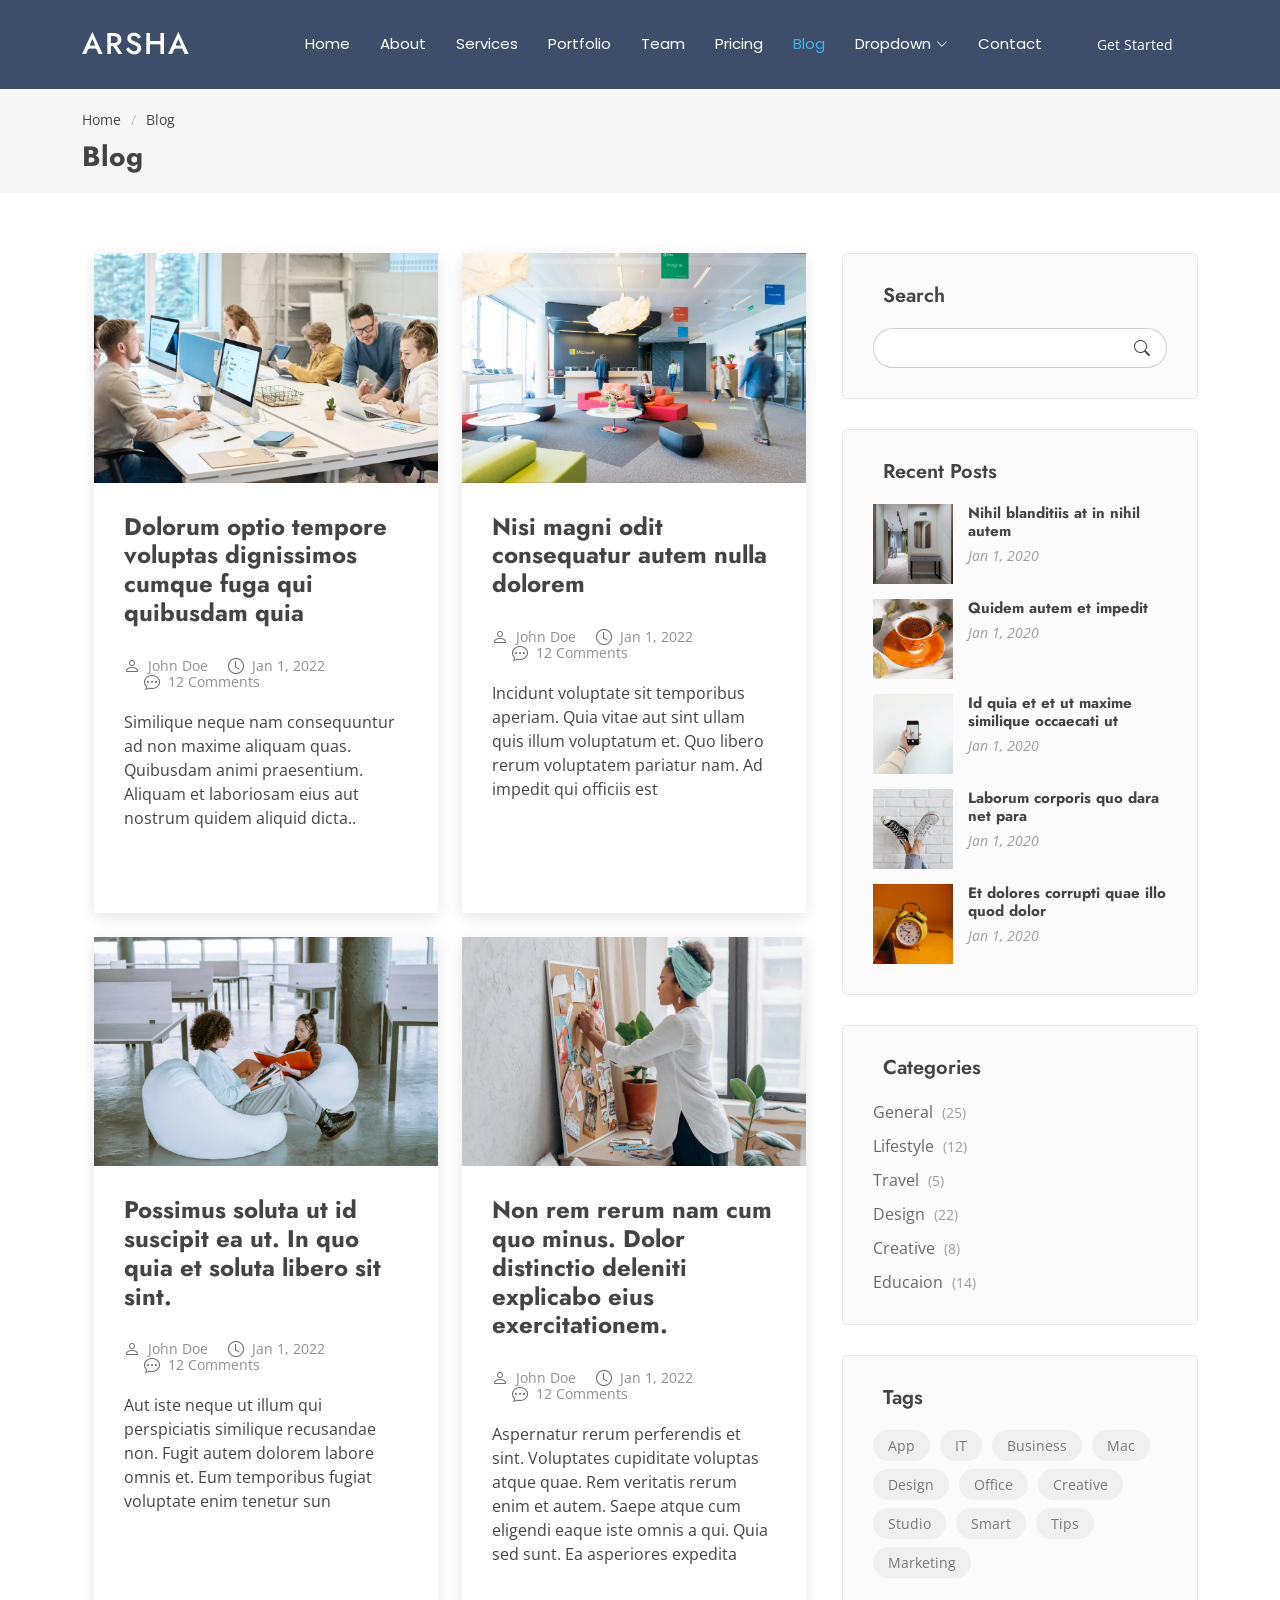
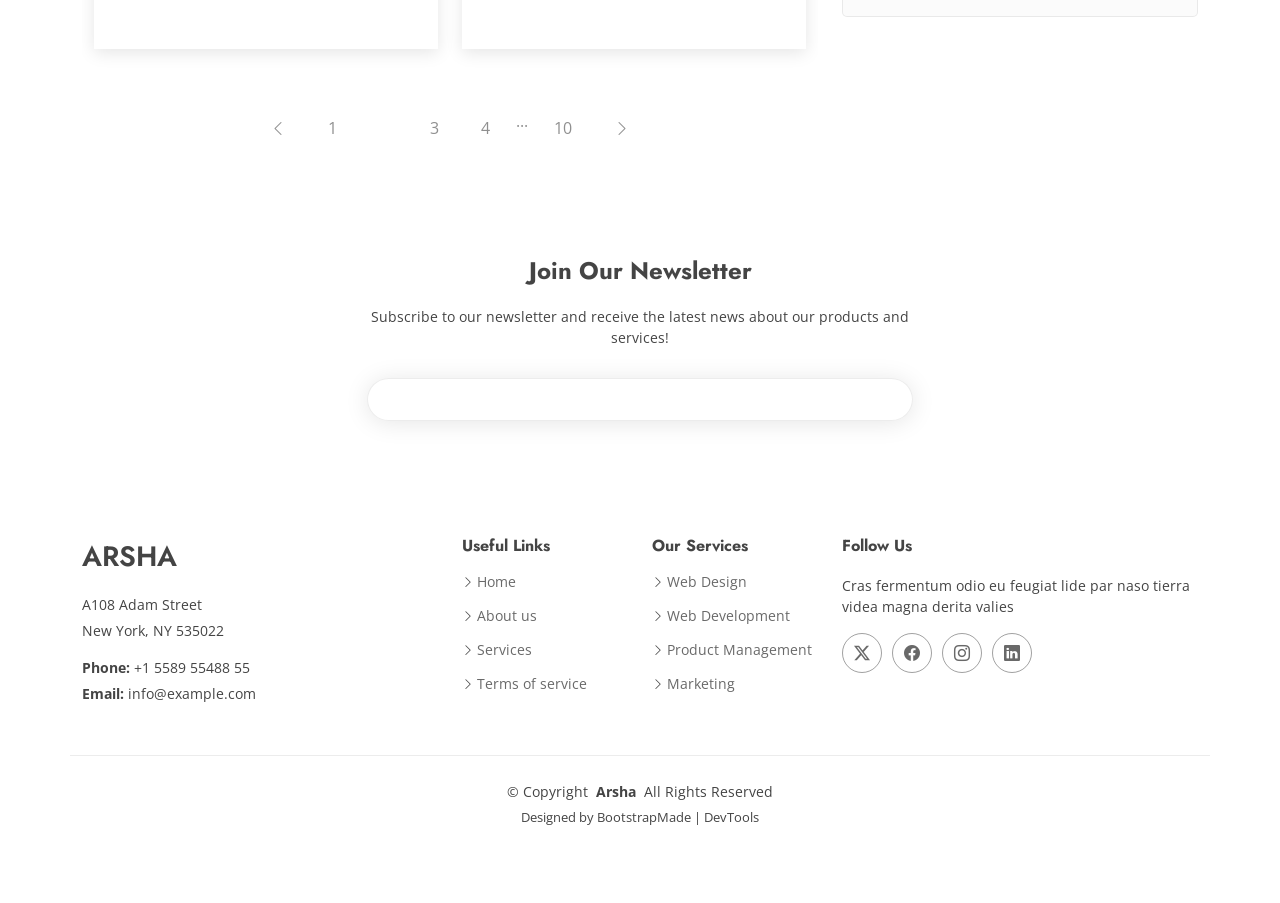
<file: blog.html>
<!DOCTYPE html>
<html lang="en">

<head>
  <meta charset="utf-8">
  <meta content="width=device-width, initial-scale=1.0" name="viewport">
  <title>Blog - Arsha Bootstrap Template</title>
  <meta name="description" content="">
  <meta name="keywords" content="">

  <!-- Favicons -->
  <link href="assets/img/favicon.png" rel="icon">
  <link href="assets/img/apple-touch-icon.png" rel="apple-touch-icon">

  <!-- Fonts -->
  <link href="https://fonts.googleapis.com" rel="preconnect">
  <link href="https://fonts.gstatic.com" rel="preconnect" crossorigin>
  <link href="https://fonts.googleapis.com/css2?family=Open+Sans:ital,wght@0,300;0,400;0,500;0,600;0,700;0,800;1,300;1,400;1,500;1,600;1,700;1,800&family=Poppins:ital,wght@0,100;0,200;0,300;0,400;0,500;0,600;0,700;0,800;0,900;1,100;1,200;1,300;1,400;1,500;1,600;1,700;1,800;1,900&family=Jost:ital,wght@0,100;0,200;0,300;0,400;0,500;0,600;0,700;0,800;0,900;1,100;1,200;1,300;1,400;1,500;1,600;1,700;1,800;1,900&display=swap" rel="stylesheet">

  <!-- Vendor CSS Files -->
  <link href="assets/vendor/bootstrap/css/bootstrap.min.css" rel="stylesheet">
  <link href="assets/vendor/bootstrap-icons/bootstrap-icons.css" rel="stylesheet">
  <link href="assets/vendor/aos/aos.css" rel="stylesheet">
  <link href="assets/vendor/glightbox/css/glightbox.min.css" rel="stylesheet">
  <link href="assets/vendor/swiper/swiper-bundle.min.css" rel="stylesheet">

  <!-- Main CSS File -->
  <link href="assets/css/main.css" rel="stylesheet">

  <!-- =======================================================
  * Template Name: Arsha
  * Template URL: https://bootstrapmade.com/arsha-free-bootstrap-html-template-corporate/
  * Updated: Feb 22 2025 with Bootstrap v5.3.3
  * Author: BootstrapMade.com
  * License: https://bootstrapmade.com/license/
  ======================================================== -->
</head>

<body class="blog-page">

  <header id="header" class="header d-flex align-items-center sticky-top">
    <div class="container-fluid container-xl position-relative d-flex align-items-center">

      <a href="index.html" class="logo d-flex align-items-center me-auto">
        <!-- Uncomment the line below if you also wish to use an image logo -->
        <!-- <img src="assets/img/logo.webp" alt=""> -->
        <h1 class="sitename">Arsha</h1>
      </a>

      <nav id="navmenu" class="navmenu">
        <ul>
          <li><a href="#hero">Home</a></li>
          <li><a href="#about">About</a></li>
          <li><a href="#services">Services</a></li>
          <li><a href="#portfolio">Portfolio</a></li>
          <li><a href="#team">Team</a></li>
          <li><a href="#pricing">Pricing</a></li>
          <li><a href="blog.html" class="active">Blog</a></li>
          <li class="dropdown"><a href="#"><span>Dropdown</span> <i class="bi bi-chevron-down toggle-dropdown"></i></a>
            <ul>
              <li><a href="#">Dropdown 1</a></li>
              <li class="dropdown"><a href="#"><span>Deep Dropdown</span> <i class="bi bi-chevron-down toggle-dropdown"></i></a>
                <ul>
                  <li><a href="#">Deep Dropdown 1</a></li>
                  <li><a href="#">Deep Dropdown 2</a></li>
                  <li><a href="#">Deep Dropdown 3</a></li>
                  <li><a href="#">Deep Dropdown 4</a></li>
                  <li><a href="#">Deep Dropdown 5</a></li>
                </ul>
              </li>
              <li><a href="#">Dropdown 2</a></li>
              <li><a href="#">Dropdown 3</a></li>
              <li><a href="#">Dropdown 4</a></li>
            </ul>
          </li>
          <li><a href="#contact">Contact</a></li>
        </ul>
        <i class="mobile-nav-toggle d-xl-none bi bi-list"></i>
      </nav>

      <a class="btn-getstarted" href="#about">Get Started</a>

    </div>
  </header>

  <main class="main">

    <!-- Page Title -->
    <div class="page-title" data-aos="fade">
      <div class="container">
        <nav class="breadcrumbs">
          <ol>
            <li><a href="index.html">Home</a></li>
            <li class="current">Blog</li>
          </ol>
        </nav>
        <h1>Blog</h1>
      </div>
    </div><!-- End Page Title -->

    <div class="container">
      <div class="row">

        <div class="col-lg-8">

          <!-- Blog Posts Section -->
          <section id="blog-posts" class="blog-posts section">

            <div class="container" data-aos="fade-up" data-aos-delay="100">

              <div class="row gy-4">

                <div class="col-lg-6">
                  <article>

                    <div class="post-img">
                      <img src="assets/img/blog/blog-post-1.webp" alt="" class="img-fluid">
                    </div>

                    <h2 class="title">
                      <a href="blog-details.html">Dolorum optio tempore voluptas dignissimos cumque fuga qui quibusdam quia</a>
                    </h2>

                    <div class="meta-top">
                      <ul>
                        <li class="d-flex align-items-center"><i class="bi bi-person"></i> <a href="blog-details.html">John Doe</a></li>
                        <li class="d-flex align-items-center"><i class="bi bi-clock"></i> <a href="blog-details.html"><time datetime="2022-01-01">Jan 1, 2022</time></a></li>
                        <li class="d-flex align-items-center"><i class="bi bi-chat-dots"></i> <a href="blog-details.html">12 Comments</a></li>
                      </ul>
                    </div>

                    <div class="content">
                      <p>
                        Similique neque nam consequuntur ad non maxime aliquam quas. Quibusdam animi praesentium. Aliquam et laboriosam eius aut nostrum quidem aliquid dicta..
                      </p>

                      <div class="read-more">
                        <a href="blog-details.html">Read More</a>
                      </div>
                    </div>

                  </article>
                </div><!-- End post list item -->

                <div class="col-lg-6">

                  <article>

                    <div class="post-img">
                      <img src="assets/img/blog/blog-post-2.webp" alt="" class="img-fluid">
                    </div>

                    <h2 class="title">
                      <a href="blog-details.html">Nisi magni odit consequatur autem nulla dolorem</a>
                    </h2>

                    <div class="meta-top">
                      <ul>
                        <li class="d-flex align-items-center"><i class="bi bi-person"></i> <a href="blog-details.html">John Doe</a></li>
                        <li class="d-flex align-items-center"><i class="bi bi-clock"></i> <a href="blog-details.html"><time datetime="2022-01-01">Jan 1, 2022</time></a></li>
                        <li class="d-flex align-items-center"><i class="bi bi-chat-dots"></i> <a href="blog-details.html">12 Comments</a></li>
                      </ul>
                    </div>

                    <div class="content">
                      <p>
                        Incidunt voluptate sit temporibus aperiam. Quia vitae aut sint ullam quis illum voluptatum et. Quo libero rerum voluptatem pariatur nam.
                        Ad impedit qui officiis est</p>
                      <div class="read-more">
                        <a href="blog-details.html">Read More</a>
                      </div>
                    </div>

                  </article>

                </div><!-- End post list item -->

                <div class="col-lg-6">

                  <article>

                    <div class="post-img">
                      <img src="assets/img/blog/blog-post-3.webp" alt="" class="img-fluid">
                    </div>

                    <h2 class="title">
                      <a href="blog-details.html">Possimus soluta ut id suscipit ea ut. In quo quia et soluta libero sit sint.</a>
                    </h2>

                    <div class="meta-top">
                      <ul>
                        <li class="d-flex align-items-center"><i class="bi bi-person"></i> <a href="blog-details.html">John Doe</a></li>
                        <li class="d-flex align-items-center"><i class="bi bi-clock"></i> <a href="blog-details.html"><time datetime="2022-01-01">Jan 1, 2022</time></a></li>
                        <li class="d-flex align-items-center"><i class="bi bi-chat-dots"></i> <a href="blog-details.html">12 Comments</a></li>
                      </ul>
                    </div>

                    <div class="content">
                      <p>
                        Aut iste neque ut illum qui perspiciatis similique recusandae non. Fugit autem dolorem labore omnis et. Eum temporibus fugiat voluptate enim tenetur sun</p>
                      <div class="read-more">
                        <a href="blog-details.html">Read More</a>
                      </div>
                    </div>

                  </article>

                </div><!-- End post list item -->

                <div class="col-lg-6">

                  <article>

                    <div class="post-img">
                      <img src="assets/img/blog/blog-post-4.webp" alt="" class="img-fluid">
                    </div>

                    <h2 class="title">
                      <a href="blog-details.html">Non rem rerum nam cum quo minus. Dolor distinctio deleniti explicabo eius exercitationem.</a>
                    </h2>

                    <div class="meta-top">
                      <ul>
                        <li class="d-flex align-items-center"><i class="bi bi-person"></i> <a href="blog-details.html">John Doe</a></li>
                        <li class="d-flex align-items-center"><i class="bi bi-clock"></i> <a href="blog-details.html"><time datetime="2022-01-01">Jan 1, 2022</time></a></li>
                        <li class="d-flex align-items-center"><i class="bi bi-chat-dots"></i> <a href="blog-details.html">12 Comments</a></li>
                      </ul>
                    </div>

                    <div class="content">
                      <p>
                        Aspernatur rerum perferendis et sint. Voluptates cupiditate voluptas atque quae. Rem veritatis rerum enim et autem. Saepe atque cum eligendi eaque iste omnis a qui.
                        Quia sed sunt. Ea asperiores expedita <br></p>
                      <div class="read-more">
                        <a href="blog-details.html">Read More</a>
                      </div>
                    </div>

                  </article>

                </div><!-- End post list item -->

              </div><!-- End blog posts list -->

            </div>

          </section><!-- /Blog Posts Section -->

          <!-- Pagination 2 Section -->
          <section id="pagination-2" class="pagination-2 section">

            <div class="container">
              <div class="d-flex justify-content-center">
                <ul>
                  <li><a href="#"><i class="bi bi-chevron-left"></i></a></li>
                  <li><a href="#">1</a></li>
                  <li><a href="#" class="active">2</a></li>
                  <li><a href="#">3</a></li>
                  <li><a href="#">4</a></li>
                  <li>...</li>
                  <li><a href="#">10</a></li>
                  <li><a href="#"><i class="bi bi-chevron-right"></i></a></li>
                </ul>
              </div>
            </div>

          </section><!-- /Pagination 2 Section -->

        </div>

        <div class="col-lg-4 sidebar">

          <div class="widgets-container" data-aos="fade-up" data-aos-delay="200">

            <!-- Search Widget -->
            <div class="search-widget widget-item">

              <h3 class="widget-title">Search</h3>
              <form action="">
                <input type="text">
                <button type="submit" title="Search"><i class="bi bi-search"></i></button>
              </form>

            </div><!--/Search Widget -->

            <!-- Recent Posts Widget -->
            <div class="recent-posts-widget widget-item">

              <h3 class="widget-title">Recent Posts</h3>

              <div class="post-item">
                <img src="assets/img/blog/blog-post-square-1.webp" alt="" class="flex-shrink-0">
                <div>
                  <h4><a href="blog-details.html">Nihil blanditiis at in nihil autem</a></h4>
                  <time datetime="2020-01-01">Jan 1, 2020</time>
                </div>
              </div><!-- End recent post item-->

              <div class="post-item">
                <img src="assets/img/blog/blog-post-square-2.webp" alt="" class="flex-shrink-0">
                <div>
                  <h4><a href="blog-details.html">Quidem autem et impedit</a></h4>
                  <time datetime="2020-01-01">Jan 1, 2020</time>
                </div>
              </div><!-- End recent post item-->

              <div class="post-item">
                <img src="assets/img/blog/blog-post-square-3.webp" alt="" class="flex-shrink-0">
                <div>
                  <h4><a href="blog-details.html">Id quia et et ut maxime similique occaecati ut</a></h4>
                  <time datetime="2020-01-01">Jan 1, 2020</time>
                </div>
              </div><!-- End recent post item-->

              <div class="post-item">
                <img src="assets/img/blog/blog-post-square-4.webp" alt="" class="flex-shrink-0">
                <div>
                  <h4><a href="blog-details.html">Laborum corporis quo dara net para</a></h4>
                  <time datetime="2020-01-01">Jan 1, 2020</time>
                </div>
              </div><!-- End recent post item-->

              <div class="post-item">
                <img src="assets/img/blog/blog-post-square-5.webp" alt="" class="flex-shrink-0">
                <div>
                  <h4><a href="blog-details.html">Et dolores corrupti quae illo quod dolor</a></h4>
                  <time datetime="2020-01-01">Jan 1, 2020</time>
                </div>
              </div><!-- End recent post item-->

            </div><!--/Recent Posts Widget -->

            <!-- Categories Widget -->
            <div class="categories-widget widget-item">

              <h3 class="widget-title">Categories</h3>
              <ul class="mt-3">
                <li><a href="#">General <span>(25)</span></a></li>
                <li><a href="#">Lifestyle <span>(12)</span></a></li>
                <li><a href="#">Travel <span>(5)</span></a></li>
                <li><a href="#">Design <span>(22)</span></a></li>
                <li><a href="#">Creative <span>(8)</span></a></li>
                <li><a href="#">Educaion <span>(14)</span></a></li>
              </ul>

            </div><!--/Categories Widget -->

            <!-- Tags Widget -->
            <div class="tags-widget widget-item">

              <h3 class="widget-title">Tags</h3>
              <ul>
                <li><a href="#">App</a></li>
                <li><a href="#">IT</a></li>
                <li><a href="#">Business</a></li>
                <li><a href="#">Mac</a></li>
                <li><a href="#">Design</a></li>
                <li><a href="#">Office</a></li>
                <li><a href="#">Creative</a></li>
                <li><a href="#">Studio</a></li>
                <li><a href="#">Smart</a></li>
                <li><a href="#">Tips</a></li>
                <li><a href="#">Marketing</a></li>
              </ul>

            </div><!--/Tags Widget -->

          </div>

        </div>

      </div>
    </div>

  </main>

  <footer id="footer" class="footer">

    <div class="footer-newsletter">
      <div class="container">
        <div class="row justify-content-center text-center">
          <div class="col-lg-6">
            <h4>Join Our Newsletter</h4>
            <p>Subscribe to our newsletter and receive the latest news about our products and services!</p>
            <form action="forms/newsletter.php" method="post" class="php-email-form">
              <div class="newsletter-form"><input type="email" name="email"><input type="submit" value="Subscribe"></div>
              <div class="loading">Loading</div>
              <div class="error-message"></div>
              <div class="sent-message">Your subscription request has been sent. Thank you!</div>
            </form>
          </div>
        </div>
      </div>
    </div>

    <div class="container footer-top">
      <div class="row gy-4">
        <div class="col-lg-4 col-md-6 footer-about">
          <a href="index.html" class="d-flex align-items-center">
            <span class="sitename">Arsha</span>
          </a>
          <div class="footer-contact pt-3">
            <p>A108 Adam Street</p>
            <p>New York, NY 535022</p>
            <p class="mt-3"><strong>Phone:</strong> <span>+1 5589 55488 55</span></p>
            <p><strong>Email:</strong> <span>info@example.com</span></p>
          </div>
        </div>

        <div class="col-lg-2 col-md-3 footer-links">
          <h4>Useful Links</h4>
          <ul>
            <li><i class="bi bi-chevron-right"></i> <a href="#">Home</a></li>
            <li><i class="bi bi-chevron-right"></i> <a href="#">About us</a></li>
            <li><i class="bi bi-chevron-right"></i> <a href="#">Services</a></li>
            <li><i class="bi bi-chevron-right"></i> <a href="#">Terms of service</a></li>
          </ul>
        </div>

        <div class="col-lg-2 col-md-3 footer-links">
          <h4>Our Services</h4>
          <ul>
            <li><i class="bi bi-chevron-right"></i> <a href="#">Web Design</a></li>
            <li><i class="bi bi-chevron-right"></i> <a href="#">Web Development</a></li>
            <li><i class="bi bi-chevron-right"></i> <a href="#">Product Management</a></li>
            <li><i class="bi bi-chevron-right"></i> <a href="#">Marketing</a></li>
          </ul>
        </div>

        <div class="col-lg-4 col-md-12">
          <h4>Follow Us</h4>
          <p>Cras fermentum odio eu feugiat lide par naso tierra videa magna derita valies</p>
          <div class="social-links d-flex">
            <a href=""><i class="bi bi-twitter-x"></i></a>
            <a href=""><i class="bi bi-facebook"></i></a>
            <a href=""><i class="bi bi-instagram"></i></a>
            <a href=""><i class="bi bi-linkedin"></i></a>
          </div>
        </div>

      </div>
    </div>

    <div class="container copyright text-center mt-4">
      <p>© <span>Copyright</span> <strong class="px-1 sitename">Arsha</strong> <span>All Rights Reserved</span></p>
      <div class="credits">
        <!-- All the links in the footer should remain intact. -->
        <!-- You can delete the links only if you've purchased the pro version. -->
        <!-- Licensing information: https://bootstrapmade.com/license/ -->
        <!-- Purchase the pro version with working PHP/AJAX contact form: [buy-url] -->
        Designed by <a href="https://bootstrapmade.com/">BootstrapMade</a> | <a href="https://bootstrapmade.com/tools/">DevTools</a>
      </div>
    </div>

  </footer>

  <!-- Scroll Top -->
  <a href="#" id="scroll-top" class="scroll-top d-flex align-items-center justify-content-center"><i class="bi bi-arrow-up-short"></i></a>

  <!-- Preloader -->
  <div id="preloader"></div>

  <!-- Vendor JS Files -->
  <script src="assets/vendor/bootstrap/js/bootstrap.bundle.min.js"></script>
  <script src="assets/vendor/php-email-form/validate.js"></script>
  <script src="assets/vendor/aos/aos.js"></script>
  <script src="assets/vendor/glightbox/js/glightbox.min.js"></script>
  <script src="assets/vendor/swiper/swiper-bundle.min.js"></script>
  <script src="assets/vendor/waypoints/noframework.waypoints.js"></script>
  <script src="assets/vendor/imagesloaded/imagesloaded.pkgd.min.js"></script>
  <script src="assets/vendor/isotope-layout/isotope.pkgd.min.js"></script>

  <!-- Main JS File -->
  <script src="assets/js/main.js"></script>

</body>

</html>
</file>
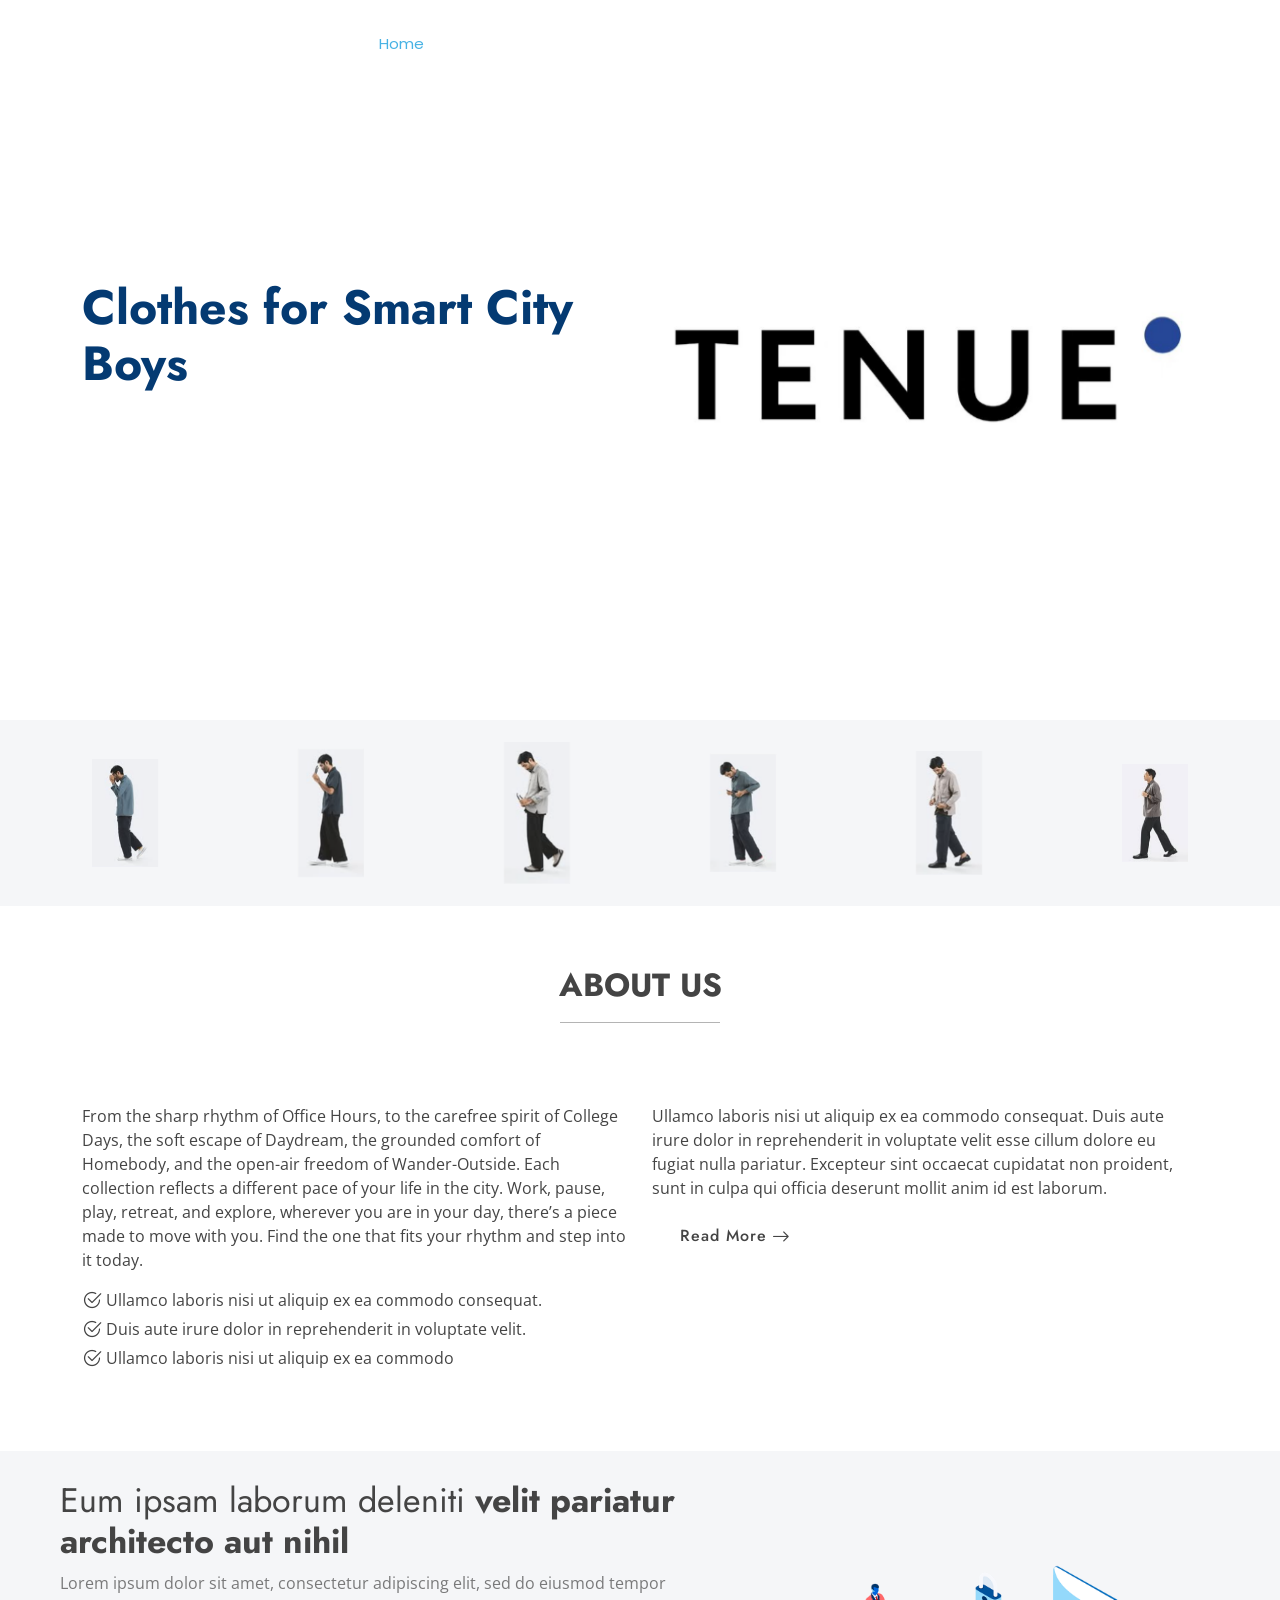
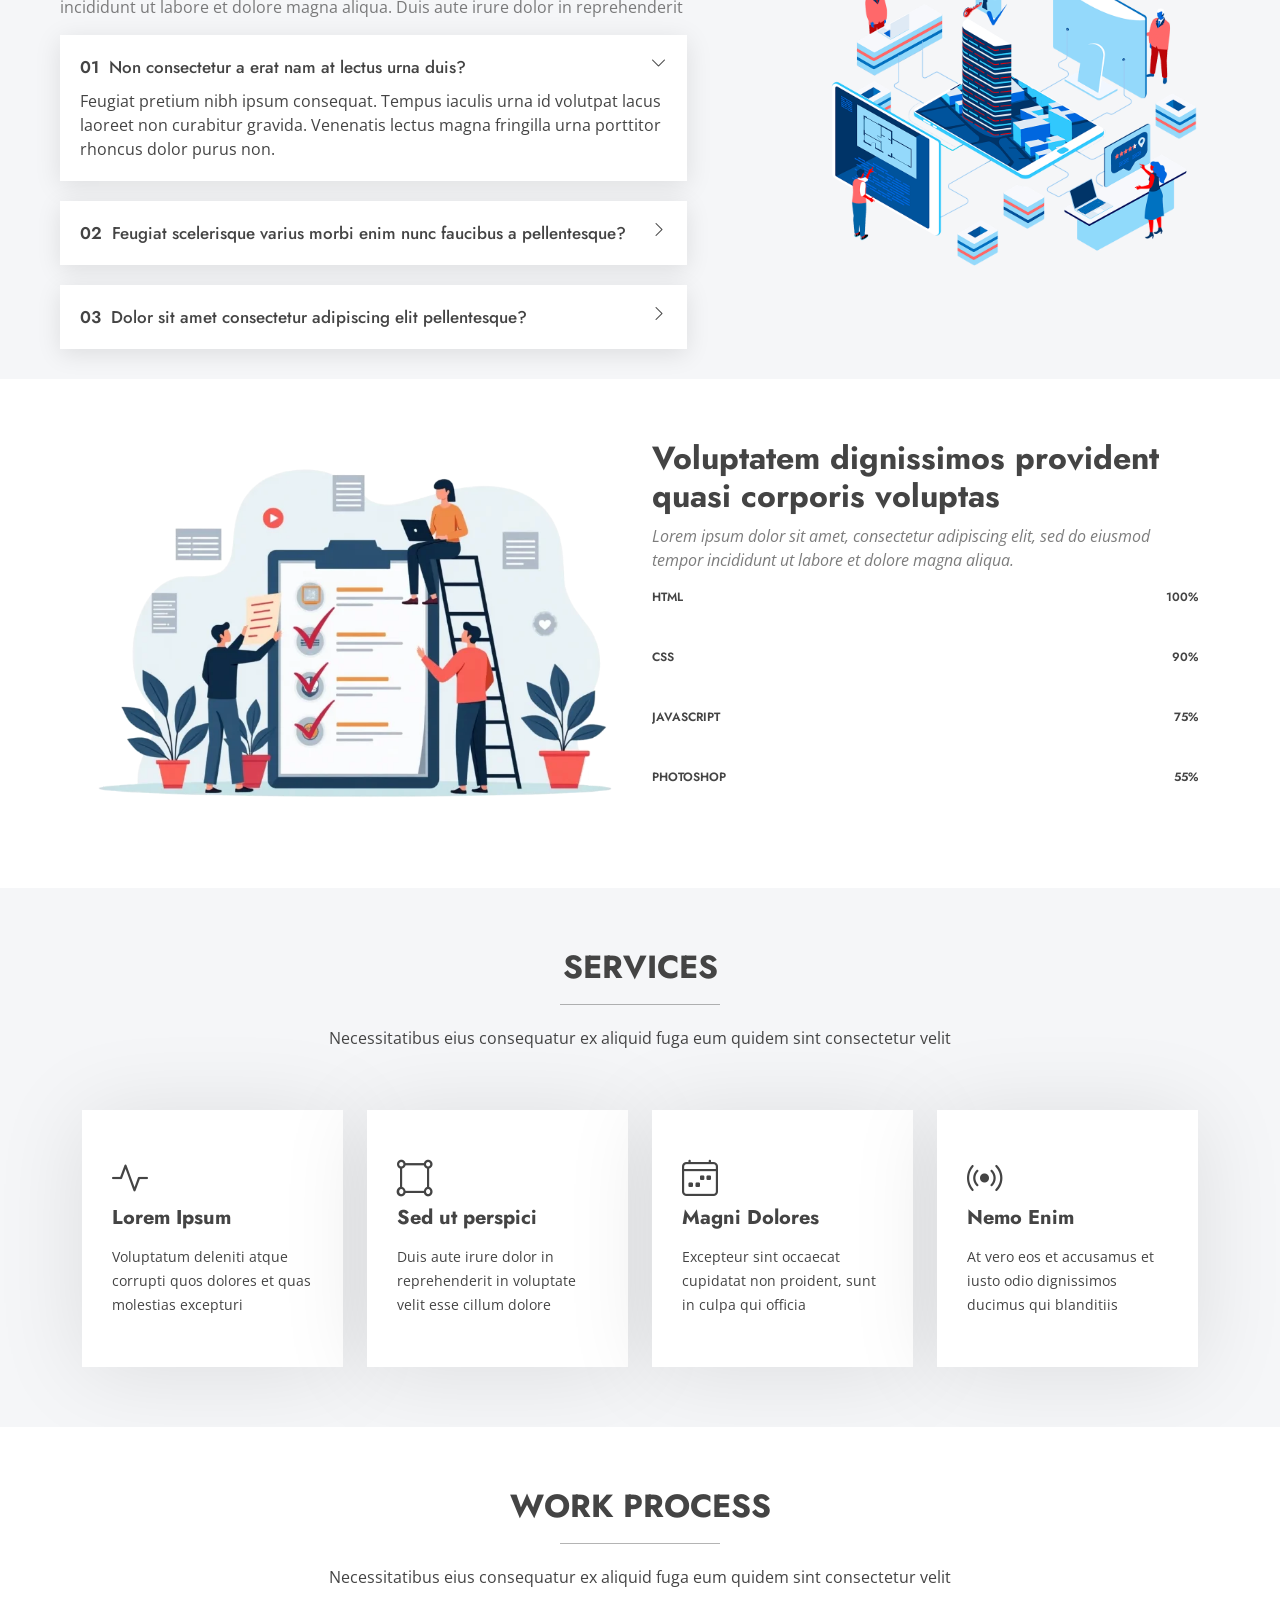
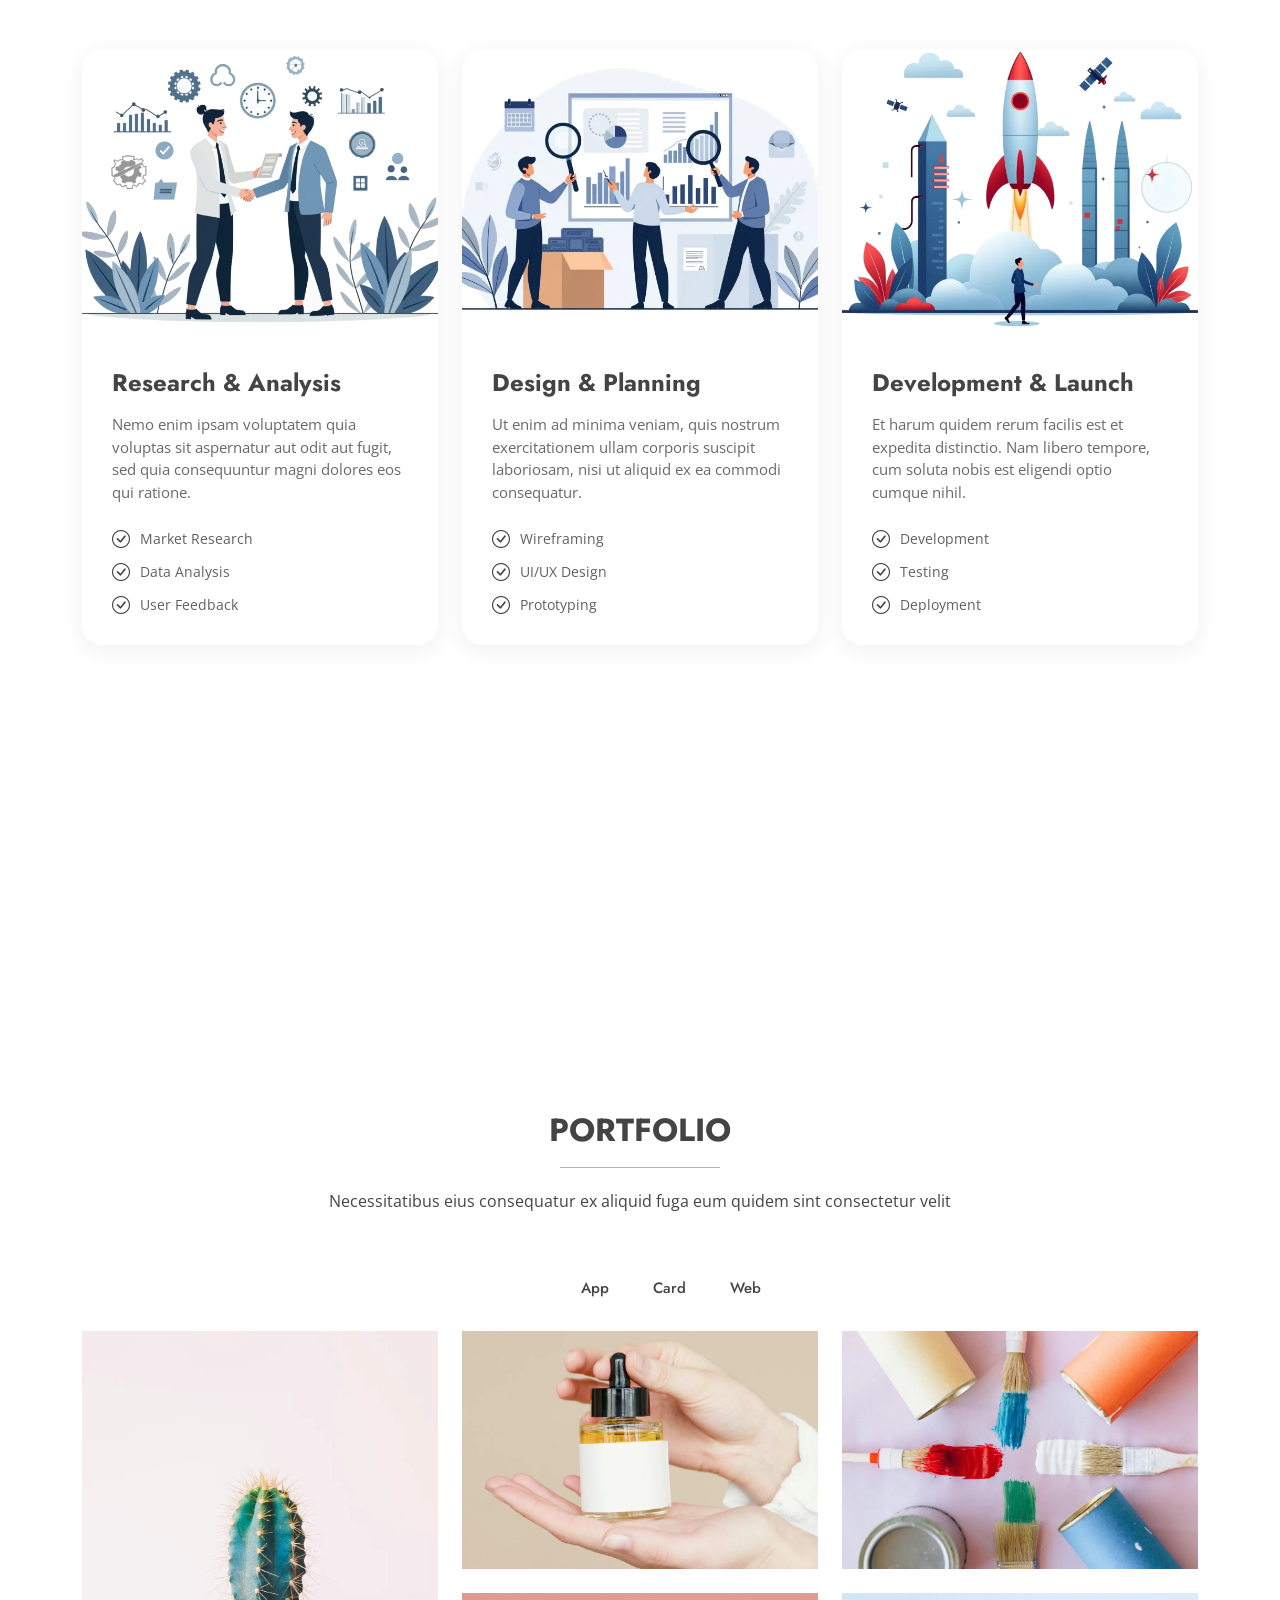
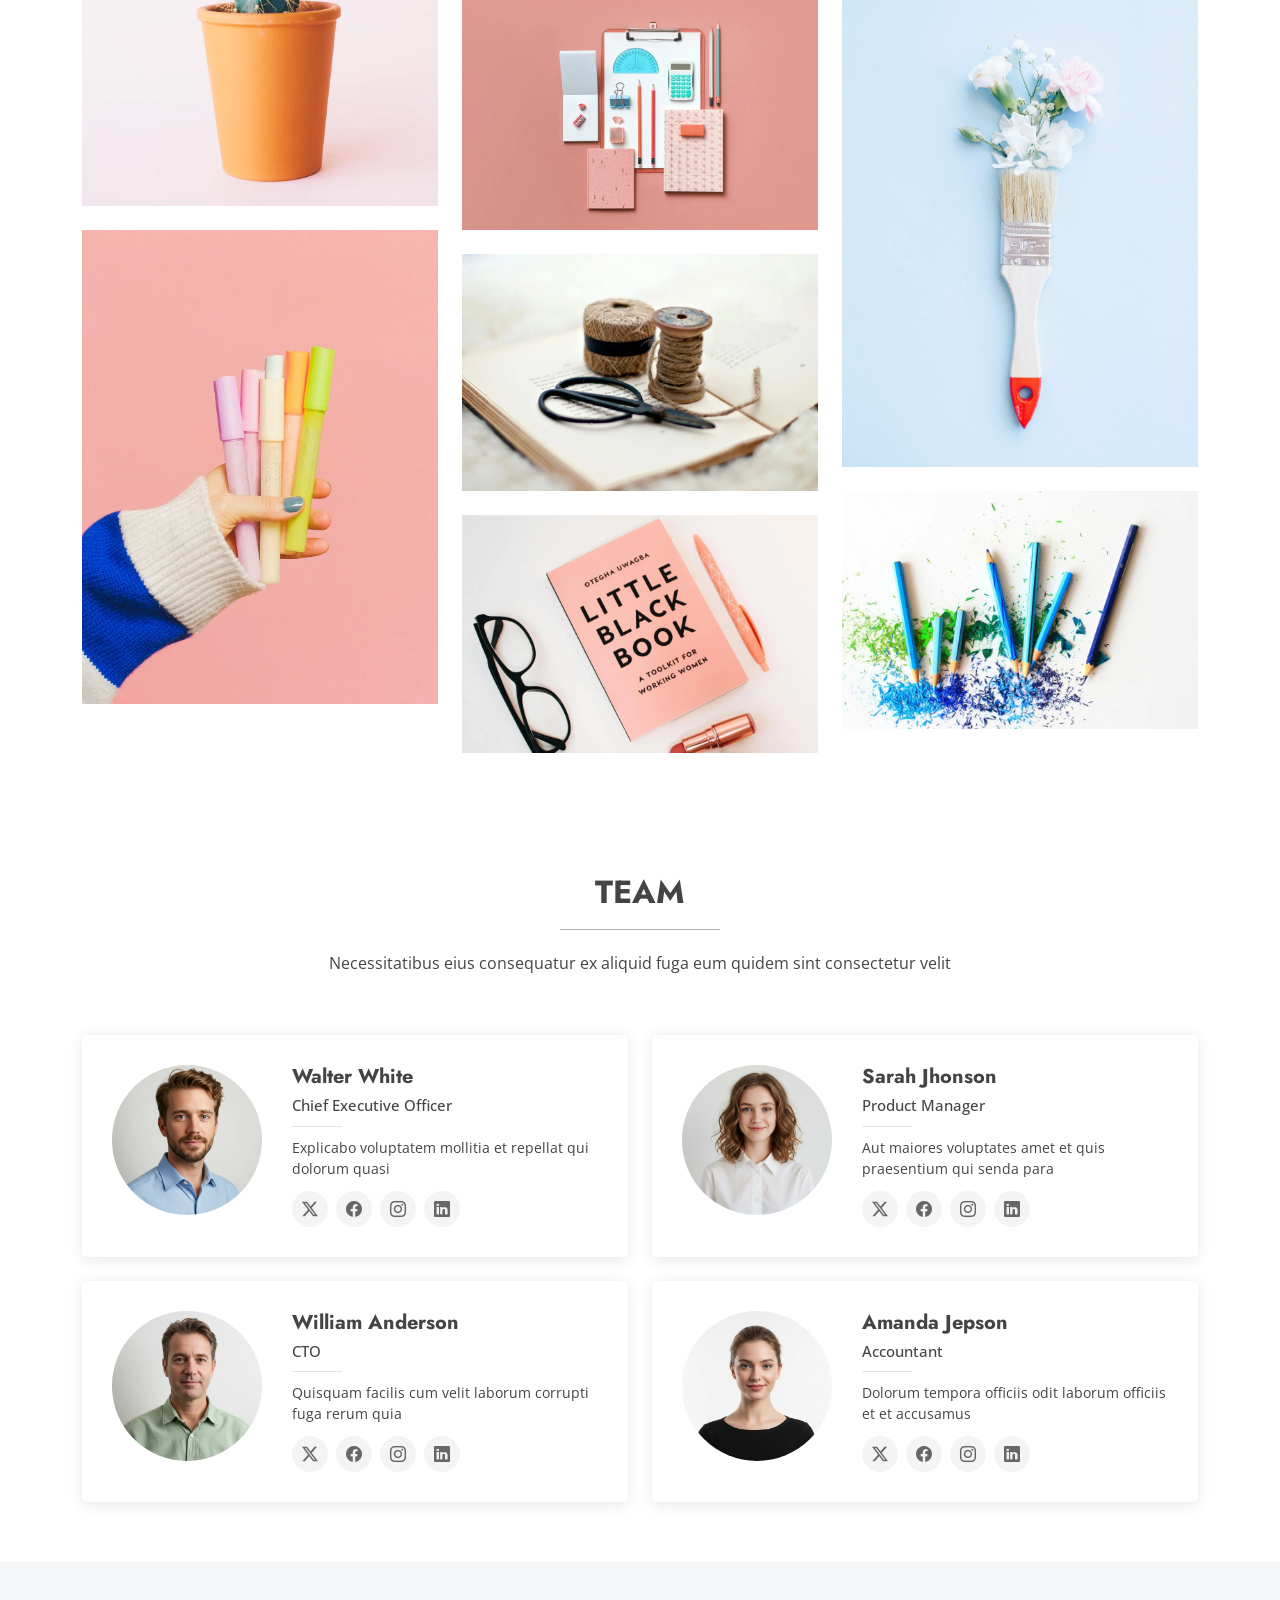
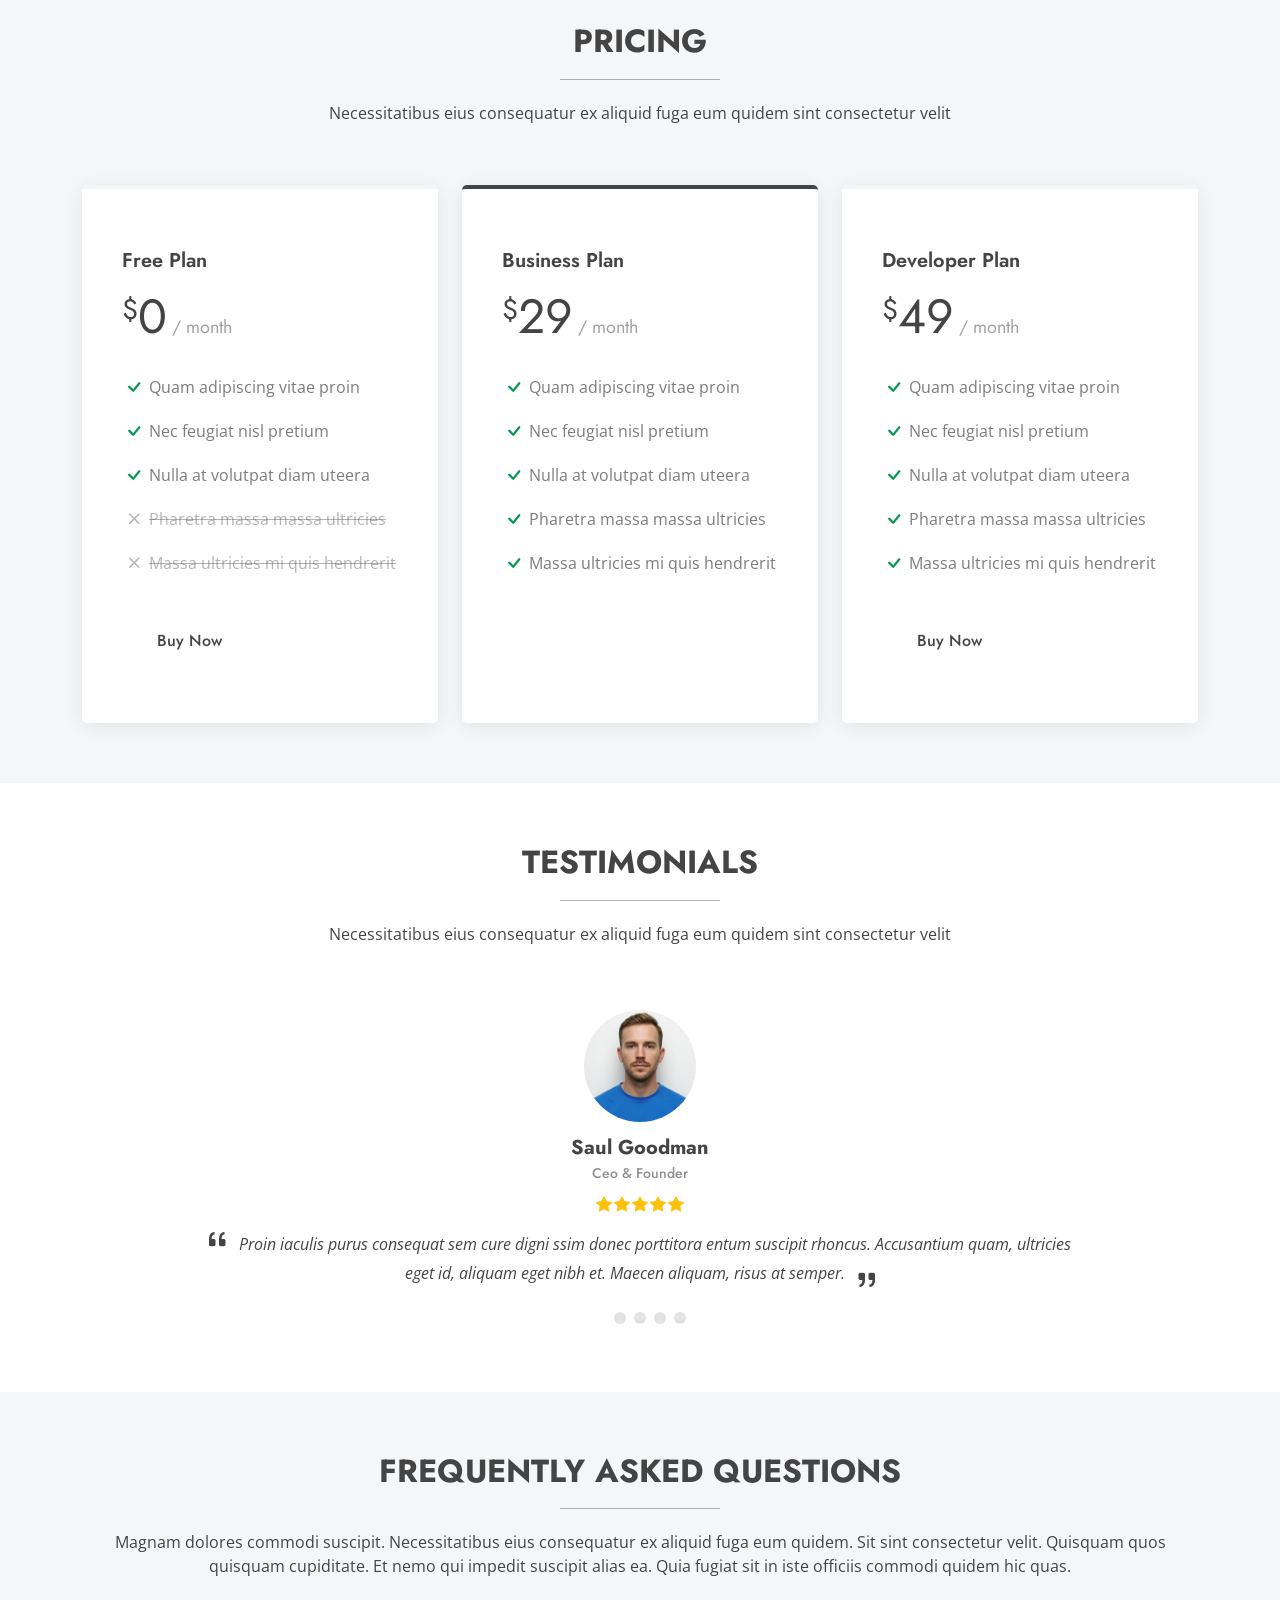
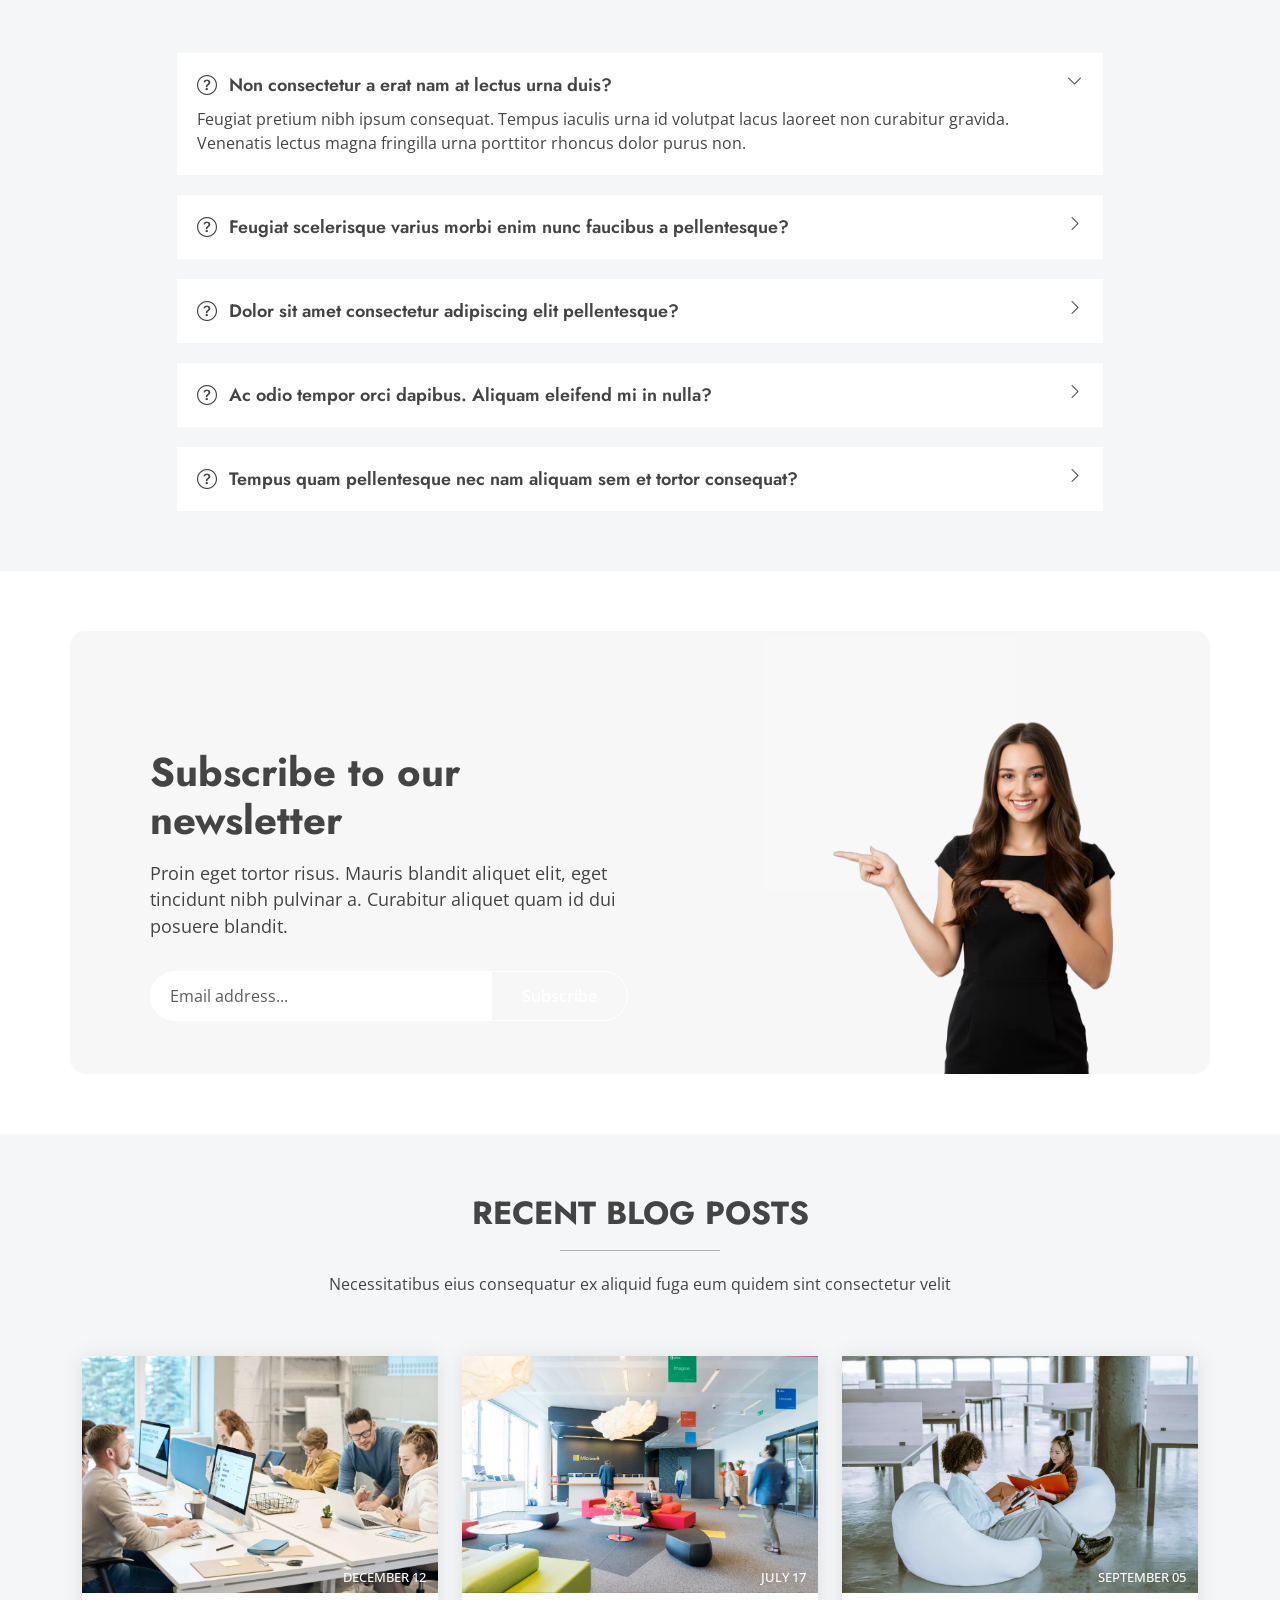
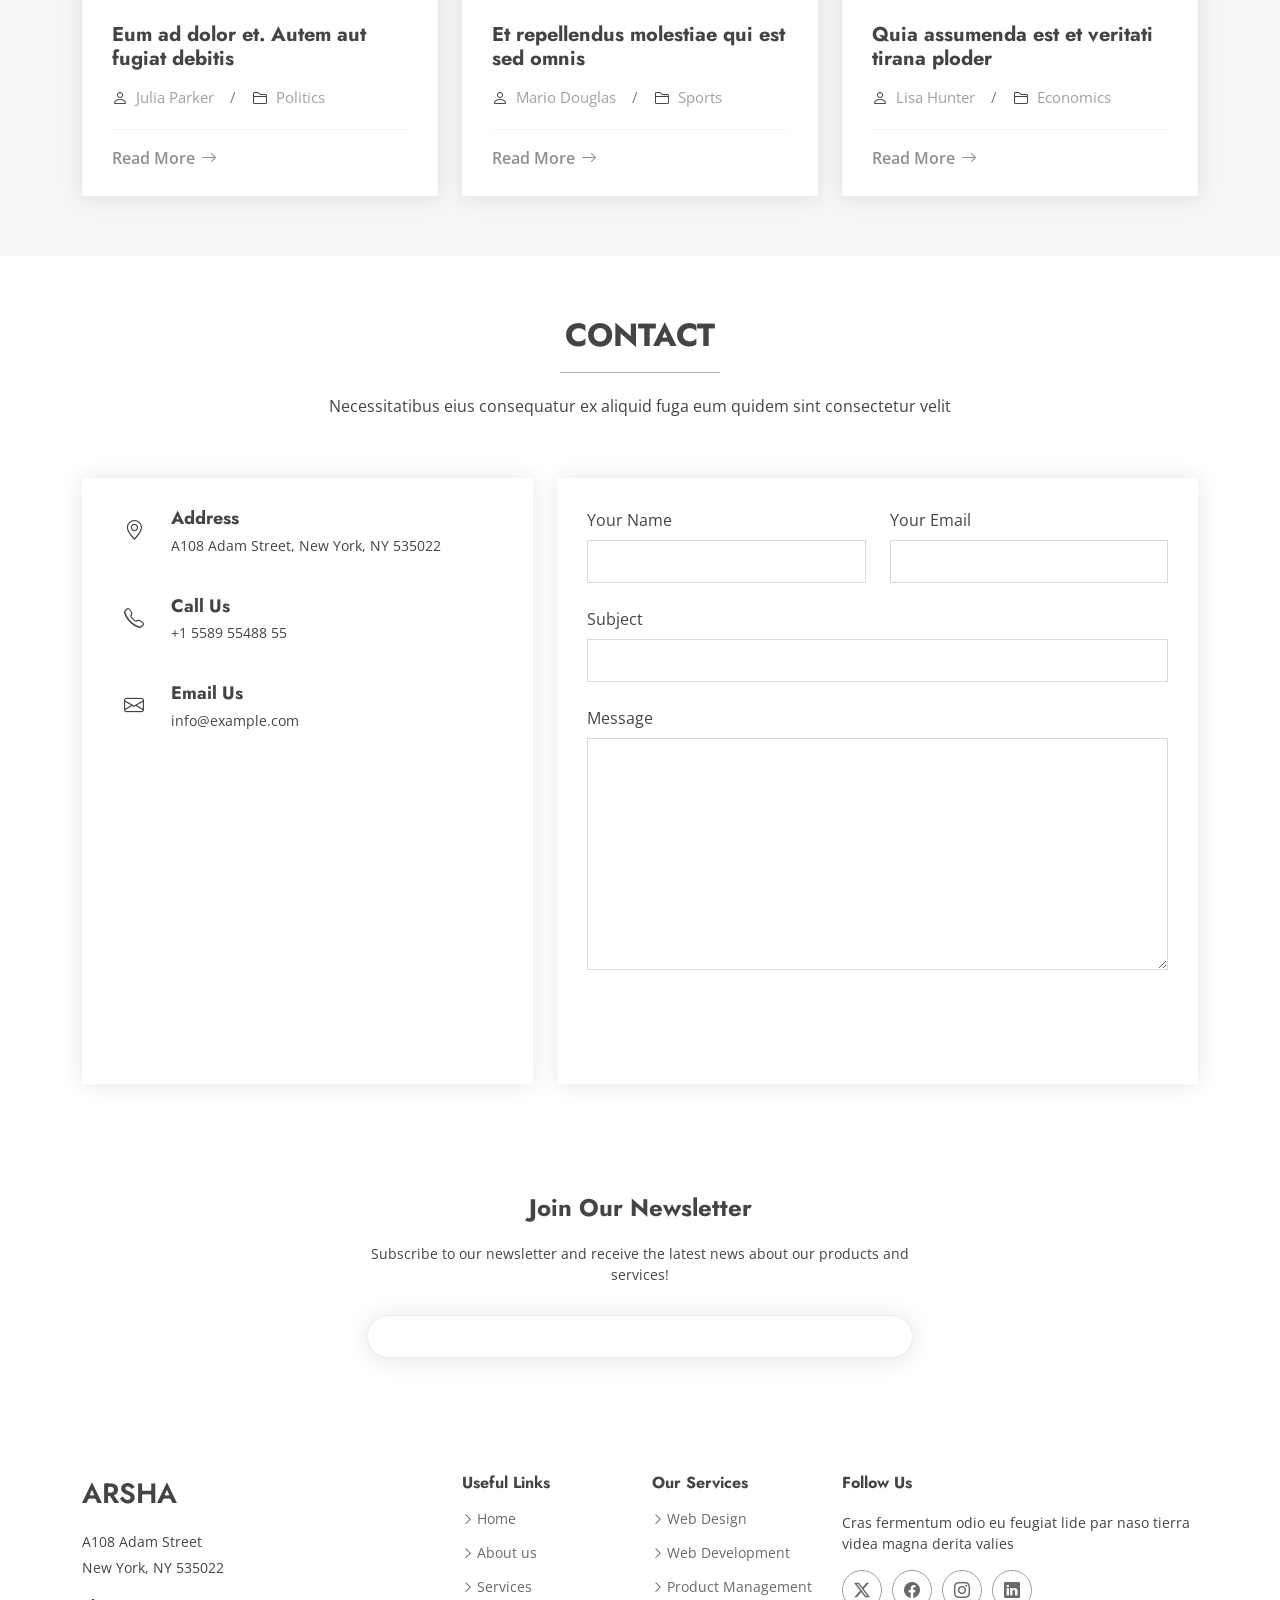
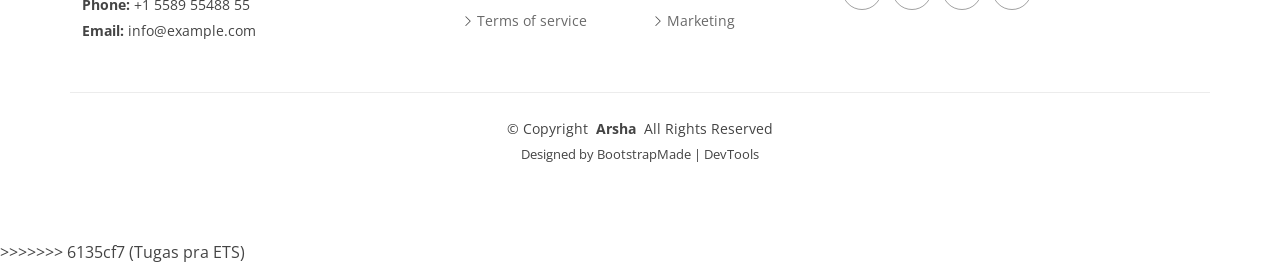
<file: home.html>
<head>
  <meta charset="utf-8">
  <meta content="width=device-width, initial-scale=1.0" name="viewport">
  <title>Home Tenue</title>
  <meta name="description" content="">
  <meta name="keywords" content="">

  <!-- Favicons -->
  <link href="assets/img/favicon.png" rel="icon">
  <link href="assets/img/apple-touch-icon.png" rel="apple-touch-icon">

  <!-- Fonts -->
  <link href="https://fonts.googleapis.com" rel="preconnect">
  <link href="https://fonts.gstatic.com" rel="preconnect" crossorigin>
  <link href="https://fonts.googleapis.com/css2?family=Open+Sans:ital,wght@0,300;0,400;0,500;0,600;0,700;0,800;1,300;1,400;1,500;1,600;1,700;1,800&family=Poppins:ital,wght@0,100;0,200;0,300;0,400;0,500;0,600;0,700;0,800;0,900;1,100;1,200;1,300;1,400;1,500;1,600;1,700;1,800;1,900&family=Jost:ital,wght@0,100;0,200;0,300;0,400;0,500;0,600;0,700;0,800;0,900;1,100;1,200;1,300;1,400;1,500;1,600;1,700;1,800;1,900&display=swap" rel="stylesheet">

  <!-- Vendor CSS Files -->
  <link href="assets/vendor/bootstrap/css/bootstrap.min.css" rel="stylesheet">
  <link href="assets/vendor/bootstrap-icons/bootstrap-icons.css" rel="stylesheet">
  <link href="assets/vendor/aos/aos.css" rel="stylesheet">
  <link href="assets/vendor/glightbox/css/glightbox.min.css" rel="stylesheet">
  <link href="assets/vendor/swiper/swiper-bundle.min.css" rel="stylesheet">

  <!-- Main CSS File -->
  <link href="assets/css/main.css" rel="stylesheet">

  <!-- =======================================================
  * Template Name: Arsha
  * Template URL: https://bootstrapmade.com/arsha-free-bootstrap-html-template-corporate/
  * Updated: Feb 22 2025 with Bootstrap v5.3.3
  * Author: BootstrapMade.com
  * License: https://bootstrapmade.com/license/
  ======================================================== -->
</head>

<body class="index-page">

  <header id="header" class="header d-flex align-items-center fixed-top">
    <div class="container-fluid container-xl position-relative d-flex align-items-center">

      <a href="index.html" class="logo d-flex align-items-center me-auto">
        <!-- Uncomment the line below if you also wish to use an image logo -->
        <!-- <img src="assets/img/logo.webp" alt=""> -->
        <h1 class="sitename">Tenue de attire</h1>
      </a>

      <nav id="navmenu" class="navmenu">
        <ul>
          <li><a href="#hero" class="active">Home</a></li>
          <li><a href="#about">About</a></li>
          <li><a href="#services">Services</a></li>
          <li><a href="#portfolio">Portfolio</a></li>
          <li><a href="#pricing">Pricing</a></li>
          <li><a href="blog.html">Blog</a></li>
          <li class="dropdown"><a href="#"><span>Dropdown</span> <i class="bi bi-chevron-down toggle-dropdown"></i></a>
            <ul>
              <li><a href="#">Dropdown 1</a></li>
              <li class="dropdown"><a href="#"><span>Deep Dropdown</span> <i class="bi bi-chevron-down toggle-dropdown"></i></a>
                <ul>
                  <li><a href="#">Deep Dropdown 1</a></li>
                  <li><a href="#">Deep Dropdown 2</a></li>
                  <li><a href="#">Deep Dropdown 3</a></li>
                  <li><a href="#">Deep Dropdown 4</a></li>
                  <li><a href="#">Deep Dropdown 5</a></li>
                </ul>
              </li>
              <li><a href="#">Dropdown 2</a></li>
              <li><a href="#">Dropdown 3</a></li>
              <li><a href="#">Dropdown 4</a></li>
            </ul>
          </li>
          <li><a href="#contact">Contact</a></li>
        </ul>
        <i class="mobile-nav-toggle d-xl-none bi bi-list"></i>
      </nav>

      <a class="btn-getstarted" href="#about">Get Started</a>

    </div>
  </header>

  <main class="main">

    <!-- Hero Section -->
    <section id="hero" class="hero section dark-background">

      <div class="container">
        <div class="row gy-4">
          <div class="col-lg-6 order-2 order-lg-1 d-flex flex-column justify-content-center" data-aos="zoom-out">
            <h1>Clothes for Smart City Boys</h1>
            <p>We Make Cool Things For City Living</p>
            <div class="d-flex">
              <a href="#about" class="btn-get-started">Get Started</a>
              <a href="https://www.youtube.com/watch?v=Y7f98aduVJ8" class="glightbox btn-watch-video d-flex align-items-center"><i class="bi bi-play-circle"></i><span>Watch Video</span></a>
            </div>
          </div>
          <div class="col-lg-6 order-1 order-lg-2 logo-img" data-aos="zoom-out" data-aos-delay="200">
            <img src="assets/img/logo-img.png" class="img-fluid animated" alt="">
          </div>
        </div>
      </div>

    </section><!-- /Hero Section -->

    <!-- Clients Section -->
    <section id="clients" class="clients section light-background">

      <div class="container" data-aos="zoom-in">

        <div class="swiper init-swiper">
          <script type="application/json" class="swiper-config">
            {
              "loop": true,
              "speed": 600,
              "autoplay": {
                "delay": 5000
              },
              "slidesPerView": "auto",
              "pagination": {
                "el": ".swiper-pagination",
                "type": "bullets",
                "clickable": true
              },
              "breakpoints": {
                "320": {
                  "slidesPerView": 2,
                  "spaceBetween": 40
                },
                "480": {
                  "slidesPerView": 3,
                  "spaceBetween": 60
                },
                "640": {
                  "slidesPerView": 4,
                  "spaceBetween": 80
                },
                "992": {
                  "slidesPerView": 5,
                  "spaceBetween": 120
                },
                "1200": {
                  "slidesPerView": 6,
                  "spaceBetween": 120
                }
              }
            }
          </script>
          <div class="swiper-wrapper align-items-center">
            <div class="swiper-slide"><img src="assets/img/clients/everyday-1.png" class="img-fluid" alt=""></div>
            <div class="swiper-slide"><img src="assets/img/clients/everyday-2.png" class="img-fluid" alt=""></div>
            <div class="swiper-slide"><img src="assets/img/clients/everyday-3.png" class="img-fluid" alt=""></div>
            <div class="swiper-slide"><img src="assets/img/clients/everyday-4.png" class="img-fluid" alt=""></div>
            <div class="swiper-slide"><img src="assets/img/clients/everyday-5.png" class="img-fluid" alt=""></div>
            <div class="swiper-slide"><img src="assets/img/clients/everyday-6.png" class="img-fluid" alt=""></div>
            <div class="swiper-slide"><img src="assets/img/clients/everyday-7.png" class="img-fluid" alt=""></div>
            <div class="swiper-slide"><img src="assets/img/clients/everyday-8.png" class="img-fluid" alt=""></div>
            <div class="swiper-slide"><img src="assets/img/clients/everyday-9.png" class="img-fluid" alt=""></div>
          </div>
        </div>

      </div>

    </section><!-- /Clients Section -->

    <!-- About Section -->
    <section id="about" class="about section">

      <!-- Section Title -->
      <div class="container section-title" data-aos="fade-up">
        <h2>About Us</h2>
      </div><!-- End Section Title -->

      <div class="container">

        <div class="row gy-4">

          <div class="col-lg-6 content" data-aos="fade-up" data-aos-delay="100">
            <p>
            From the sharp rhythm of Office Hours, to the carefree spirit of College Days, the soft escape of Daydream, the grounded comfort of Homebody, and the open-air freedom of Wander-Outside.

Each collection reflects a different pace of your life in the city.

Work, pause, play, retreat, and explore, wherever you are in your day, there’s a piece made to move with you.

Find the one that fits your rhythm and step into it today.
            </p>
            <ul>
              <li><i class="bi bi-check2-circle"></i> <span>Ullamco laboris nisi ut aliquip ex ea commodo consequat.</span></li>
              <li><i class="bi bi-check2-circle"></i> <span>Duis aute irure dolor in reprehenderit in voluptate velit.</span></li>
              <li><i class="bi bi-check2-circle"></i> <span>Ullamco laboris nisi ut aliquip ex ea commodo</span></li>
            </ul>
          </div>

          <div class="col-lg-6" data-aos="fade-up" data-aos-delay="200">
            <p>Ullamco laboris nisi ut aliquip ex ea commodo consequat. Duis aute irure dolor in reprehenderit in voluptate velit esse cillum dolore eu fugiat nulla pariatur. Excepteur sint occaecat cupidatat non proident, sunt in culpa qui officia deserunt mollit anim id est laborum. </p>
            <a href="#" class="read-more"><span>Read More</span><i class="bi bi-arrow-right"></i></a>
          </div>

        </div>

      </div>

    </section><!-- /About Section -->

    <!-- Why Us Section -->
    <section id="why-us" class="section why-us light-background" data-builder="section">

      <div class="container-fluid">

        <div class="row gy-4">

          <div class="col-lg-7 d-flex flex-column justify-content-center order-2 order-lg-1">

            <div class="content px-xl-5" data-aos="fade-up" data-aos-delay="100">
              <h3><span>Eum ipsam laborum deleniti </span><strong>velit pariatur architecto aut nihil</strong></h3>
              <p>
                Lorem ipsum dolor sit amet, consectetur adipiscing elit, sed do eiusmod tempor incididunt ut labore et dolore magna aliqua. Duis aute irure dolor in reprehenderit
              </p>
            </div>

            <div class="faq-container px-xl-5" data-aos="fade-up" data-aos-delay="200">

              <div class="faq-item faq-active">

                <h3><span>01</span> Non consectetur a erat nam at lectus urna duis?</h3>
                <div class="faq-content">
                  <p>Feugiat pretium nibh ipsum consequat. Tempus iaculis urna id volutpat lacus laoreet non curabitur gravida. Venenatis lectus magna fringilla urna porttitor rhoncus dolor purus non.</p>
                </div>
                <i class="faq-toggle bi bi-chevron-right"></i>
              </div><!-- End Faq item-->

              <div class="faq-item">
                <h3><span>02</span> Feugiat scelerisque varius morbi enim nunc faucibus a pellentesque?</h3>
                <div class="faq-content">
                  <p>Dolor sit amet consectetur adipiscing elit pellentesque habitant morbi. Id interdum velit laoreet id donec ultrices. Fringilla phasellus faucibus scelerisque eleifend donec pretium. Est pellentesque elit ullamcorper dignissim. Mauris ultrices eros in cursus turpis massa tincidunt dui.</p>
                </div>
                <i class="faq-toggle bi bi-chevron-right"></i>
              </div><!-- End Faq item-->

              <div class="faq-item">
                <h3><span>03</span> Dolor sit amet consectetur adipiscing elit pellentesque?</h3>
                <div class="faq-content">
                  <p>Eleifend mi in nulla posuere sollicitudin aliquam ultrices sagittis orci. Faucibus pulvinar elementum integer enim. Sem nulla pharetra diam sit amet nisl suscipit. Rutrum tellus pellentesque eu tincidunt. Lectus urna duis convallis convallis tellus. Urna molestie at elementum eu facilisis sed odio morbi quis</p>
                </div>
                <i class="faq-toggle bi bi-chevron-right"></i>
              </div><!-- End Faq item-->

            </div>

          </div>

          <div class="col-lg-5 order-1 order-lg-2 why-us-img">
            <img src="assets/img/why-us.png" class="img-fluid" alt="" data-aos="zoom-in" data-aos-delay="100">
          </div>
        </div>

      </div>

    </section><!-- /Why Us Section -->

    <!-- Skills Section -->
    <section id="skills" class="skills section">

      <div class="container" data-aos="fade-up" data-aos-delay="100">

        <div class="row">

          <div class="col-lg-6 d-flex align-items-center">
            <img src="assets/img/illustration/illustration-10.webp" class="img-fluid" alt="">
          </div>

          <div class="col-lg-6 pt-4 pt-lg-0 content">

            <h3>Voluptatem dignissimos provident quasi corporis voluptas</h3>
            <p class="fst-italic">
              Lorem ipsum dolor sit amet, consectetur adipiscing elit, sed do eiusmod tempor incididunt ut labore et dolore magna aliqua.
            </p>

            <div class="skills-content skills-animation">

              <div class="progress">
                <span class="skill"><span>HTML</span> <i class="val">100%</i></span>
                <div class="progress-bar-wrap">
                  <div class="progress-bar" role="progressbar" aria-valuenow="100" aria-valuemin="0" aria-valuemax="100"></div>
                </div>
              </div><!-- End Skills Item -->

              <div class="progress">
                <span class="skill"><span>CSS</span> <i class="val">90%</i></span>
                <div class="progress-bar-wrap">
                  <div class="progress-bar" role="progressbar" aria-valuenow="90" aria-valuemin="0" aria-valuemax="100"></div>
                </div>
              </div><!-- End Skills Item -->

              <div class="progress">
                <span class="skill"><span>JavaScript</span> <i class="val">75%</i></span>
                <div class="progress-bar-wrap">
                  <div class="progress-bar" role="progressbar" aria-valuenow="75" aria-valuemin="0" aria-valuemax="100"></div>
                </div>
              </div><!-- End Skills Item -->

              <div class="progress">
                <span class="skill"><span>Photoshop</span> <i class="val">55%</i></span>
                <div class="progress-bar-wrap">
                  <div class="progress-bar" role="progressbar" aria-valuenow="55" aria-valuemin="0" aria-valuemax="100"></div>
                </div>
              </div><!-- End Skills Item -->

            </div>

          </div>
        </div>

      </div>

    </section><!-- /Skills Section -->

    <!-- Services Section -->
    <section id="services" class="services section light-background">

      <!-- Section Title -->
      <div class="container section-title" data-aos="fade-up">
        <h2>Services</h2>
        <p>Necessitatibus eius consequatur ex aliquid fuga eum quidem sint consectetur velit</p>
      </div><!-- End Section Title -->

      <div class="container">

        <div class="row gy-4">

          <div class="col-xl-3 col-md-6 d-flex" data-aos="fade-up" data-aos-delay="100">
            <div class="service-item position-relative">
              <div class="icon"><i class="bi bi-activity icon"></i></div>
              <h4><a href="" class="stretched-link">Lorem Ipsum</a></h4>
              <p>Voluptatum deleniti atque corrupti quos dolores et quas molestias excepturi</p>
            </div>
          </div><!-- End Service Item -->

          <div class="col-xl-3 col-md-6 d-flex" data-aos="fade-up" data-aos-delay="200">
            <div class="service-item position-relative">
              <div class="icon"><i class="bi bi-bounding-box-circles icon"></i></div>
              <h4><a href="" class="stretched-link">Sed ut perspici</a></h4>
              <p>Duis aute irure dolor in reprehenderit in voluptate velit esse cillum dolore</p>
            </div>
          </div><!-- End Service Item -->

          <div class="col-xl-3 col-md-6 d-flex" data-aos="fade-up" data-aos-delay="300">
            <div class="service-item position-relative">
              <div class="icon"><i class="bi bi-calendar4-week icon"></i></div>
              <h4><a href="" class="stretched-link">Magni Dolores</a></h4>
              <p>Excepteur sint occaecat cupidatat non proident, sunt in culpa qui officia</p>
            </div>
          </div><!-- End Service Item -->

          <div class="col-xl-3 col-md-6 d-flex" data-aos="fade-up" data-aos-delay="400">
            <div class="service-item position-relative">
              <div class="icon"><i class="bi bi-broadcast icon"></i></div>
              <h4><a href="" class="stretched-link">Nemo Enim</a></h4>
              <p>At vero eos et accusamus et iusto odio dignissimos ducimus qui blanditiis</p>
            </div>
          </div><!-- End Service Item -->

        </div>

      </div>

    </section><!-- /Services Section -->

    <!-- Work Process Section -->
    <section id="work-process" class="work-process section">

      <!-- Section Title -->
      <div class="container section-title" data-aos="fade-up">
        <h2>Work Process</h2>
        <p>Necessitatibus eius consequatur ex aliquid fuga eum quidem sint consectetur velit</p>
      </div><!-- End Section Title -->

      <div class="container" data-aos="fade-up" data-aos-delay="100">

        <div class="row gy-5">

          <div class="col-lg-4" data-aos="fade-up" data-aos-delay="200">
            <div class="steps-item">
              <div class="steps-image">
                <img src="assets/img/steps/steps-1.webp" alt="Step 1" class="img-fluid" loading="lazy">
              </div>
              <div class="steps-content">
                <div class="steps-number">01</div>
                <h3>Research &amp; Analysis</h3>
                <p>Nemo enim ipsam voluptatem quia voluptas sit aspernatur aut odit aut fugit, sed quia consequuntur magni dolores eos qui ratione.</p>
                <div class="steps-features">
                  <div class="feature-item">
                    <i class="bi bi-check-circle"></i>
                    <span>Market Research</span>
                  </div>
                  <div class="feature-item">
                    <i class="bi bi-check-circle"></i>
                    <span>Data Analysis</span>
                  </div>
                  <div class="feature-item">
                    <i class="bi bi-check-circle"></i>
                    <span>User Feedback</span>
                  </div>
                </div>
              </div>
            </div><!-- End Steps Item -->
          </div>

          <div class="col-lg-4" data-aos="fade-up" data-aos-delay="300">
            <div class="steps-item">
              <div class="steps-image">
                <img src="assets/img/steps/steps-2.webp" alt="Step 2" class="img-fluid" loading="lazy">
              </div>
              <div class="steps-content">
                <div class="steps-number">02</div>
                <h3>Design &amp; Planning</h3>
                <p>Ut enim ad minima veniam, quis nostrum exercitationem ullam corporis suscipit laboriosam, nisi ut aliquid ex ea commodi consequatur.</p>
                <div class="steps-features">
                  <div class="feature-item">
                    <i class="bi bi-check-circle"></i>
                    <span>Wireframing</span>
                  </div>
                  <div class="feature-item">
                    <i class="bi bi-check-circle"></i>
                    <span>UI/UX Design</span>
                  </div>
                  <div class="feature-item">
                    <i class="bi bi-check-circle"></i>
                    <span>Prototyping</span>
                  </div>
                </div>
              </div>
            </div><!-- End Steps Item -->
          </div>

          <div class="col-lg-4" data-aos="fade-up" data-aos-delay="400">
            <div class="steps-item">
              <div class="steps-image">
                <img src="assets/img/steps/steps-3.webp" alt="Step 3" class="img-fluid" loading="lazy">
              </div>
              <div class="steps-content">
                <div class="steps-number">03</div>
                <h3>Development &amp; Launch</h3>
                <p>Et harum quidem rerum facilis est et expedita distinctio. Nam libero tempore, cum soluta nobis est eligendi optio cumque nihil.</p>
                <div class="steps-features">
                  <div class="feature-item">
                    <i class="bi bi-check-circle"></i>
                    <span>Development</span>
                  </div>
                  <div class="feature-item">
                    <i class="bi bi-check-circle"></i>
                    <span>Testing</span>
                  </div>
                  <div class="feature-item">
                    <i class="bi bi-check-circle"></i>
                    <span>Deployment</span>
                  </div>
                </div>
              </div>
            </div><!-- End Steps Item -->
          </div>

        </div>

      </div>

    </section><!-- /Work Process Section -->

    <!-- Call To Action Section -->
    <section id="call-to-action" class="call-to-action section dark-background">

      <img src="assets/img/bg/bg-8.webp" alt="">

      <div class="container">

        <div class="row" data-aos="zoom-in" data-aos-delay="100">
          <div class="col-xl-9 text-center text-xl-start">
            <h3>Call To Action</h3>
            <p>Duis aute irure dolor in reprehenderit in voluptate velit esse cillum dolore eu fugiat nulla pariatur. Excepteur sint occaecat cupidatat non proident, sunt in culpa qui officia deserunt mollit anim id est laborum.</p>
          </div>
          <div class="col-xl-3 cta-btn-container text-center">
            <a class="cta-btn align-middle" href="#">Call To Action</a>
          </div>
        </div>

      </div>

    </section><!-- /Call To Action Section -->

    <!-- Portfolio Section -->
    <section id="portfolio" class="portfolio section">

      <!-- Section Title -->
      <div class="container section-title" data-aos="fade-up">
        <h2>Portfolio</h2>
        <p>Necessitatibus eius consequatur ex aliquid fuga eum quidem sint consectetur velit</p>
      </div><!-- End Section Title -->

      <div class="container">

        <div class="isotope-layout" data-default-filter="*" data-layout="masonry" data-sort="original-order">

          <ul class="portfolio-filters isotope-filters" data-aos="fade-up" data-aos-delay="100">
            <li data-filter="*" class="filter-active">All</li>
            <li data-filter=".filter-app">App</li>
            <li data-filter=".filter-product">Card</li>
            <li data-filter=".filter-branding">Web</li>
          </ul><!-- End Portfolio Filters -->

          <div class="row gy-4 isotope-container" data-aos="fade-up" data-aos-delay="200">

            <div class="col-lg-4 col-md-6 portfolio-item isotope-item filter-app">
              <img src="assets/img/portfolio/portfolio-portrait-1.webp" class="img-fluid" alt="">
              <div class="portfolio-info">
                <h4>App 1</h4>
                <p>Lorem ipsum, dolor sit</p>
                <a href="assets/img/portfolio/portfolio-portrait-1.webp" title="App 1" data-gallery="portfolio-gallery-app" class="glightbox preview-link"><i class="bi bi-zoom-in"></i></a>
                <a href="portfolio-details.html" title="More Details" class="details-link"><i class="bi bi-link-45deg"></i></a>
              </div>
            </div><!-- End Portfolio Item -->

            <div class="col-lg-4 col-md-6 portfolio-item isotope-item filter-product">
              <img src="assets/img/portfolio/portfolio-1.webp" class="img-fluid" alt="">
              <div class="portfolio-info">
                <h4>Product 1</h4>
                <p>Lorem ipsum, dolor sit</p>
                <a href="assets/img/portfolio/portfolio-1.webp" title="Product 1" data-gallery="portfolio-gallery-product" class="glightbox preview-link"><i class="bi bi-zoom-in"></i></a>
                <a href="portfolio-details.html" title="More Details" class="details-link"><i class="bi bi-link-45deg"></i></a>
              </div>
            </div><!-- End Portfolio Item -->

            <div class="col-lg-4 col-md-6 portfolio-item isotope-item filter-branding">
              <img src="assets/img/portfolio/portfolio-3.webp" class="img-fluid" alt="">
              <div class="portfolio-info">
                <h4>Branding 1</h4>
                <p>Lorem ipsum, dolor sit</p>
                <a href="assets/img/portfolio/portfolio-3.webp" title="Branding 1" data-gallery="portfolio-gallery-branding" class="glightbox preview-link"><i class="bi bi-zoom-in"></i></a>
                <a href="portfolio-details.html" title="More Details" class="details-link"><i class="bi bi-link-45deg"></i></a>
              </div>
            </div><!-- End Portfolio Item -->

            <div class="col-lg-4 col-md-6 portfolio-item isotope-item filter-app">
              <img src="assets/img/portfolio/portfolio-4.webp" class="img-fluid" alt="">
              <div class="portfolio-info">
                <h4>App 2</h4>
                <p>Lorem ipsum, dolor sit</p>
                <a href="assets/img/portfolio/portfolio-4.webp" title="App 2" data-gallery="portfolio-gallery-app" class="glightbox preview-link"><i class="bi bi-zoom-in"></i></a>
                <a href="portfolio-details.html" title="More Details" class="details-link"><i class="bi bi-link-45deg"></i></a>
              </div>
            </div><!-- End Portfolio Item -->

            <div class="col-lg-4 col-md-6 portfolio-item isotope-item filter-product">
              <img src="assets/img/portfolio/portfolio-portrait-2.webp" class="img-fluid" alt="">
              <div class="portfolio-info">
                <h4>Product 2</h4>
                <p>Lorem ipsum, dolor sit</p>
                <a href="assets/img/portfolio/portfolio-portrait-2.webp" title="Product 2" data-gallery="portfolio-gallery-product" class="glightbox preview-link"><i class="bi bi-zoom-in"></i></a>
                <a href="portfolio-details.html" title="More Details" class="details-link"><i class="bi bi-link-45deg"></i></a>
              </div>
            </div><!-- End Portfolio Item -->

            <div class="col-lg-4 col-md-6 portfolio-item isotope-item filter-branding">
              <img src="assets/img/portfolio/portfolio-portrait-3.webp" class="img-fluid" alt="">
              <div class="portfolio-info">
                <h4>Branding 2</h4>
                <p>Lorem ipsum, dolor sit</p>
                <a href="assets/img/portfolio/portfolio-portrait-3.webp" title="Branding 2" data-gallery="portfolio-gallery-branding" class="glightbox preview-link"><i class="bi bi-zoom-in"></i></a>
                <a href="portfolio-details.html" title="More Details" class="details-link"><i class="bi bi-link-45deg"></i></a>
              </div>
            </div><!-- End Portfolio Item -->

            <div class="col-lg-4 col-md-6 portfolio-item isotope-item filter-app">
              <img src="assets/img/portfolio/portfolio-7.webp" class="img-fluid" alt="">
              <div class="portfolio-info">
                <h4>App 3</h4>
                <p>Lorem ipsum, dolor sit</p>
                <a href="assets/img/portfolio/portfolio-7.webp" title="App 3" data-gallery="portfolio-gallery-app" class="glightbox preview-link"><i class="bi bi-zoom-in"></i></a>
                <a href="portfolio-details.html" title="More Details" class="details-link"><i class="bi bi-link-45deg"></i></a>
              </div>
            </div><!-- End Portfolio Item -->

            <div class="col-lg-4 col-md-6 portfolio-item isotope-item filter-product">
              <img src="assets/img/portfolio/portfolio-8.webp" class="img-fluid" alt="">
              <div class="portfolio-info">
                <h4>Product 3</h4>
                <p>Lorem ipsum, dolor sit</p>
                <a href="assets/img/portfolio/portfolio-8.webp" title="Product 3" data-gallery="portfolio-gallery-product" class="glightbox preview-link"><i class="bi bi-zoom-in"></i></a>
                <a href="portfolio-details.html" title="More Details" class="details-link"><i class="bi bi-link-45deg"></i></a>
              </div>
            </div><!-- End Portfolio Item -->

            <div class="col-lg-4 col-md-6 portfolio-item isotope-item filter-branding">
              <img src="assets/img/portfolio/portfolio-9.webp" class="img-fluid" alt="">
              <div class="portfolio-info">
                <h4>Branding 3</h4>
                <p>Lorem ipsum, dolor sit</p>
                <a href="assets/img/portfolio/portfolio-9.webp" title="Branding 2" data-gallery="portfolio-gallery-branding" class="glightbox preview-link"><i class="bi bi-zoom-in"></i></a>
                <a href="portfolio-details.html" title="More Details" class="details-link"><i class="bi bi-link-45deg"></i></a>
              </div>
            </div><!-- End Portfolio Item -->

          </div><!-- End Portfolio Container -->

        </div>

      </div>

    </section><!-- /Portfolio Section -->

    <!-- Team Section -->
    <section id="team" class="team section">

      <!-- Section Title -->
      <div class="container section-title" data-aos="fade-up">
        <h2>Team</h2>
        <p>Necessitatibus eius consequatur ex aliquid fuga eum quidem sint consectetur velit</p>
      </div><!-- End Section Title -->

      <div class="container">

        <div class="row gy-4">

          <div class="col-lg-6" data-aos="fade-up" data-aos-delay="100">
            <div class="team-member d-flex align-items-start">
              <div class="pic"><img src="assets/img/person/person-m-7.webp" class="img-fluid" alt=""></div>
              <div class="member-info">
                <h4>Walter White</h4>
                <span>Chief Executive Officer</span>
                <p>Explicabo voluptatem mollitia et repellat qui dolorum quasi</p>
                <div class="social">
                  <a href=""><i class="bi bi-twitter-x"></i></a>
                  <a href=""><i class="bi bi-facebook"></i></a>
                  <a href=""><i class="bi bi-instagram"></i></a>
                  <a href=""> <i class="bi bi-linkedin"></i> </a>
                </div>
              </div>
            </div>
          </div><!-- End Team Member -->

          <div class="col-lg-6" data-aos="fade-up" data-aos-delay="200">
            <div class="team-member d-flex align-items-start">
              <div class="pic"><img src="assets/img/person/person-f-8.webp" class="img-fluid" alt=""></div>
              <div class="member-info">
                <h4>Sarah Jhonson</h4>
                <span>Product Manager</span>
                <p>Aut maiores voluptates amet et quis praesentium qui senda para</p>
                <div class="social">
                  <a href=""><i class="bi bi-twitter-x"></i></a>
                  <a href=""><i class="bi bi-facebook"></i></a>
                  <a href=""><i class="bi bi-instagram"></i></a>
                  <a href=""> <i class="bi bi-linkedin"></i> </a>
                </div>
              </div>
            </div>
          </div><!-- End Team Member -->

          <div class="col-lg-6" data-aos="fade-up" data-aos-delay="300">
            <div class="team-member d-flex align-items-start">
              <div class="pic"><img src="assets/img/person/person-m-6.webp" class="img-fluid" alt=""></div>
              <div class="member-info">
                <h4>William Anderson</h4>
                <span>CTO</span>
                <p>Quisquam facilis cum velit laborum corrupti fuga rerum quia</p>
                <div class="social">
                  <a href=""><i class="bi bi-twitter-x"></i></a>
                  <a href=""><i class="bi bi-facebook"></i></a>
                  <a href=""><i class="bi bi-instagram"></i></a>
                  <a href=""> <i class="bi bi-linkedin"></i> </a>
                </div>
              </div>
            </div>
          </div><!-- End Team Member -->

          <div class="col-lg-6" data-aos="fade-up" data-aos-delay="400">
            <div class="team-member d-flex align-items-start">
              <div class="pic"><img src="assets/img/person/person-f-4.webp" class="img-fluid" alt=""></div>
              <div class="member-info">
                <h4>Amanda Jepson</h4>
                <span>Accountant</span>
                <p>Dolorum tempora officiis odit laborum officiis et et accusamus</p>
                <div class="social">
                  <a href=""><i class="bi bi-twitter-x"></i></a>
                  <a href=""><i class="bi bi-facebook"></i></a>
                  <a href=""><i class="bi bi-instagram"></i></a>
                  <a href=""> <i class="bi bi-linkedin"></i> </a>
                </div>
              </div>
            </div>
          </div><!-- End Team Member -->

        </div>

      </div>

    </section><!-- /Team Section -->

    <!-- Pricing Section -->
    <section id="pricing" class="pricing section light-background">

      <!-- Section Title -->
      <div class="container section-title" data-aos="fade-up">
        <h2>Pricing</h2>
        <p>Necessitatibus eius consequatur ex aliquid fuga eum quidem sint consectetur velit</p>
      </div><!-- End Section Title -->

      <div class="container">

        <div class="row gy-4">

          <div class="col-lg-4" data-aos="zoom-in" data-aos-delay="100">
            <div class="pricing-item">
              <h3>Free Plan</h3>
              <h4><sup>$</sup>0<span> / month</span></h4>
              <ul>
                <li><i class="bi bi-check"></i> <span>Quam adipiscing vitae proin</span></li>
                <li><i class="bi bi-check"></i> <span>Nec feugiat nisl pretium</span></li>
                <li><i class="bi bi-check"></i> <span>Nulla at volutpat diam uteera</span></li>
                <li class="na"><i class="bi bi-x"></i> <span>Pharetra massa massa ultricies</span></li>
                <li class="na"><i class="bi bi-x"></i> <span>Massa ultricies mi quis hendrerit</span></li>
              </ul>
              <a href="#" class="buy-btn">Buy Now</a>
            </div>
          </div><!-- End Pricing Item -->

          <div class="col-lg-4" data-aos="zoom-in" data-aos-delay="200">
            <div class="pricing-item featured">
              <h3>Business Plan</h3>
              <h4><sup>$</sup>29<span> / month</span></h4>
              <ul>
                <li><i class="bi bi-check"></i> <span>Quam adipiscing vitae proin</span></li>
                <li><i class="bi bi-check"></i> <span>Nec feugiat nisl pretium</span></li>
                <li><i class="bi bi-check"></i> <span>Nulla at volutpat diam uteera</span></li>
                <li><i class="bi bi-check"></i> <span>Pharetra massa massa ultricies</span></li>
                <li><i class="bi bi-check"></i> <span>Massa ultricies mi quis hendrerit</span></li>
              </ul>
              <a href="#" class="buy-btn">Buy Now</a>
            </div>
          </div><!-- End Pricing Item -->

          <div class="col-lg-4" data-aos="zoom-in" data-aos-delay="300">
            <div class="pricing-item">
              <h3>Developer Plan</h3>
              <h4><sup>$</sup>49<span> / month</span></h4>
              <ul>
                <li><i class="bi bi-check"></i> <span>Quam adipiscing vitae proin</span></li>
                <li><i class="bi bi-check"></i> <span>Nec feugiat nisl pretium</span></li>
                <li><i class="bi bi-check"></i> <span>Nulla at volutpat diam uteera</span></li>
                <li><i class="bi bi-check"></i> <span>Pharetra massa massa ultricies</span></li>
                <li><i class="bi bi-check"></i> <span>Massa ultricies mi quis hendrerit</span></li>
              </ul>
              <a href="#" class="buy-btn">Buy Now</a>
            </div>
          </div><!-- End Pricing Item -->

        </div>

      </div>

    </section><!-- /Pricing Section -->

    <!-- Testimonials Section -->
    <section id="testimonials" class="testimonials section">

      <!-- Section Title -->
      <div class="container section-title" data-aos="fade-up">
        <h2>Testimonials</h2>
        <p>Necessitatibus eius consequatur ex aliquid fuga eum quidem sint consectetur velit</p>
      </div><!-- End Section Title -->

      <div class="container" data-aos="fade-up" data-aos-delay="100">

        <div class="swiper init-swiper">
          <script type="application/json" class="swiper-config">
            {
              "loop": true,
              "speed": 600,
              "autoplay": {
                "delay": 5000
              },
              "slidesPerView": "auto",
              "pagination": {
                "el": ".swiper-pagination",
                "type": "bullets",
                "clickable": true
              }
            }
          </script>
          <div class="swiper-wrapper">

            <div class="swiper-slide">
              <div class="testimonial-item">
                <img src="assets/img/person/person-m-9.webp" class="testimonial-img" alt="">
                <h3>Saul Goodman</h3>
                <h4>Ceo &amp; Founder</h4>
                <div class="stars">
                  <i class="bi bi-star-fill"></i><i class="bi bi-star-fill"></i><i class="bi bi-star-fill"></i><i class="bi bi-star-fill"></i><i class="bi bi-star-fill"></i>
                </div>
                <p>
                  <i class="bi bi-quote quote-icon-left"></i>
                  <span>Proin iaculis purus consequat sem cure digni ssim donec porttitora entum suscipit rhoncus. Accusantium quam, ultricies eget id, aliquam eget nibh et. Maecen aliquam, risus at semper.</span>
                  <i class="bi bi-quote quote-icon-right"></i>
                </p>
              </div>
            </div><!-- End testimonial item -->

            <div class="swiper-slide">
              <div class="testimonial-item">
                <img src="assets/img/person/person-f-5.webp" class="testimonial-img" alt="">
                <h3>Sara Wilsson</h3>
                <h4>Designer</h4>
                <div class="stars">
                  <i class="bi bi-star-fill"></i><i class="bi bi-star-fill"></i><i class="bi bi-star-fill"></i><i class="bi bi-star-fill"></i><i class="bi bi-star-fill"></i>
                </div>
                <p>
                  <i class="bi bi-quote quote-icon-left"></i>
                  <span>Export tempor illum tamen malis malis eram quae irure esse labore quem cillum quid cillum eram malis quorum velit fore eram velit sunt aliqua noster fugiat irure amet legam anim culpa.</span>
                  <i class="bi bi-quote quote-icon-right"></i>
                </p>
              </div>
            </div><!-- End testimonial item -->

            <div class="swiper-slide">
              <div class="testimonial-item">
                <img src="assets/img/person/person-f-12.webp" class="testimonial-img" alt="">
                <h3>Jena Karlis</h3>
                <h4>Store Owner</h4>
                <div class="stars">
                  <i class="bi bi-star-fill"></i><i class="bi bi-star-fill"></i><i class="bi bi-star-fill"></i><i class="bi bi-star-fill"></i><i class="bi bi-star-fill"></i>
                </div>
                <p>
                  <i class="bi bi-quote quote-icon-left"></i>
                  <span>Enim nisi quem export duis labore cillum quae magna enim sint quorum nulla quem veniam duis minim tempor labore quem eram duis noster aute amet eram fore quis sint minim.</span>
                  <i class="bi bi-quote quote-icon-right"></i>
                </p>
              </div>
            </div><!-- End testimonial item -->

            <div class="swiper-slide">
              <div class="testimonial-item">
                <img src="assets/img/person/person-m-12.webp" class="testimonial-img" alt="">
                <h3>Matt Brandon</h3>
                <h4>Freelancer</h4>
                <div class="stars">
                  <i class="bi bi-star-fill"></i><i class="bi bi-star-fill"></i><i class="bi bi-star-fill"></i><i class="bi bi-star-fill"></i><i class="bi bi-star-fill"></i>
                </div>
                <p>
                  <i class="bi bi-quote quote-icon-left"></i>
                  <span>Fugiat enim eram quae cillum dolore dolor amet nulla culpa multos export minim fugiat minim velit minim dolor enim duis veniam ipsum anim magna sunt elit fore quem dolore labore illum veniam.</span>
                  <i class="bi bi-quote quote-icon-right"></i>
                </p>
              </div>
            </div><!-- End testimonial item -->

            <div class="swiper-slide">
              <div class="testimonial-item">
                <img src="assets/img/person/person-m-13.webp" class="testimonial-img" alt="">
                <h3>John Larson</h3>
                <h4>Entrepreneur</h4>
                <div class="stars">
                  <i class="bi bi-star-fill"></i><i class="bi bi-star-fill"></i><i class="bi bi-star-fill"></i><i class="bi bi-star-fill"></i><i class="bi bi-star-fill"></i>
                </div>
                <p>
                  <i class="bi bi-quote quote-icon-left"></i>
                  <span>Quis quorum aliqua sint quem legam fore sunt eram irure aliqua veniam tempor noster veniam enim culpa labore duis sunt culpa nulla illum cillum fugiat legam esse veniam culpa fore nisi cillum quid.</span>
                  <i class="bi bi-quote quote-icon-right"></i>
                </p>
              </div>
            </div><!-- End testimonial item -->

          </div>
          <div class="swiper-pagination"></div>
        </div>

      </div>

    </section><!-- /Testimonials Section -->

    <!-- Faq 2 Section -->
    <section id="faq-2" class="faq-2 section light-background">

      <!-- Section Title -->
      <div class="container section-title" data-aos="fade-up">
        <h2>Frequently Asked Questions</h2>
        <p>Magnam dolores commodi suscipit. Necessitatibus eius consequatur ex aliquid fuga eum quidem. Sit sint consectetur velit. Quisquam quos quisquam cupiditate. Et nemo qui impedit suscipit alias ea. Quia fugiat sit in iste officiis commodi quidem hic quas.</p>
      </div><!-- End Section Title -->

      <div class="container">

        <div class="row justify-content-center">

          <div class="col-lg-10">

            <div class="faq-container">

              <div class="faq-item faq-active" data-aos="fade-up" data-aos-delay="200">
                <i class="faq-icon bi bi-question-circle"></i>
                <h3>Non consectetur a erat nam at lectus urna duis?</h3>
                <div class="faq-content">
                  <p>Feugiat pretium nibh ipsum consequat. Tempus iaculis urna id volutpat lacus laoreet non curabitur gravida. Venenatis lectus magna fringilla urna porttitor rhoncus dolor purus non.</p>
                </div>
                <i class="faq-toggle bi bi-chevron-right"></i>
              </div><!-- End Faq item-->

              <div class="faq-item" data-aos="fade-up" data-aos-delay="300">
                <i class="faq-icon bi bi-question-circle"></i>
                <h3>Feugiat scelerisque varius morbi enim nunc faucibus a pellentesque?</h3>
                <div class="faq-content">
                  <p>Dolor sit amet consectetur adipiscing elit pellentesque habitant morbi. Id interdum velit laoreet id donec ultrices. Fringilla phasellus faucibus scelerisque eleifend donec pretium. Est pellentesque elit ullamcorper dignissim. Mauris ultrices eros in cursus turpis massa tincidunt dui.</p>
                </div>
                <i class="faq-toggle bi bi-chevron-right"></i>
              </div><!-- End Faq item-->

              <div class="faq-item" data-aos="fade-up" data-aos-delay="400">
                <i class="faq-icon bi bi-question-circle"></i>
                <h3>Dolor sit amet consectetur adipiscing elit pellentesque?</h3>
                <div class="faq-content">
                  <p>Eleifend mi in nulla posuere sollicitudin aliquam ultrices sagittis orci. Faucibus pulvinar elementum integer enim. Sem nulla pharetra diam sit amet nisl suscipit. Rutrum tellus pellentesque eu tincidunt. Lectus urna duis convallis convallis tellus. Urna molestie at elementum eu facilisis sed odio morbi quis</p>
                </div>
                <i class="faq-toggle bi bi-chevron-right"></i>
              </div><!-- End Faq item-->

              <div class="faq-item" data-aos="fade-up" data-aos-delay="500">
                <i class="faq-icon bi bi-question-circle"></i>
                <h3>Ac odio tempor orci dapibus. Aliquam eleifend mi in nulla?</h3>
                <div class="faq-content">
                  <p>Dolor sit amet consectetur adipiscing elit pellentesque habitant morbi. Id interdum velit laoreet id donec ultrices. Fringilla phasellus faucibus scelerisque eleifend donec pretium. Est pellentesque elit ullamcorper dignissim. Mauris ultrices eros in cursus turpis massa tincidunt dui.</p>
                </div>
                <i class="faq-toggle bi bi-chevron-right"></i>
              </div><!-- End Faq item-->

              <div class="faq-item" data-aos="fade-up" data-aos-delay="600">
                <i class="faq-icon bi bi-question-circle"></i>
                <h3>Tempus quam pellentesque nec nam aliquam sem et tortor consequat?</h3>
                <div class="faq-content">
                  <p>Molestie a iaculis at erat pellentesque adipiscing commodo. Dignissim suspendisse in est ante in. Nunc vel risus commodo viverra maecenas accumsan. Sit amet nisl suscipit adipiscing bibendum est. Purus gravida quis blandit turpis cursus in</p>
                </div>
                <i class="faq-toggle bi bi-chevron-right"></i>
              </div><!-- End Faq item-->

            </div>

          </div>

        </div>

      </div>

    </section><!-- /Faq 2 Section -->

    <!-- Subscribe Section -->
    <section id="subscribe" class="subscribe section">
      <div class="container" data-aos="fade-up" data-aos-delay="100">
        <div class="row gy-4 justify-content-between align-items-center">
          <div class="col-lg-6">
            <div class="cta-content" data-aos="fade-up" data-aos-delay="200">
              <h2>Subscribe to our newsletter</h2>
              <p>Proin eget tortor risus. Mauris blandit aliquet elit, eget tincidunt nibh pulvinar a. Curabitur aliquet quam id dui posuere blandit.</p>
              <form action="forms/newsletter.php" method="post" class="php-email-form cta-form" data-aos="fade-up" data-aos-delay="300">
                <div class="input-group mb-3">
                  <input type="email" class="form-control" placeholder="Email address..." aria-label="Email address" aria-describedby="button-subscribe">
                  <button class="btn btn-primary" type="submit" id="button-subscribe">Subscribe</button>
                </div>
                <div class="loading">Loading</div>
                <div class="error-message"></div>
                <div class="sent-message">Your subscription request has been sent. Thank you!</div>
              </form>
            </div>
          </div>
          <div class="col-lg-4">
            <div class="cta-image" data-aos="zoom-out" data-aos-delay="200">
              <img src="assets/img/cta/cta-1.webp" alt="" class="img-fluid">
            </div>
          </div>
        </div>
      </div>
    </section><!-- /Subscribe Section -->

    <!-- Recent Blog Postst Section -->
    <section id="recent-blog-postst" class="recent-blog-postst section light-background">

      <!-- Section Title -->
      <div class="container section-title" data-aos="fade-up">
        <h2>Recent Blog Posts</h2>
        <p>Necessitatibus eius consequatur ex aliquid fuga eum quidem sint consectetur velit</p>
      </div><!-- End Section Title -->

      <div class="container">

        <div class="row gy-5">

          <div class="col-xl-4 col-md-6">
            <div class="post-item position-relative h-100" data-aos="fade-up" data-aos-delay="100">

              <div class="post-img position-relative overflow-hidden">
                <img src="assets/img/blog/blog-post-1.webp" class="img-fluid" alt="">
                <span class="post-date">December 12</span>
              </div>

              <div class="post-content d-flex flex-column">

                <h3 class="post-title">Eum ad dolor et. Autem aut fugiat debitis</h3>

                <div class="meta d-flex align-items-center">
                  <div class="d-flex align-items-center">
                    <i class="bi bi-person"></i> <span class="ps-2">Julia Parker</span>
                  </div>
                  <span class="px-3 text-black-50">/</span>
                  <div class="d-flex align-items-center">
                    <i class="bi bi-folder2"></i> <span class="ps-2">Politics</span>
                  </div>
                </div>

                <hr>

                <a href="blog-details.html" class="readmore stretched-link"><span>Read More</span><i class="bi bi-arrow-right"></i></a>

              </div>

            </div>
          </div><!-- End post item -->

          <div class="col-xl-4 col-md-6">
            <div class="post-item position-relative h-100" data-aos="fade-up" data-aos-delay="200">

              <div class="post-img position-relative overflow-hidden">
                <img src="assets/img/blog/blog-post-2.webp" class="img-fluid" alt="">
                <span class="post-date">July 17</span>
              </div>

              <div class="post-content d-flex flex-column">

                <h3 class="post-title">Et repellendus molestiae qui est sed omnis</h3>

                <div class="meta d-flex align-items-center">
                  <div class="d-flex align-items-center">
                    <i class="bi bi-person"></i> <span class="ps-2">Mario Douglas</span>
                  </div>
                  <span class="px-3 text-black-50">/</span>
                  <div class="d-flex align-items-center">
                    <i class="bi bi-folder2"></i> <span class="ps-2">Sports</span>
                  </div>
                </div>

                <hr>

                <a href="blog-details.html" class="readmore stretched-link"><span>Read More</span><i class="bi bi-arrow-right"></i></a>

              </div>

            </div>
          </div><!-- End post item -->

          <div class="col-xl-4 col-md-6" data-aos="fade-up" data-aos-delay="300">
            <div class="post-item position-relative h-100">

              <div class="post-img position-relative overflow-hidden">
                <img src="assets/img/blog/blog-post-3.webp" class="img-fluid" alt="">
                <span class="post-date">September 05</span>
              </div>

              <div class="post-content d-flex flex-column">

                <h3 class="post-title">Quia assumenda est et veritati tirana ploder</h3>

                <div class="meta d-flex align-items-center">
                  <div class="d-flex align-items-center">
                    <i class="bi bi-person"></i> <span class="ps-2">Lisa Hunter</span>
                  </div>
                  <span class="px-3 text-black-50">/</span>
                  <div class="d-flex align-items-center">
                    <i class="bi bi-folder2"></i> <span class="ps-2">Economics</span>
                  </div>
                </div>

                <hr>

                <a href="blog-details.html" class="readmore stretched-link"><span>Read More</span><i class="bi bi-arrow-right"></i></a>

              </div>

            </div>
          </div><!-- End post item -->

        </div>

      </div>

    </section><!-- /Recent Blog Postst Section -->

    <!-- Contact Section -->
    <section id="contact" class="contact section">

      <!-- Section Title -->
      <div class="container section-title" data-aos="fade-up">
        <h2>Contact</h2>
        <p>Necessitatibus eius consequatur ex aliquid fuga eum quidem sint consectetur velit</p>
      </div><!-- End Section Title -->

      <div class="container" data-aos="fade-up" data-aos-delay="100">

        <div class="row gy-4">

          <div class="col-lg-5">

            <div class="info-wrap">
              <div class="info-item d-flex" data-aos="fade-up" data-aos-delay="200">
                <i class="bi bi-geo-alt flex-shrink-0"></i>
                <div>
                  <h3>Address</h3>
                  <p>A108 Adam Street, New York, NY 535022</p>
                </div>
              </div><!-- End Info Item -->

              <div class="info-item d-flex" data-aos="fade-up" data-aos-delay="300">
                <i class="bi bi-telephone flex-shrink-0"></i>
                <div>
                  <h3>Call Us</h3>
                  <p>+1 5589 55488 55</p>
                </div>
              </div><!-- End Info Item -->

              <div class="info-item d-flex" data-aos="fade-up" data-aos-delay="400">
                <i class="bi bi-envelope flex-shrink-0"></i>
                <div>
                  <h3>Email Us</h3>
                  <p>info@example.com</p>
                </div>
              </div><!-- End Info Item -->

              <iframe src="https://www.google.com/maps/embed?pb=!1m14!1m8!1m3!1d48389.78314118045!2d-74.006138!3d40.710059!3m2!1i1024!2i768!4f13.1!3m3!1m2!1s0x89c25a22a3bda30d%3A0xb89d1fe6bc499443!2sDowntown%20Conference%20Center!5e0!3m2!1sen!2sus!4v1676961268712!5m2!1sen!2sus" frameborder="0" style="border:0; width: 100%; height: 270px;" allowfullscreen="" loading="lazy" referrerpolicy="no-referrer-when-downgrade"></iframe>
            </div>
          </div>

          <div class="col-lg-7">
            <form action="forms/contact.php" method="post" class="php-email-form" data-aos="fade-up" data-aos-delay="200">
              <div class="row gy-4">

                <div class="col-md-6">
                  <label for="name-field" class="pb-2">Your Name</label>
                  <input type="text" name="name" id="name-field" class="form-control" required="">
                </div>

                <div class="col-md-6">
                  <label for="email-field" class="pb-2">Your Email</label>
                  <input type="email" class="form-control" name="email" id="email-field" required="">
                </div>

                <div class="col-md-12">
                  <label for="subject-field" class="pb-2">Subject</label>
                  <input type="text" class="form-control" name="subject" id="subject-field" required="">
                </div>

                <div class="col-md-12">
                  <label for="message-field" class="pb-2">Message</label>
                  <textarea class="form-control" name="message" rows="10" id="message-field" required=""></textarea>
                </div>

                <div class="col-md-12 text-center">
                  <div class="loading">Loading</div>
                  <div class="error-message"></div>
                  <div class="sent-message">Your message has been sent. Thank you!</div>

                  <button type="submit">Send Message</button>
                </div>

              </div>
            </form>
          </div><!-- End Contact Form -->

        </div>

      </div>

    </section><!-- /Contact Section -->

  </main>

  <footer id="footer" class="footer">

    <div class="footer-newsletter">
      <div class="container">
        <div class="row justify-content-center text-center">
          <div class="col-lg-6">
            <h4>Join Our Newsletter</h4>
            <p>Subscribe to our newsletter and receive the latest news about our products and services!</p>
            <form action="forms/newsletter.php" method="post" class="php-email-form">
              <div class="newsletter-form"><input type="email" name="email"><input type="submit" value="Subscribe"></div>
              <div class="loading">Loading</div>
              <div class="error-message"></div>
              <div class="sent-message">Your subscription request has been sent. Thank you!</div>
            </form>
          </div>
        </div>
      </div>
    </div>

    <div class="container footer-top">
      <div class="row gy-4">
        <div class="col-lg-4 col-md-6 footer-about">
          <a href="index.html" class="d-flex align-items-center">
            <span class="sitename">Arsha</span>
          </a>
          <div class="footer-contact pt-3">
            <p>A108 Adam Street</p>
            <p>New York, NY 535022</p>
            <p class="mt-3"><strong>Phone:</strong> <span>+1 5589 55488 55</span></p>
            <p><strong>Email:</strong> <span>info@example.com</span></p>
          </div>
        </div>

        <div class="col-lg-2 col-md-3 footer-links">
          <h4>Useful Links</h4>
          <ul>
            <li><i class="bi bi-chevron-right"></i> <a href="#">Home</a></li>
            <li><i class="bi bi-chevron-right"></i> <a href="#">About us</a></li>
            <li><i class="bi bi-chevron-right"></i> <a href="#">Services</a></li>
            <li><i class="bi bi-chevron-right"></i> <a href="#">Terms of service</a></li>
          </ul>
        </div>

        <div class="col-lg-2 col-md-3 footer-links">
          <h4>Our Services</h4>
          <ul>
            <li><i class="bi bi-chevron-right"></i> <a href="#">Web Design</a></li>
            <li><i class="bi bi-chevron-right"></i> <a href="#">Web Development</a></li>
            <li><i class="bi bi-chevron-right"></i> <a href="#">Product Management</a></li>
            <li><i class="bi bi-chevron-right"></i> <a href="#">Marketing</a></li>
          </ul>
        </div>

        <div class="col-lg-4 col-md-12">
          <h4>Follow Us</h4>
          <p>Cras fermentum odio eu feugiat lide par naso tierra videa magna derita valies</p>
          <div class="social-links d-flex">
            <a href=""><i class="bi bi-twitter-x"></i></a>
            <a href=""><i class="bi bi-facebook"></i></a>
            <a href=""><i class="bi bi-instagram"></i></a>
            <a href=""><i class="bi bi-linkedin"></i></a>
          </div>
        </div>

      </div>
    </div>

    <div class="container copyright text-center mt-4">
      <p>© <span>Copyright</span> <strong class="px-1 sitename">Arsha</strong> <span>All Rights Reserved</span></p>
      <div class="credits">
        <!-- All the links in the footer should remain intact. -->
        <!-- You can delete the links only if you've purchased the pro version. -->
        <!-- Licensing information: https://bootstrapmade.com/license/ -->
        <!-- Purchase the pro version with working PHP/AJAX contact form: [buy-url] -->
        Designed by <a href="https://bootstrapmade.com/">BootstrapMade</a> | <a href="https://bootstrapmade.com/tools/">DevTools</a>
      </div>
    </div>

  </footer>

  <!-- Scroll Top -->
  <a href="#" id="scroll-top" class="scroll-top d-flex align-items-center justify-content-center"><i class="bi bi-arrow-up-short"></i></a>

  <!-- Preloader -->
  <div id="preloader"></div>

  <!-- Vendor JS Files -->
  <script src="assets/vendor/bootstrap/js/bootstrap.bundle.min.js"></script>
  <script src="assets/vendor/php-email-form/validate.js"></script>
  <script src="assets/vendor/aos/aos.js"></script>
  <script src="assets/vendor/glightbox/js/glightbox.min.js"></script>
  <script src="assets/vendor/swiper/swiper-bundle.min.js"></script>
  <script src="assets/vendor/waypoints/noframework.waypoints.js"></script>
  <script src="assets/vendor/imagesloaded/imagesloaded.pkgd.min.js"></script>
  <script src="assets/vendor/isotope-layout/isotope.pkgd.min.js"></script>

  <!-- Main JS File -->
  <script src="assets/js/main.js"></script>

</body>

</html>
>>>>>>> 6135cf7 (Tugas pra ETS)
</file>
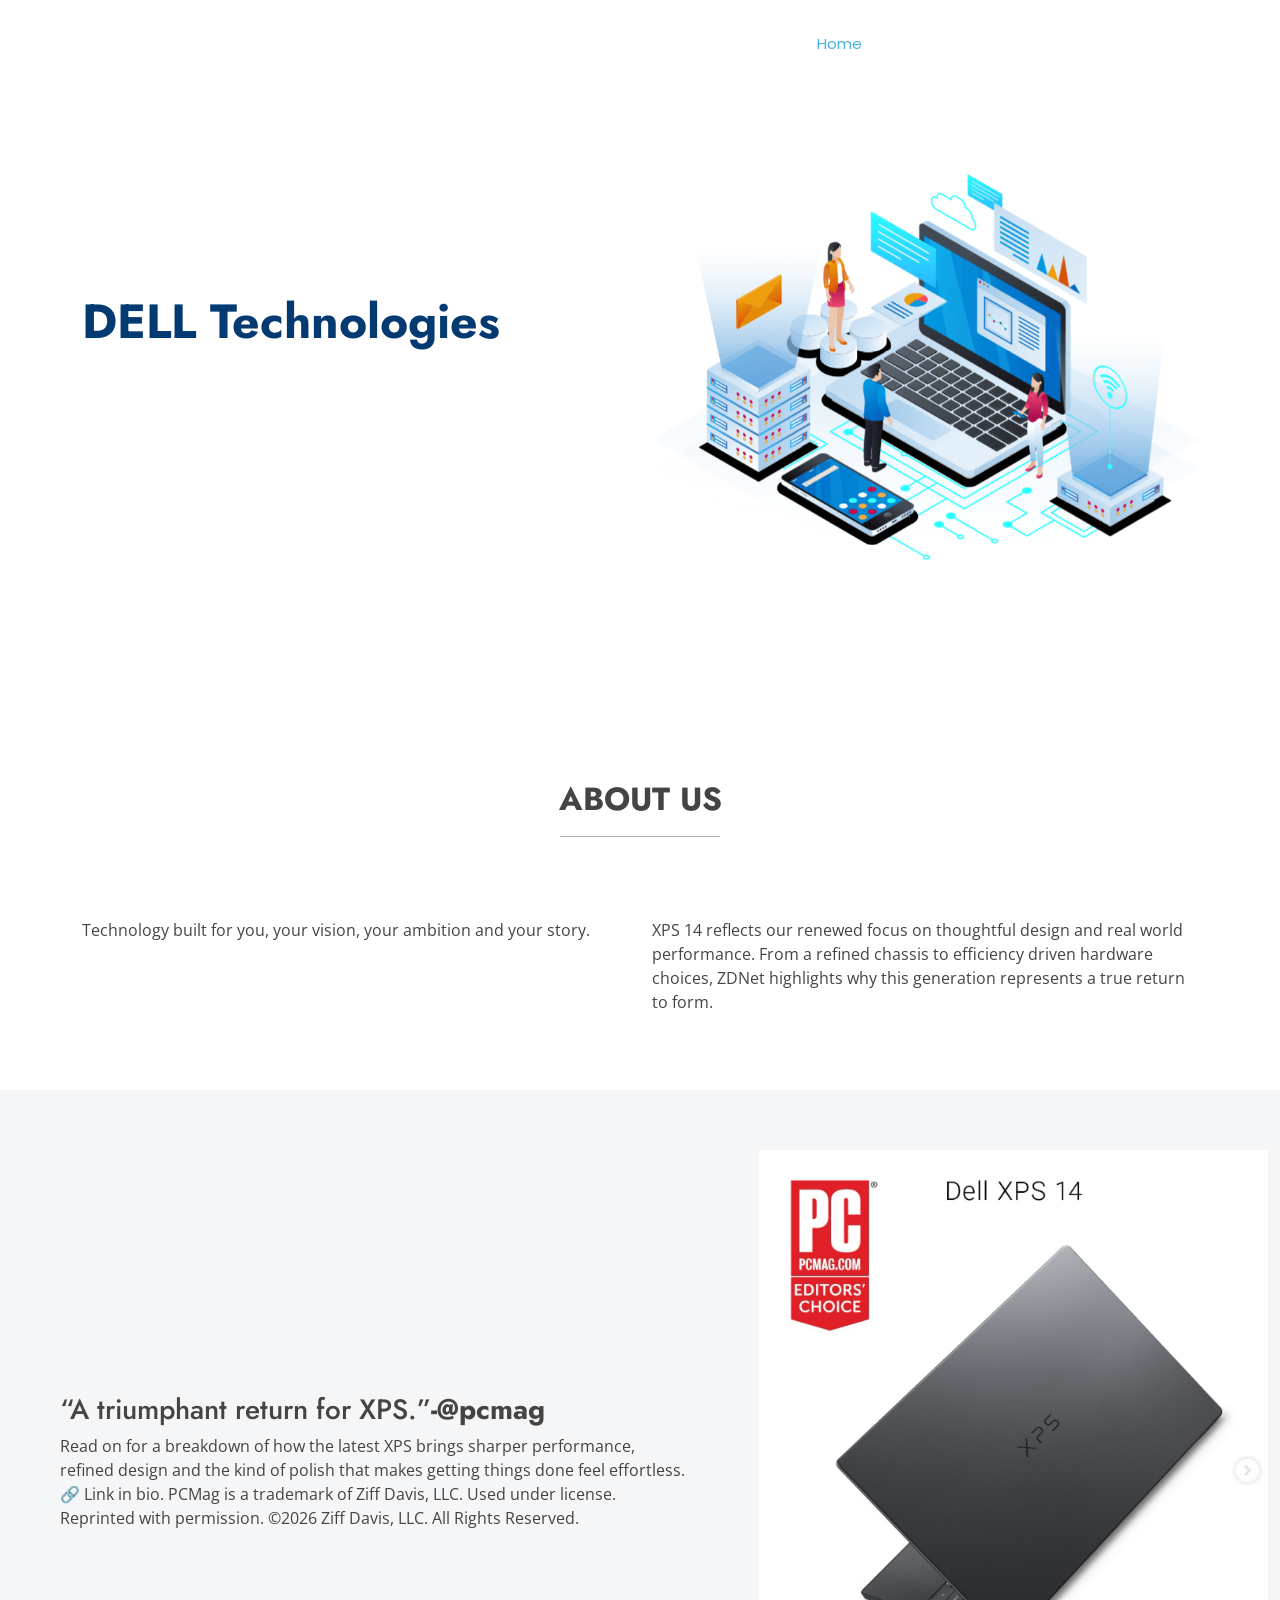
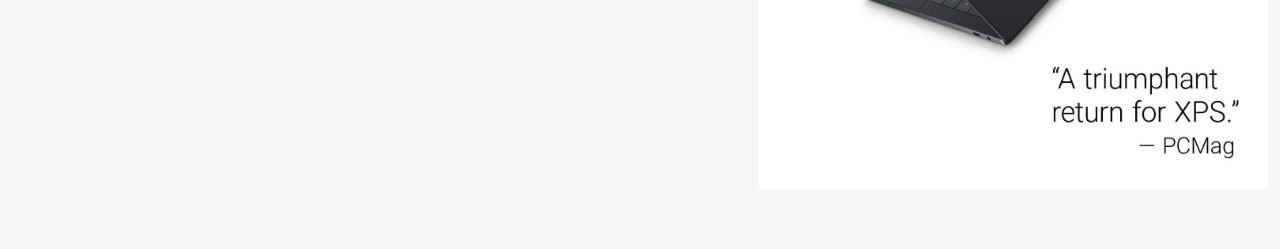
<file: pertemuan5.html>
<!DOCTYPE html>
<html lang="en">

<head>
    <meta charset="utf-8">
    <meta content="width=device-width, initial-scale=1.0" name="viewport">
    <title>DELL</title>
    <meta name="description" content="">
    <meta name="keywords" content="">

    <!-- Favicons -->
    <link href="assets/img/favicon.png" rel="icon">
    <link href="assets/img/apple-touch-icon.png" rel="apple-touch-icon">

    <!-- Fonts -->
    <link href="https://fonts.googleapis.com" rel="preconnect">
    <link href="https://fonts.gstatic.com" rel="preconnect" crossorigin>
    <link
        href="https://fonts.googleapis.com/css2?family=Open+Sans:ital,wght@0,300;0,400;0,500;0,600;0,700;0,800;1,300;1,400;1,500;1,600;1,700;1,800&family=Poppins:ital,wght@0,100;0,200;0,300;0,400;0,500;0,600;0,700;0,800;0,900;1,100;1,200;1,300;1,400;1,500;1,600;1,700;1,800;1,900&family=Jost:ital,wght@0,100;0,200;0,300;0,400;0,500;0,600;0,700;0,800;0,900;1,100;1,200;1,300;1,400;1,500;1,600;1,700;1,800;1,900&display=swap"
        rel="stylesheet">

    <!-- Vendor CSS Files -->
    <link href="assets/vendor/bootstrap/css/bootstrap.min.css" rel="stylesheet">
    <link href="assets/vendor/bootstrap-icons/bootstrap-icons.css" rel="stylesheet">
    <link href="assets/vendor/aos/aos.css" rel="stylesheet">
    <link href="assets/vendor/glightbox/css/glightbox.min.css" rel="stylesheet">
    <link href="assets/vendor/swiper/swiper-bundle.min.css" rel="stylesheet">

    <!-- Main CSS File -->
    <link href="assets/css/main.css" rel="stylesheet">

    <!-- =======================================================
  * Template Name: Arsha
  * Template URL: https://bootstrapmade.com/arsha-free-bootstrap-html-template-corporate/
  * Updated: Feb 22 2025 with Bootstrap v5.3.3
  * Author: BootstrapMade.com
  * License: https://bootstrapmade.com/license/
  ======================================================== -->
</head>

<body class="index-page">
    <header id="header" class="header d-flex align-items-center fixed-top">
        <div class="container-fluid container-xl position-relative d-flex align-items-center">

            <a href="index.html" class="logo d-flex align-items-center me-auto">
                <!-- Uncomment the line below if you also wish to use an image logo -->
                <!-- <img src="assets/img/logo.webp" alt=""> -->
                <h1 class="sitename">DELL</h1>
            </a>

            <nav id="navmenu" class="navmenu">
                <ul>
                    <li><a href="#hero" class="active">Home</a></li>
                    <li><a href="#about">About</a></li>
                    <li><a href="#unggulan">Feature</a></li>
                </ul>
                <i class="mobile-nav-toggle d-xl-none bi bi-list"></i>
            </nav>

            <a class="btn-getstarted" href="#about">Mulai Belanja</a>

        </div>
    </header>

    <main class="main">
        <!-- Hero Section -->
        <section id="hero" class="hero section dark-background">

            <div class="container">
                <div class="row gy-4">
                    <div class="col-lg-6 order-2 order-lg-1 d-flex flex-column justify-content-center"
                        data-aos="zoom-out">
                        <h1>DELL Technologies</h1>
                        <p>Technology built for you, your vision, your ambition and your story.</p>
                        <div class="d-flex">
                            <a href="#about" class="btn-get-started">About Us</a>
                            <a href="visitstore.bio/dell?tab=ig"
                                class="glightbox btn-watch-video d-flex align-items-center">
                                <i class="bi bi-play-circle"></i><span>Mulai Belanja</span></a>
                        </div>
                    </div>
                    <div class="col-lg-6 order-1 order-lg-2 hero-img" data-aos="zoom-out" data-aos-delay="200">
                        <img src="assets/img/hero-img.png" class="img-fluid animated" alt="">
                    </div>
                </div>
            </div>

        </section><!-- /Hero Section -->

            <!-- About Section -->
    <section id="about" class="about section">

      <!-- Section Title -->
      <div class="container section-title" data-aos="fade-up">
        <h2>About Us</h2>
      </div><!-- End Section Title -->

      <div class="container">

        <div class="row gy-4">

          <div class="col-lg-6 content" data-aos="fade-up" data-aos-delay="100">
            <p>
              Technology built for you, your vision, your ambition and your story.
            </p>
          </div>

          <div class="col-lg-6" data-aos="fade-up" data-aos-delay="200">
            <p>XPS 14 reflects our renewed focus on thoughtful design and real world performance. From a refined chassis to efficiency driven hardware choices, ZDNet highlights why this generation represents a true return to form.
</p>
          </div>

        </div>

      </div>

    </section><!-- /About Section -->

      <!-- Why Us Section -->
    <section id="unggulan" class="section unggulan light-background" data-builder="section">

      <div class="container-fluid">

        <div class="row gy-4">

          <div class="col-lg-7 d-flex flex-column justify-content-center order-2 order-lg-1">

            <div class="content px-xl-5" data-aos="fade-up" data-aos-delay="100">
              <h3><span>“A triumphant return for XPS.”</span><strong>-@pcmag</strong></h3>
              <p>
Read on for a breakdown of how the latest XPS brings sharper performance, refined design and the kind of polish that makes getting things done feel effortless. 🔗 Link in bio.

PCMag is a trademark of Ziff Davis, LLC. Used under license. Reprinted with permission. ©️2026 Ziff Davis, LLC. All Rights Reserved.              </p>
            </div>

          </div>

          <div class="col-lg-5 order-1 order-lg-2 why-us-img">
            <img src="assets/img/dellxps.png" class="img-fluid" alt="" data-aos="zoom-in" data-aos-delay="100">
          </div>
        </div>

      </div>

    </section><!-- /Why Us Section -->

        <!-- Scroll Top -->
        <a href="#" id="scroll-top" class="scroll-top d-flex align-items-center justify-content-center"><i
                class="bi bi-arrow-up-short"></i></a>

        <!-- Preloader -->
        <div id="preloader"></div>

        <!-- Vendor JS Files -->
        <script src="assets/vendor/bootstrap/js/bootstrap.bundle.min.js"></script>
        <script src="assets/vendor/php-email-form/validate.js"></script>
        <script src="assets/vendor/aos/aos.js"></script>
        <script src="assets/vendor/glightbox/js/glightbox.min.js"></script>
        <script src="assets/vendor/swiper/swiper-bundle.min.js"></script>
        <script src="assets/vendor/waypoints/noframework.waypoints.js"></script>
        <script src="assets/vendor/imagesloaded/imagesloaded.pkgd.min.js"></script>
        <script src="assets/vendor/isotope-layout/isotope.pkgd.min.js"></script>

        <!-- Main JS File -->
        <script src="assets/js/main.js"></script>


</body>

</html>
</file>
<file: assets/css/main.css>
/**
* Template Name: Arsha
* Template URL: https://bootstrapmade.com/arsha-free-bootstrap-html-template-corporate/
* Updated: Feb 22 2025 with Bootstrap v5.3.3
* Author: BootstrapMade.com
* License: https://bootstrapmade.com/license/
*/

/*--------------------------------------------------------------
# Font & Color Variables
# Help: https://bootstrapmade.com/color-system/
--------------------------------------------------------------*/
/* Fonts */
:root {
  --default-font: "Open Sans",  system-ui, -apple-system, "Segoe UI", Roboto, "Helvetica Neue", Arial, "Noto Sans", "Liberation Sans", sans-serif, "Apple Color Emoji", "Segoe UI Emoji", "Segoe UI Symbol", "Noto Color Emoji";
  --heading-font: "Jost",  sans-serif;
  --nav-font: "Poppins",  sans-serif;
}

/* Global Colors - The following color variables are used throughout the website. Updating them here will change the color scheme of the entire website */
:root { 
  --background-color: #ffffff; /* Background color for the entire website, including individual sections */
  --default-color: #444444; /* Default color used for the majority of the text content across the entire website */
<<<<<<< HEAD
  --heading-color: #37517e; /* Color for headings, subheadings and title throughout the website */
=======
  --heading-color: #ffffff; /* Color for headings, subheadings and title throughout the website */
>>>>>>> 6135cf7 (Tugas pra ETS)
  --accent-color: #47b2e4; /* Accent color that represents your brand on the website. It's used for buttons, links, and other elements that need to stand out */
  --surface-color: #ffffff; /* The surface color is used as a background of boxed elements within sections, such as cards, icon boxes, or other elements that require a visual separation from the global background. */
  --contrast-color: #ffffff; /* Contrast color for text, ensuring readability against backgrounds of accent, heading, or default colors. */
}

/* Nav Menu Colors - The following color variables are used specifically for the navigation menu. They are separate from the global colors to allow for more customization options */
:root {
  --nav-color: #ffffff;  /* The default color of the main navmenu links */
  --nav-hover-color: #47b2e4; /* Applied to main navmenu links when they are hovered over or active */
  --nav-mobile-background-color: #ffffff; /* Used as the background color for mobile navigation menu */
  --nav-dropdown-background-color: #ffffff; /* Used as the background color for dropdown items that appear when hovering over primary navigation items */
  --nav-dropdown-color: #444444; /* Used for navigation links of the dropdown items in the navigation menu. */
  --nav-dropdown-hover-color: #47b2e4; /* Similar to --nav-hover-color, this color is applied to dropdown navigation links when they are hovered over. */
}

/* Color Presets - These classes override global colors when applied to any section or element, providing reuse of the sam color scheme. */

.light-background {
  --background-color: #f5f6f8;
  --surface-color: #ffffff;
}

.dark-background {
<<<<<<< HEAD
  --background-color: #37517e;
  --default-color: #ffffff;
  --heading-color: #ffffff;
=======
  --background-color: #ffffff;
  --default-color: #ffffff;
  --heading-color: #043a72;
>>>>>>> 6135cf7 (Tugas pra ETS)
  --surface-color: #4668a2;
  --contrast-color: #ffffff;
}

/* Smooth scroll */
:root {
  scroll-behavior: smooth;
}

/*--------------------------------------------------------------
# General Styling & Shared Classes
--------------------------------------------------------------*/
body {
  color: var(--default-color);
  background-color: var(--background-color);
  font-family: var(--default-font);
}

a {
  color: var(--accent-color);
  text-decoration: none;
  transition: 0.3s;
}

a:hover {
  color: color-mix(in srgb, var(--accent-color), transparent 25%);
  text-decoration: none;
}

h1,
h2,
h3,
h4,
h5,
h6 {
  color: var(--heading-color);
  font-family: var(--heading-font);
}

/* PHP Email Form Messages
------------------------------*/
.php-email-form .error-message {
  display: none;
  background: #df1529;
  color: #ffffff;
  text-align: left;
  padding: 15px;
  margin-bottom: 24px;
  font-weight: 600;
}

.php-email-form .sent-message {
  display: none;
  color: #ffffff;
  background: #059652;
  text-align: center;
  padding: 15px;
  margin-bottom: 24px;
  font-weight: 600;
}

.php-email-form .loading {
  display: none;
  background: var(--surface-color);
  text-align: center;
  padding: 15px;
  margin-bottom: 24px;
}

.php-email-form .loading:before {
  content: "";
  display: inline-block;
  border-radius: 50%;
  width: 24px;
  height: 24px;
  margin: 0 10px -6px 0;
  border: 3px solid var(--accent-color);
  border-top-color: var(--surface-color);
  animation: php-email-form-loading 1s linear infinite;
}

@keyframes php-email-form-loading {
  0% {
    transform: rotate(0deg);
  }

  100% {
    transform: rotate(360deg);
  }
}

/*--------------------------------------------------------------
# Global Header
--------------------------------------------------------------*/
.header {
  --background-color: #3d4d6a;
  --heading-color: #ffffff;
  color: var(--default-color);
  background-color: var(--background-color);
  padding: 15px 0;
  transition: all 0.5s;
  z-index: 997;
}

.header .logo {
  line-height: 1;
}

.header .logo img {
  max-height: 36px;
  margin-right: 8px;
}

.header .logo h1 {
  font-size: 30px;
  margin: 0;
  font-weight: 500;
  color: var(--heading-color);
  letter-spacing: 2px;
  text-transform: uppercase;
}

.header .btn-getstarted,
.header .btn-getstarted:focus {
  color: var(--contrast-color);
  background: var(--accent-color);
  font-size: 14px;
  padding: 8px 25px;
  margin: 0 0 0 30px;
  border-radius: 50px;
  transition: 0.3s;
}

.header .btn-getstarted:hover,
.header .btn-getstarted:focus:hover {
  color: var(--contrast-color);
  background: color-mix(in srgb, var(--accent-color), transparent 15%);
}

@media (max-width: 1200px) {
  .header .logo {
    order: 1;
  }

  .header .btn-getstarted {
    order: 2;
    margin: 0 15px 0 0;
    padding: 6px 15px;
  }

  .header .navmenu {
    order: 3;
  }
}

/* Index Page Header
------------------------------*/
.index-page .header {
  --background-color: rgba(255, 255, 255, 0);
  --heading-color: #ffffff;
  --nav-color: #ffffff;
}

/* Index Page Header on Scroll
------------------------------*/
.index-page.scrolled .header {
  --background-color: rgba(40, 58, 90, 0.9);
}

/*--------------------------------------------------------------
# Navigation Menu
--------------------------------------------------------------*/
/* Desktop Navigation */
@media (min-width: 1200px) {
  .navmenu {
    padding: 0;
  }

  .navmenu ul {
    margin: 0;
    padding: 0;
    display: flex;
    list-style: none;
    align-items: center;
  }

  .navmenu li {
    position: relative;
  }

  .navmenu a,
  .navmenu a:focus {
    color: var(--nav-color);
    padding: 18px 15px;
    font-size: 15px;
    font-family: var(--nav-font);
    font-weight: 400;
    display: flex;
    align-items: center;
    justify-content: space-between;
    white-space: nowrap;
    transition: 0.3s;
  }

  .navmenu a i,
  .navmenu a:focus i {
    font-size: 12px;
    line-height: 0;
    margin-left: 5px;
    transition: 0.3s;
  }

  .navmenu li:last-child a {
    padding-right: 0;
  }

  .navmenu li:hover>a,
  .navmenu .active,
  .navmenu .active:focus {
    color: var(--nav-hover-color);
  }

  .navmenu .dropdown ul {
    margin: 0;
    padding: 10px 0;
    background: var(--nav-dropdown-background-color);
    display: block;
    position: absolute;
    visibility: hidden;
    left: 14px;
    top: 130%;
    opacity: 0;
    transition: 0.3s;
    border-radius: 4px;
    z-index: 99;
    box-shadow: 0px 0px 30px rgba(0, 0, 0, 0.1);
  }

  .navmenu .dropdown ul li {
    min-width: 200px;
  }

  .navmenu .dropdown ul a {
    padding: 10px 20px;
    font-size: 15px;
    text-transform: none;
    color: var(--nav-dropdown-color);
  }

  .navmenu .dropdown ul a i {
    font-size: 12px;
  }

  .navmenu .dropdown ul a:hover,
  .navmenu .dropdown ul .active:hover,
  .navmenu .dropdown ul li:hover>a {
    color: var(--nav-dropdown-hover-color);
  }

  .navmenu .dropdown:hover>ul {
    opacity: 1;
    top: 100%;
    visibility: visible;
  }

  .navmenu .dropdown .dropdown ul {
    top: 0;
    left: -90%;
    visibility: hidden;
  }

  .navmenu .dropdown .dropdown:hover>ul {
    opacity: 1;
    top: 0;
    left: -100%;
    visibility: visible;
  }

  .navmenu .megamenu {
    position: static;
  }

  .navmenu .megamenu ul {
    margin: 0;
    padding: 10px;
    background: var(--nav-dropdown-background-color);
    box-shadow: 0px 0px 20px rgba(0, 0, 0, 0.1);
    position: absolute;
    top: 130%;
    left: 0;
    right: 0;
    visibility: hidden;
    opacity: 0;
    display: flex;
    transition: 0.3s;
    border-radius: 4px;
    z-index: 99;
  }

  .navmenu .megamenu ul li {
    flex: 1;
  }

  .navmenu .megamenu ul li a,
  .navmenu .megamenu ul li:hover>a {
    padding: 10px 20px;
    font-size: 15px;
    color: var(--nav-dropdown-color);
  }

  .navmenu .megamenu ul li a:hover,
  .navmenu .megamenu ul li .active,
  .navmenu .megamenu ul li .active:hover {
    color: var(--nav-dropdown-hover-color);
  }

  .navmenu .megamenu:hover>ul {
    opacity: 1;
    top: 100%;
    visibility: visible;
  }

  .navmenu .dd-box-shadow {
    box-shadow: 0px 0px 30px rgba(0, 0, 0, 0.1);
  }
}

/* Mobile Navigation */
@media (max-width: 1199px) {
  .mobile-nav-toggle {
    color: var(--nav-color);
    font-size: 28px;
    line-height: 0;
    margin-right: 10px;
    cursor: pointer;
    transition: color 0.3s;
  }

  .navmenu {
    padding: 0;
    z-index: 9997;
  }

  .navmenu ul {
    display: none;
    list-style: none;
    position: absolute;
    inset: 60px 20px 20px 20px;
    padding: 10px 0;
    margin: 0;
    border-radius: 6px;
    background-color: var(--nav-mobile-background-color);
    overflow-y: auto;
    transition: 0.3s;
    z-index: 9998;
    box-shadow: 0px 0px 30px rgba(0, 0, 0, 0.1);
  }

  .navmenu a,
  .navmenu a:focus {
    color: var(--nav-dropdown-color);
    padding: 10px 20px;
    font-family: var(--nav-font);
    font-size: 17px;
    font-weight: 500;
    display: flex;
    align-items: center;
    justify-content: space-between;
    white-space: nowrap;
    transition: 0.3s;
  }

  .navmenu a i,
  .navmenu a:focus i {
    font-size: 12px;
    line-height: 0;
    margin-left: 5px;
    width: 30px;
    height: 30px;
    display: flex;
    align-items: center;
    justify-content: center;
    border-radius: 50%;
    transition: 0.3s;
    background-color: color-mix(in srgb, var(--accent-color), transparent 90%);
  }

  .navmenu a i:hover,
  .navmenu a:focus i:hover {
    background-color: var(--accent-color);
    color: var(--contrast-color);
  }

  .navmenu a:hover,
  .navmenu .active,
  .navmenu .active:focus {
    color: var(--nav-dropdown-hover-color);
  }

  .navmenu .active i,
  .navmenu .active:focus i {
    background-color: var(--accent-color);
    color: var(--contrast-color);
    transform: rotate(180deg);
  }

  .navmenu .dropdown ul {
    position: static;
    display: none;
    z-index: 99;
    padding: 10px 0;
    margin: 10px 20px;
    background-color: var(--nav-dropdown-background-color);
    border: 1px solid color-mix(in srgb, var(--default-color), transparent 90%);
    box-shadow: none;
    transition: all 0.5s ease-in-out;
  }

  .navmenu .dropdown ul ul {
    background-color: rgba(33, 37, 41, 0.1);
  }

  .navmenu .dropdown>.dropdown-active {
    display: block;
    background-color: rgba(33, 37, 41, 0.03);
  }

  .mobile-nav-active {
    overflow: hidden;
  }

  .mobile-nav-active .mobile-nav-toggle {
    color: #fff;
    position: absolute;
    font-size: 32px;
    top: 15px;
    right: 15px;
    margin-right: 0;
    z-index: 9999;
  }

  .mobile-nav-active .navmenu {
    position: fixed;
    overflow: hidden;
    inset: 0;
    background: rgba(33, 37, 41, 0.8);
    transition: 0.3s;
  }

  .mobile-nav-active .navmenu>ul {
    display: block;
  }
}

/*--------------------------------------------------------------
# Global Footer
--------------------------------------------------------------*/
.footer {
  color: var(--default-color);
  background-color: var(--background-color);
  font-size: 14px;
  padding-bottom: 50px;
  position: relative;
}

.footer .footer-newsletter {
  background-color: color-mix(in srgb, var(--heading-color), transparent 95%);
  padding: 50px 0;
}

.footer .footer-newsletter h4 {
  font-size: 24px;
}

.footer .footer-newsletter .newsletter-form {
  margin-top: 30px;
  margin-bottom: 15px;
  padding: 6px 8px;
  position: relative;
  background-color: color-mix(in srgb, var(--background-color), transparent 50%);
  border: 1px solid color-mix(in srgb, var(--default-color), transparent 90%);
  box-shadow: 0px 2px 25px rgba(0, 0, 0, 0.1);
  display: flex;
  transition: 0.3s;
  border-radius: 50px;
}

.footer .footer-newsletter .newsletter-form:focus-within {
  border-color: var(--accent-color);
}

.footer .footer-newsletter .newsletter-form input[type=email] {
  border: 0;
  padding: 4px;
  width: 100%;
  background-color: color-mix(in srgb, var(--background-color), transparent 50%);
  color: var(--default-color);
}

.footer .footer-newsletter .newsletter-form input[type=email]:focus-visible {
  outline: none;
}

.footer .footer-newsletter .newsletter-form input[type=submit] {
  border: 0;
  font-size: 16px;
  padding: 0 20px;
  margin: -7px -8px -7px 0;
  background: var(--accent-color);
  color: var(--contrast-color);
  transition: 0.3s;
  border-radius: 50px;
}

.footer .footer-newsletter .newsletter-form input[type=submit]:hover {
  background: color-mix(in srgb, var(--accent-color), transparent 20%);
}

.footer .footer-top {
  padding-top: 50px;
}

.footer .social-links a {
  display: flex;
  align-items: center;
  justify-content: center;
  width: 40px;
  height: 40px;
  border-radius: 50%;
  border: 1px solid color-mix(in srgb, var(--default-color), transparent 50%);
  font-size: 16px;
  color: color-mix(in srgb, var(--default-color), transparent 20%);
  margin-right: 10px;
  transition: 0.3s;
}

.footer .social-links a:hover {
  color: var(--accent-color);
  border-color: var(--accent-color);
}

.footer h4 {
  font-size: 16px;
  font-weight: bold;
  position: relative;
  padding-bottom: 12px;
}

.footer .footer-links {
  margin-bottom: 30px;
}

.footer .footer-links ul {
  list-style: none;
  padding: 0;
  margin: 0;
}

.footer .footer-links ul i {
  margin-right: 3px;
  font-size: 12px;
  line-height: 0;
  color: var(--accent-color);
}

.footer .footer-links ul li {
  padding: 10px 0;
  display: flex;
  align-items: center;
}

.footer .footer-links ul li:first-child {
  padding-top: 0;
}

.footer .footer-links ul a {
  display: inline-block;
  color: color-mix(in srgb, var(--default-color), transparent 20%);
  line-height: 1;
}

.footer .footer-links ul a:hover {
  color: var(--accent-color);
}

.footer .footer-about a {
  color: var(--heading-color);
  font-size: 28px;
  font-weight: 600;
  text-transform: uppercase;
  font-family: var(--heading-font);
}

.footer .footer-contact p {
  margin-bottom: 5px;
}

.footer .copyright {
  padding-top: 25px;
  padding-bottom: 25px;
  border-top: 1px solid color-mix(in srgb, var(--default-color), transparent 90%);
}

.footer .copyright p {
  margin-bottom: 0;
}

.footer .credits {
  margin-top: 6px;
  font-size: 13px;
}

/*--------------------------------------------------------------
# Preloader
--------------------------------------------------------------*/
#preloader {
  position: fixed;
  inset: 0;
  z-index: 999999;
  overflow: hidden;
  background: var(--background-color);
  transition: all 0.6s ease-out;
}

#preloader:before {
  content: "";
  position: fixed;
  top: calc(50% - 30px);
  left: calc(50% - 30px);
  border: 6px solid #ffffff;
  border-color: var(--accent-color) transparent var(--accent-color) transparent;
  border-radius: 50%;
  width: 60px;
  height: 60px;
  animation: animate-preloader 1.5s linear infinite;
}

@keyframes animate-preloader {
  0% {
    transform: rotate(0deg);
  }

  100% {
    transform: rotate(360deg);
  }
}

/*--------------------------------------------------------------
# Scroll Top Button
--------------------------------------------------------------*/
.scroll-top {
  position: fixed;
  visibility: hidden;
  opacity: 0;
  right: 15px;
  bottom: -15px;
  z-index: 99999;
  background-color: var(--accent-color);
  width: 44px;
  height: 44px;
  border-radius: 50px;
  transition: all 0.4s;
}

.scroll-top i {
  font-size: 24px;
  color: var(--contrast-color);
  line-height: 0;
}

.scroll-top:hover {
  background-color: color-mix(in srgb, var(--accent-color), transparent 20%);
  color: var(--contrast-color);
}

.scroll-top.active {
  visibility: visible;
  opacity: 1;
  bottom: 15px;
}

/*--------------------------------------------------------------
# Disable aos animation delay on mobile devices
--------------------------------------------------------------*/
@media screen and (max-width: 768px) {
  [data-aos-delay] {
    transition-delay: 0 !important;
  }
}

/*--------------------------------------------------------------
# Global Page Titles & Breadcrumbs
--------------------------------------------------------------*/
.page-title {
  --background-color: color-mix(in srgb, var(--default-color), transparent 96%);
  color: var(--default-color);
  background-color: var(--background-color);
  padding: 20px 0;
  position: relative;
}

.page-title h1 {
  font-size: 28px;
  font-weight: 700;
  margin: 0;
}

.page-title .breadcrumbs ol {
  display: flex;
  flex-wrap: wrap;
  list-style: none;
  padding: 0 0 10px 0;
  margin: 0;
  font-size: 14px;
}

.page-title .breadcrumbs ol li+li {
  padding-left: 10px;
}

.page-title .breadcrumbs ol li+li::before {
  content: "/";
  display: inline-block;
  padding-right: 10px;
  color: color-mix(in srgb, var(--default-color), transparent 70%);
}

/*--------------------------------------------------------------
# Global Sections
--------------------------------------------------------------*/
section,
.section {
  color: var(--default-color);
  background-color: var(--background-color);
  padding: 60px 0;
  scroll-margin-top: 88px;
  overflow: clip;
}

@media (max-width: 1199px) {

  section,
  .section {
    scroll-margin-top: 66px;
  }
}

/*--------------------------------------------------------------
# Global Section Titles
--------------------------------------------------------------*/
.section-title {
  text-align: center;
  padding-bottom: 60px;
  position: relative;
}

.section-title h2 {
  font-size: 32px;
  font-weight: 700;
  margin-bottom: 20px;
  padding-bottom: 20px;
  text-transform: uppercase;
  position: relative;
}

.section-title h2:before {
  content: "";
  position: absolute;
  display: block;
  width: 160px;
  height: 1px;
  background: color-mix(in srgb, var(--default-color), transparent 60%);
  left: 0;
  right: 0;
  bottom: 1px;
  margin: auto;
}

.section-title h2::after {
  content: "";
  position: absolute;
  display: block;
  width: 60px;
  height: 3px;
  background: var(--accent-color);
  left: 0;
  right: 0;
  bottom: 0;
  margin: auto;
}

.section-title p {
  margin-bottom: 0;
}

/*--------------------------------------------------------------
# Hero Section
--------------------------------------------------------------*/
.hero {
  width: 100%;
  min-height: 80vh;
  position: relative;
  padding: 120px 0 60px 0;
  display: flex;
  align-items: center;
}

.hero h1 {
  margin: 0;
  font-size: 48px;
  font-weight: 700;
  line-height: 56px;
}

.hero p {
  color: color-mix(in srgb, var(--default-color), transparent 30%);
  margin: 5px 0 30px 0;
  font-size: 22px;
  line-height: 1.3;
  font-weight: 600;
}

.hero .btn-get-started {
  color: var(--contrast-color);
  background: var(--accent-color);
  font-family: var(--heading-font);
  font-weight: 500;
  font-size: 15px;
  letter-spacing: 1px;
  display: inline-block;
  padding: 10px 28px 12px 28px;
  border-radius: 50px;
  transition: 0.5s;
}

.hero .btn-get-started:hover {
  color: var(--contrast-color);
  background: color-mix(in srgb, var(--accent-color), transparent 15%);
}

.hero .btn-watch-video {
  font-size: 16px;
  transition: 0.5s;
  margin-left: 25px;
  color: var(--default-color);
  font-weight: 600;
}

.hero .btn-watch-video i {
  color: var(--contrast-color);
  font-size: 32px;
  transition: 0.3s;
  line-height: 0;
  margin-right: 8px;
}

.hero .btn-watch-video:hover {
  color: var(--accent-color);
}

.hero .btn-watch-video:hover i {
  color: color-mix(in srgb, var(--accent-color), transparent 15%);
}

.hero .animated {
  animation: up-down 2s ease-in-out infinite alternate-reverse both;
}

@media (max-width: 640px) {
  .hero h1 {
    font-size: 28px;
    line-height: 36px;
  }

  .hero p {
    font-size: 18px;
    line-height: 24px;
    margin-bottom: 30px;
  }

  .hero .btn-get-started,
  .hero .btn-watch-video {
    font-size: 13px;
  }
}

@keyframes up-down {
  0% {
    transform: translateY(10px);
  }

  100% {
    transform: translateY(-10px);
  }
}

/*--------------------------------------------------------------
# Clients Section
--------------------------------------------------------------*/
.clients {
  padding: 12px 0;
}

.clients .swiper {
  padding: 10px 0;
}

.clients .swiper-wrapper {
  height: auto;
}

.clients .swiper-slide img {
  transition: 0.3s;
  padding: 0 10px;
}

.clients .swiper-slide img:hover {
  transform: scale(1.1);
}

/*--------------------------------------------------------------
# About Section
--------------------------------------------------------------*/
.about ul {
  list-style: none;
  padding: 0;
}

.about ul li {
  padding-bottom: 5px;
  display: flex;
  align-items: center;
}

.about ul i {
  font-size: 20px;
  padding-right: 4px;
  color: var(--accent-color);
}

.about .read-more {
  color: var(--accent-color);
  font-family: var(--heading-font);
  font-weight: 500;
  font-size: 16px;
  letter-spacing: 1px;
  padding: 8px 28px;
  border-radius: 5px;
  transition: 0.3s;
  display: inline-flex;
  align-items: center;
  justify-content: center;
  border: 2px solid var(--accent-color);
}

.about .read-more i {
  font-size: 18px;
  margin-left: 5px;
  line-height: 0;
  transition: 0.3s;
}

.about .read-more:hover {
  background: var(--accent-color);
  color: var(--contrast-color);
}

.about .read-more:hover i {
  transform: translate(5px, 0);
}

/*--------------------------------------------------------------
# Why Us Section
--------------------------------------------------------------*/
.why-us {
  padding: 30px 0;
}

.why-us .content h3 {
  font-weight: 400;
  font-size: 34px;
}

.why-us .content p {
  color: color-mix(in srgb, var(--default-color), transparent 30%);
}

.why-us .faq-container .faq-item {
  background-color: var(--surface-color);
  position: relative;
  padding: 20px;
  margin-bottom: 20px;
  box-shadow: 0px 5px 25px 0px rgba(0, 0, 0, 0.1);
  overflow: hidden;
}

.why-us .faq-container .faq-item:last-child {
  margin-bottom: 0;
}

.why-us .faq-container .faq-item h3 {
  font-weight: 500;
  font-size: 17px;
  line-height: 24px;
  margin: 0 30px 0 0;
  transition: 0.3s;
  cursor: pointer;
}

.why-us .faq-container .faq-item h3 span {
  color: var(--accent-color);
  padding-right: 5px;
  font-weight: 600;
}

.why-us .faq-container .faq-item h3:hover {
  color: var(--accent-color);
}

.why-us .faq-container .faq-item .faq-content {
  display: grid;
  grid-template-rows: 0fr;
  transition: 0.3s ease-in-out;
  visibility: hidden;
  opacity: 0;
}

.why-us .faq-container .faq-item .faq-content p {
  margin-bottom: 0;
  overflow: hidden;
}

.why-us .faq-container .faq-item .faq-icon {
  position: absolute;
  top: 22px;
  left: 20px;
  font-size: 22px;
  line-height: 0;
  transition: 0.3s;
  color: var(--accent-color);
}

.why-us .faq-container .faq-item .faq-toggle {
  position: absolute;
  top: 20px;
  right: 20px;
  font-size: 16px;
  line-height: 0;
  transition: 0.3s;
  cursor: pointer;
}

.why-us .faq-container .faq-item .faq-toggle:hover {
  color: var(--accent-color);
}

.why-us .faq-container .faq-active h3 {
  color: var(--accent-color);
}

.why-us .faq-container .faq-active .faq-content {
  grid-template-rows: 1fr;
  visibility: visible;
  opacity: 1;
  padding-top: 10px;
}

.why-us .faq-container .faq-active .faq-toggle {
  transform: rotate(90deg);
  color: var(--accent-color);
}

.why-us .why-us-img {
  display: flex;
  align-items: center;
  justify-content: center;
}

.why-us .why-us-img img {
  max-height: 70%;
}

/*--------------------------------------------------------------
# Skills Section
--------------------------------------------------------------*/
.skills .content h3 {
  font-size: 2rem;
  font-weight: 700;
}

.skills .content p {
  color: color-mix(in srgb, var(--default-color), transparent 30%);
}

.skills .content p:last-child {
  margin-bottom: 0;
}

.skills .content ul {
  list-style: none;
  padding: 0;
}

.skills .content ul li {
  padding-bottom: 10px;
}

.skills .progress {
  height: 60px;
  display: block;
  background: none;
  border-radius: 0;
}

.skills .progress .skill {
  color: var(--default-color);
  padding: 0;
  margin: 0 0 6px 0;
  text-transform: uppercase;
  display: block;
  font-weight: 600;
  font-family: var(--heading-font);
}

.skills .progress .skill .val {
  float: right;
  font-style: normal;
}

.skills .progress-bar-wrap {
  background: color-mix(in srgb, var(--heading-color), transparent 90%);
  height: 10px;
}

.skills .progress-bar {
  width: 1px;
  height: 10px;
  transition: 0.9s;
  background-color: var(--heading-color);
}

/*--------------------------------------------------------------
# Services Section
--------------------------------------------------------------*/
.services .service-item {
  background-color: var(--surface-color);
  box-shadow: 0px 5px 90px 0px rgba(0, 0, 0, 0.1);
  padding: 50px 30px;
  transition: all ease-in-out 0.4s;
  height: 100%;
}

.services .service-item .icon {
  margin-bottom: 10px;
}

.services .service-item .icon i {
  color: var(--accent-color);
  font-size: 36px;
  transition: 0.3s;
}

.services .service-item h4 {
  font-weight: 700;
  margin-bottom: 15px;
  font-size: 20px;
}

.services .service-item h4 a {
  color: var(--heading-color);
  transition: ease-in-out 0.3s;
}

.services .service-item p {
  line-height: 24px;
  font-size: 14px;
  margin-bottom: 0;
}

.services .service-item:hover {
  transform: translateY(-10px);
}

.services .service-item:hover h4 a {
  color: var(--accent-color);
}

/*--------------------------------------------------------------
# Work Process Section
--------------------------------------------------------------*/
.work-process .steps-item {
  background: var(--surface-color);
  border-radius: 20px;
  height: 100%;
  transition: all 0.3s ease-in-out;
  box-shadow: 0 5px 20px color-mix(in srgb, var(--default-color), transparent 92%);
}

.work-process .steps-item .steps-image {
  border-radius: 20px 20px 0 0;
  overflow: hidden;
}

.work-process .steps-item:hover {
  transform: translateY(-10px);
  box-shadow: 0 15px 30px color-mix(in srgb, var(--accent-color), transparent 85%);
}

.work-process .steps-item:hover .steps-number {
  background: var(--accent-color);
  color: var(--contrast-color);
}

.work-process .steps-item:hover .steps-image img {
  transform: scale(1.1);
}

.work-process .steps-image {
  position: relative;
  height: 280px;
}

.work-process .steps-image img {
  width: 100%;
  height: 100%;
  object-fit: cover;
  transition: transform 0.6s ease;
}

.work-process .steps-content {
  position: relative;
  padding: 40px 30px 30px;
}

.work-process .steps-content .steps-number {
  position: absolute;
  left: 30px;
  top: -30px;
  width: 60px;
  height: 60px;
  background: var(--accent-color);
  color: var(--contrast-color);
  border-radius: 50%;
  font-family: var(--heading-font);
  font-size: 24px;
  font-weight: 700;
  display: flex;
  align-items: center;
  justify-content: center;
  transition: all 0.3s ease-in-out;
}

.work-process .steps-content h3 {
  font-size: 24px;
  font-weight: 700;
  margin-bottom: 15px;
}

.work-process .steps-content p {
  font-size: 15px;
  color: color-mix(in srgb, var(--default-color), transparent 20%);
  margin-bottom: 25px;
}

.work-process .steps-features .feature-item {
  display: flex;
  align-items: center;
  margin-bottom: 12px;
}

.work-process .steps-features .feature-item:last-child {
  margin-bottom: 0;
}

.work-process .steps-features .feature-item i {
  color: var(--accent-color);
  font-size: 18px;
  margin-right: 10px;
}

.work-process .steps-features .feature-item span {
  font-size: 14px;
  color: color-mix(in srgb, var(--default-color), transparent 15%);
}

@media (max-width: 1199px) {
  .work-process .steps-image {
    height: 240px;
  }

  .work-process .steps-content {
    padding: 35px 25px 25px;
  }

  .work-process .steps-content h3 {
    font-size: 22px;
  }
}

@media (max-width: 991px) {
  .work-process .steps-item {
    margin-bottom: 30px;
  }

  .work-process .steps-image {
    height: 220px;
  }

  .work-process .steps-content {
    padding: 30px 20px 20px;
  }

  .work-process .steps-content .steps-number {
    width: 50px;
    height: 50px;
    font-size: 20px;
    left: 25px;
    top: -25px;
  }

  .work-process .steps-content h3 {
    font-size: 20px;
    margin-bottom: 12px;
  }

  .work-process .steps-content p {
    font-size: 14px;
    margin-bottom: 20px;
  }
}

/*--------------------------------------------------------------
# Call To Action Section
--------------------------------------------------------------*/
.call-to-action {
  padding: 120px 0;
  position: relative;
  clip-path: inset(0);
}

.call-to-action img {
  position: fixed;
  top: 0;
  left: 0;
  display: block;
  width: 100%;
  height: 100%;
  object-fit: cover;
  z-index: 1;
}

.call-to-action:before {
  content: "";
  background: color-mix(in srgb, var(--background-color), transparent 35%);
  position: absolute;
  inset: 0;
  z-index: 2;
}

.call-to-action .container {
  position: relative;
  z-index: 3;
}

.call-to-action h3 {
  color: var(--default-color);
  font-size: 28px;
  font-weight: 700;
}

.call-to-action p {
  color: var(--default-color);
}

.call-to-action .cta-btn {
  font-family: var(--heading-font);
  font-weight: 500;
  font-size: 16px;
  letter-spacing: 1px;
  display: inline-block;
  padding: 12px 40px;
  border-radius: 50px;
  transition: 0.5s;
  margin: 10px;
  border: 2px solid var(--contrast-color);
  color: var(--contrast-color);
}

.call-to-action .cta-btn:hover {
  background: var(--accent-color);
  border: 2px solid var(--accent-color);
}

/*--------------------------------------------------------------
# Portfolio Section
--------------------------------------------------------------*/
.portfolio .portfolio-filters {
  padding: 0;
  margin: 0 auto 20px auto;
  list-style: none;
  text-align: center;
}

.portfolio .portfolio-filters li {
  cursor: pointer;
  display: inline-block;
  padding: 8px 20px 10px 20px;
  margin: 0;
  font-size: 15px;
  font-weight: 500;
  line-height: 1;
  margin-bottom: 5px;
  border-radius: 50px;
  transition: all 0.3s ease-in-out;
  font-family: var(--heading-font);
}

.portfolio .portfolio-filters li:hover,
.portfolio .portfolio-filters li.filter-active {
  color: var(--contrast-color);
  background-color: var(--accent-color);
}

.portfolio .portfolio-filters li:first-child {
  margin-left: 0;
}

.portfolio .portfolio-filters li:last-child {
  margin-right: 0;
}

@media (max-width: 575px) {
  .portfolio .portfolio-filters li {
    font-size: 14px;
    margin: 0 0 10px 0;
  }
}

.portfolio .portfolio-item {
  position: relative;
  overflow: hidden;
}

.portfolio .portfolio-item .portfolio-info {
  opacity: 0;
  position: absolute;
  left: 12px;
  right: 12px;
  bottom: -100%;
  z-index: 3;
  transition: all ease-in-out 0.5s;
  background: color-mix(in srgb, var(--background-color), transparent 10%);
  padding: 15px;
}

.portfolio .portfolio-item .portfolio-info h4 {
  font-size: 18px;
  font-weight: 600;
  padding-right: 50px;
}

.portfolio .portfolio-item .portfolio-info p {
  color: color-mix(in srgb, var(--default-color), transparent 30%);
  font-size: 14px;
  margin-bottom: 0;
  padding-right: 50px;
}

.portfolio .portfolio-item .portfolio-info .preview-link,
.portfolio .portfolio-item .portfolio-info .details-link {
  position: absolute;
  right: 50px;
  font-size: 24px;
  top: calc(50% - 14px);
  color: color-mix(in srgb, var(--default-color), transparent 30%);
  transition: 0.3s;
  line-height: 0;
}

.portfolio .portfolio-item .portfolio-info .preview-link:hover,
.portfolio .portfolio-item .portfolio-info .details-link:hover {
  color: var(--accent-color);
}

.portfolio .portfolio-item .portfolio-info .details-link {
  right: 14px;
  font-size: 28px;
}

.portfolio .portfolio-item:hover .portfolio-info {
  opacity: 1;
  bottom: 0;
}

/*--------------------------------------------------------------
# Team Section
--------------------------------------------------------------*/
.team .team-member {
  background-color: var(--surface-color);
  box-shadow: 0px 2px 15px rgba(0, 0, 0, 0.1);
  position: relative;
  border-radius: 5px;
  transition: 0.5s;
  padding: 30px;
  height: 100%;
}

@media (max-width: 468px) {
  .team .team-member {
    flex-direction: column;
    justify-content: center !important;
    align-items: center !important;
  }
}

.team .team-member .pic {
  overflow: hidden;
  width: 150px;
  border-radius: 50%;
  flex-shrink: 0;
}

.team .team-member .pic img {
  transition: ease-in-out 0.3s;
}

.team .team-member:hover {
  transform: translateY(-10px);
}

.team .team-member .member-info {
  padding-left: 30px;
}

@media (max-width: 468px) {
  .team .team-member .member-info {
    padding: 30px 0 0 0;
    text-align: center;
  }
}

.team .team-member h4 {
  font-weight: 700;
  margin-bottom: 5px;
  font-size: 20px;
}

.team .team-member span {
  display: block;
  font-size: 15px;
  padding-bottom: 10px;
  position: relative;
  font-weight: 500;
}

.team .team-member span::after {
  content: "";
  position: absolute;
  display: block;
  width: 50px;
  height: 1px;
  background: color-mix(in srgb, var(--default-color), transparent 85%);
  bottom: 0;
  left: 0;
}

@media (max-width: 468px) {
  .team .team-member span::after {
    left: calc(50% - 25px);
  }
}

.team .team-member p {
  margin: 10px 0 0 0;
  font-size: 14px;
}

.team .team-member .social {
  margin-top: 12px;
  display: flex;
  align-items: center;
  justify-content: start;
  width: 100%;
}

@media (max-width: 468px) {
  .team .team-member .social {
    justify-content: center;
  }
}

.team .team-member .social a {
  background: color-mix(in srgb, var(--default-color), transparent 94%);
  transition: ease-in-out 0.3s;
  display: flex;
  align-items: center;
  justify-content: center;
  border-radius: 50px;
  width: 36px;
  height: 36px;
}

.team .team-member .social a i {
  color: color-mix(in srgb, var(--default-color), transparent 20%);
  font-size: 16px;
  margin: 0 2px;
}

.team .team-member .social a:hover {
  background: var(--accent-color);
}

.team .team-member .social a:hover i {
  color: var(--contrast-color);
}

.team .team-member .social a+a {
  margin-left: 8px;
}

/*--------------------------------------------------------------
# Pricing Section
--------------------------------------------------------------*/
.pricing .pricing-item {
  background-color: var(--surface-color);
  box-shadow: 0 3px 20px -2px rgba(0, 0, 0, 0.1);
  border-top: 4px solid var(--background-color);
  padding: 60px 40px;
  height: 100%;
  border-radius: 5px;
}

.pricing h3 {
  font-weight: 600;
  margin-bottom: 15px;
  font-size: 20px;
}

.pricing h4 {
  color: var(--accent-color);
  font-size: 48px;
  font-weight: 400;
  font-family: var(--heading-font);
  margin-bottom: 0;
}

.pricing h4 sup {
  font-size: 28px;
}

.pricing h4 span {
  color: color-mix(in srgb, var(--default-color), transparent 50%);
  font-size: 18px;
}

.pricing ul {
  padding: 20px 0;
  list-style: none;
  color: color-mix(in srgb, var(--default-color), transparent 30%);
  text-align: left;
  line-height: 20px;
}

.pricing ul li {
  padding: 10px 0;
  display: flex;
  align-items: center;
}

.pricing ul i {
  color: #059652;
  font-size: 24px;
  padding-right: 3px;
}

.pricing ul .na {
  color: color-mix(in srgb, var(--default-color), transparent 60%);
}

.pricing ul .na i {
  color: color-mix(in srgb, var(--default-color), transparent 60%);
}

.pricing ul .na span {
  text-decoration: line-through;
}

.pricing .buy-btn {
  color: var(--accent-color);
  display: inline-block;
  padding: 8px 35px 10px 35px;
  border-radius: 50px;
  transition: none;
  font-size: 16px;
  font-weight: 500;
  font-family: var(--heading-font);
  transition: 0.3s;
  border: 1px solid var(--accent-color);
}

.pricing .buy-btn:hover {
  background: var(--accent-color);
  color: var(--contrast-color);
}

.pricing .featured {
  border-top-color: var(--accent-color);
}

.pricing .featured .buy-btn {
  background: var(--accent-color);
  color: var(--contrast-color);
}

@media (max-width: 992px) {
  .pricing .box {
    max-width: 60%;
    margin: 0 auto 30px auto;
  }
}

@media (max-width: 767px) {
  .pricing .box {
    max-width: 80%;
    margin: 0 auto 30px auto;
  }
}

@media (max-width: 420px) {
  .pricing .box {
    max-width: 100%;
    margin: 0 auto 30px auto;
  }
}

/*--------------------------------------------------------------
# Testimonials Section
--------------------------------------------------------------*/
.testimonials .section-header {
  margin-bottom: 40px;
}

.testimonials .testimonials-carousel,
.testimonials .testimonials-slider {
  overflow: hidden;
}

.testimonials .testimonial-item {
  text-align: center;
}

.testimonials .testimonial-item .testimonial-img {
  width: 120px;
  border-radius: 50%;
  border: 4px solid var(--background-color);
  margin: 0 auto;
}

.testimonials .testimonial-item h3 {
  font-size: 20px;
  font-weight: bold;
  margin: 10px 0 5px 0;
}

.testimonials .testimonial-item h4 {
  font-size: 14px;
  color: color-mix(in srgb, var(--default-color), transparent 40%);
  margin: 0 0 15px 0;
}

.testimonials .testimonial-item .stars {
  margin-bottom: 15px;
}

.testimonials .testimonial-item .stars i {
  color: #ffc107;
  margin: 0 1px;
}

.testimonials .testimonial-item .quote-icon-left,
.testimonials .testimonial-item .quote-icon-right {
  color: color-mix(in srgb, var(--accent-color), transparent 50%);
  font-size: 26px;
  line-height: 0;
}

.testimonials .testimonial-item .quote-icon-left {
  display: inline-block;
  left: -5px;
  position: relative;
}

.testimonials .testimonial-item .quote-icon-right {
  display: inline-block;
  right: -5px;
  position: relative;
  top: 10px;
  transform: scale(-1, -1);
}

.testimonials .testimonial-item p {
  font-style: italic;
  margin: 0 auto 15px auto;
}

.testimonials .swiper-wrapper {
  height: auto;
}

.testimonials .swiper-pagination {
  margin-top: 20px;
  position: relative;
}

.testimonials .swiper-pagination .swiper-pagination-bullet {
  width: 12px;
  height: 12px;
  opacity: 1;
  background-color: color-mix(in srgb, var(--default-color), transparent 85%);
}

.testimonials .swiper-pagination .swiper-pagination-bullet-active {
  background-color: var(--accent-color);
}

@media (min-width: 992px) {
  .testimonials .testimonial-item p {
    width: 80%;
  }
}

/*--------------------------------------------------------------
# Faq 2 Section
--------------------------------------------------------------*/
.faq-2 .faq-container {
  margin-top: 15px;
}

.faq-2 .faq-container .faq-item {
  background-color: var(--surface-color);
  position: relative;
  padding: 20px;
  margin-bottom: 20px;
  overflow: hidden;
}

.faq-2 .faq-container .faq-item:last-child {
  margin-bottom: 0;
}

.faq-2 .faq-container .faq-item h3 {
  font-weight: 600;
  font-size: 18px;
  line-height: 24px;
  margin: 0 30px 0 32px;
  transition: 0.3s;
  cursor: pointer;
}

.faq-2 .faq-container .faq-item h3 span {
  color: var(--accent-color);
  padding-right: 5px;
}

.faq-2 .faq-container .faq-item h3:hover {
  color: var(--accent-color);
}

.faq-2 .faq-container .faq-item .faq-content {
  display: grid;
  grid-template-rows: 0fr;
  transition: 0.3s ease-in-out;
  visibility: hidden;
  opacity: 0;
}

.faq-2 .faq-container .faq-item .faq-content p {
  margin-bottom: 0;
  overflow: hidden;
}

.faq-2 .faq-container .faq-item .faq-icon {
  position: absolute;
  top: 22px;
  left: 20px;
  font-size: 20px;
  line-height: 0;
  transition: 0.3s;
  color: var(--accent-color);
}

.faq-2 .faq-container .faq-item .faq-toggle {
  position: absolute;
  top: 20px;
  right: 20px;
  font-size: 16px;
  line-height: 0;
  transition: 0.3s;
  cursor: pointer;
}

.faq-2 .faq-container .faq-item .faq-toggle:hover {
  color: var(--accent-color);
}

.faq-2 .faq-container .faq-active h3 {
  color: var(--accent-color);
}

.faq-2 .faq-container .faq-active .faq-content {
  grid-template-rows: 1fr;
  visibility: visible;
  opacity: 1;
  padding-top: 10px;
}

.faq-2 .faq-container .faq-active .faq-toggle {
  transform: rotate(90deg);
  color: var(--accent-color);
}

/*--------------------------------------------------------------
# Subscribe Section
--------------------------------------------------------------*/
.subscribe .container {
  padding: 80px 80px 0 80px;
  background: color-mix(in srgb, var(--default-color), transparent 96%);
  border-radius: 15px;
}

@media (max-width: 992px) {
  .subscribe .container {
    padding: 60px 60px 0 60px;
  }
}

@media (max-width: 575px) {
  .subscribe .container {
    padding: 25px 15px 0 15px;
    border-radius: 0;
  }
}

.subscribe .cta-content h2 {
  font-size: 2.5rem;
  font-weight: 700;
  margin-bottom: 1rem;
}

.subscribe .cta-content p {
  font-size: 1.1rem;
  margin-bottom: 2rem;
}

.subscribe .cta-form .form-control {
  height: 50px;
  border-radius: 25px 0 0 25px;
  border: 1px solid var(--accent-color);
  padding-left: 20px;
}

.subscribe .cta-form .form-control:focus {
  box-shadow: none;
  border-color: var(--accent-color);
}

.subscribe .cta-form .btn {
  height: 50px;
  border-radius: 0 25px 25px 0;
  background-color: var(--accent-color);
  border-color: var(--accent-color);
  color: var(--contrast-color);
  padding: 0 30px;
  font-weight: 600;
  transition: all 0.3s ease;
}

.subscribe .cta-form .btn:hover {
  background-color: color-mix(in srgb, var(--accent-color), black 10%);
  border-color: color-mix(in srgb, var(--accent-color), black 10%);
}

@media (max-width: 575px) {
  .subscribe .cta-form .btn {
    padding: 0 15px;
  }
}

@media (max-width: 991px) {
  .subscribe .cta-content {
    text-align: center;
    margin-bottom: 2rem;
  }

  .subscribe .cta-image {
    text-align: center;
  }
}

/*--------------------------------------------------------------
# Recent Blog Postst Section
--------------------------------------------------------------*/
.recent-blog-postst .post-item {
  background: var(--surface-color);
  box-shadow: 0px 2px 20px rgba(0, 0, 0, 0.1);
  transition: 0.3s;
}

.recent-blog-postst .post-item .post-img img {
  transition: 0.5s;
}

.recent-blog-postst .post-item .post-date {
  position: absolute;
  right: 0;
  bottom: 0;
  background-color: var(--accent-color);
  color: var(--contrast-color);
  text-transform: uppercase;
  font-size: 13px;
  padding: 6px 12px;
  font-weight: 500;
}

.recent-blog-postst .post-item .post-content {
  padding: 30px;
}

.recent-blog-postst .post-item .post-title {
  color: var(--heading-color);
  font-size: 20px;
  font-weight: 700;
  transition: 0.3s;
  margin-bottom: 15px;
}

.recent-blog-postst .post-item .meta i {
  font-size: 16px;
  color: var(--accent-color);
}

.recent-blog-postst .post-item .meta span {
  font-size: 15px;
  color: color-mix(in srgb, var(--default-color), transparent 50%);
}

.recent-blog-postst .post-item hr {
  color: color-mix(in srgb, var(--default-color), transparent 80%);
  margin: 20px 0;
}

.recent-blog-postst .post-item .readmore {
  display: flex;
  align-items: center;
  font-weight: 600;
  line-height: 1;
  transition: 0.3s;
  color: color-mix(in srgb, var(--default-color), transparent 40%);
}

.recent-blog-postst .post-item .readmore i {
  line-height: 0;
  margin-left: 6px;
  font-size: 16px;
}

.recent-blog-postst .post-item:hover .post-title,
.recent-blog-postst .post-item:hover .readmore {
  color: var(--accent-color);
}

.recent-blog-postst .post-item:hover .post-img img {
  transform: scale(1.1);
}

/*--------------------------------------------------------------
# Contact Section
--------------------------------------------------------------*/
.contact .info-wrap {
  background-color: var(--surface-color);
  box-shadow: 0px 0px 20px rgba(0, 0, 0, 0.1);
  border-top: 3px solid var(--accent-color);
  border-bottom: 3px solid var(--accent-color);
  padding: 30px;
  height: 100%;
}

@media (max-width: 575px) {
  .contact .info-wrap {
    padding: 20px;
  }
}

.contact .info-item {
  margin-bottom: 40px;
}

.contact .info-item i {
  font-size: 20px;
  color: var(--accent-color);
  background: color-mix(in srgb, var(--accent-color), transparent 92%);
  width: 44px;
  height: 44px;
  display: flex;
  justify-content: center;
  align-items: center;
  border-radius: 50px;
  transition: all 0.3s ease-in-out;
  margin-right: 15px;
}

.contact .info-item h3 {
  padding: 0;
  font-size: 18px;
  font-weight: 700;
  margin-bottom: 5px;
}

.contact .info-item p {
  padding: 0;
  margin-bottom: 0;
  font-size: 14px;
}

.contact .info-item:hover i {
  background: var(--accent-color);
  color: var(--contrast-color);
}

.contact .php-email-form {
  background-color: var(--surface-color);
  height: 100%;
  padding: 30px;
  border-top: 3px solid var(--accent-color);
  border-bottom: 3px solid var(--accent-color);
  box-shadow: 0px 0px 20px rgba(0, 0, 0, 0.1);
}

@media (max-width: 575px) {
  .contact .php-email-form {
    padding: 20px;
  }
}

.contact .php-email-form input[type=text],
.contact .php-email-form input[type=email],
.contact .php-email-form textarea {
  font-size: 14px;
  padding: 10px 15px;
  box-shadow: none;
  border-radius: 0;
  color: var(--default-color);
  background-color: color-mix(in srgb, var(--background-color), transparent 50%);
  border-color: color-mix(in srgb, var(--default-color), transparent 80%);
}

.contact .php-email-form input[type=text]:focus,
.contact .php-email-form input[type=email]:focus,
.contact .php-email-form textarea:focus {
  border-color: var(--accent-color);
}

.contact .php-email-form input[type=text]::placeholder,
.contact .php-email-form input[type=email]::placeholder,
.contact .php-email-form textarea::placeholder {
  color: color-mix(in srgb, var(--default-color), transparent 70%);
}

.contact .php-email-form button[type=submit] {
  color: var(--contrast-color);
  background: var(--accent-color);
  border: 0;
  padding: 10px 30px;
  transition: 0.4s;
  border-radius: 50px;
}

.contact .php-email-form button[type=submit]:hover {
  background: color-mix(in srgb, var(--accent-color), transparent 25%);
}

/*--------------------------------------------------------------
# Portfolio Details Section
--------------------------------------------------------------*/
.portfolio-details .portfolio-details-slider img {
  width: 100%;
}

.portfolio-details .portfolio-details-slider .swiper-pagination {
  margin-top: 20px;
  position: relative;
}

.portfolio-details .portfolio-details-slider .swiper-pagination .swiper-pagination-bullet {
  width: 12px;
  height: 12px;
  background-color: color-mix(in srgb, var(--default-color), transparent 85%);
  opacity: 1;
}

.portfolio-details .portfolio-details-slider .swiper-pagination .swiper-pagination-bullet-active {
  background-color: var(--accent-color);
}

.portfolio-details .portfolio-info {
  background-color: var(--surface-color);
  padding: 30px;
  box-shadow: 0px 0 30px rgba(0, 0, 0, 0.1);
}

.portfolio-details .portfolio-info h3 {
  font-size: 22px;
  font-weight: 700;
  margin-bottom: 20px;
  padding-bottom: 20px;
  border-bottom: 1px solid color-mix(in srgb, var(--default-color), transparent 85%);
}

.portfolio-details .portfolio-info ul {
  list-style: none;
  padding: 0;
  font-size: 15px;
}

.portfolio-details .portfolio-info ul li+li {
  margin-top: 10px;
}

.portfolio-details .portfolio-description {
  padding-top: 30px;
}

.portfolio-details .portfolio-description h2 {
  font-size: 26px;
  font-weight: 700;
  margin-bottom: 20px;
}

.portfolio-details .portfolio-description p {
  padding: 0;
  color: color-mix(in srgb, var(--default-color), transparent 30%);
}

/*--------------------------------------------------------------
# Service Details Section
--------------------------------------------------------------*/
.service-details .services-list {
  background-color: var(--surface-color);
  padding: 10px 30px;
  border: 1px solid color-mix(in srgb, var(--default-color), transparent 90%);
  margin-bottom: 20px;
}

.service-details .services-list a {
  display: block;
  line-height: 1;
  padding: 8px 0 8px 15px;
  border-left: 3px solid color-mix(in srgb, var(--default-color), transparent 70%);
  margin: 20px 0;
  color: color-mix(in srgb, var(--default-color), transparent 20%);
  transition: 0.3s;
}

.service-details .services-list a.active {
  color: var(--heading-color);
  font-weight: 700;
  border-color: var(--accent-color);
}

.service-details .services-list a:hover {
  border-color: var(--accent-color);
}

.service-details .services-img {
  margin-bottom: 20px;
}

.service-details h3 {
  font-size: 26px;
  font-weight: 700;
}

.service-details h4 {
  font-size: 20px;
  font-weight: 700;
}

.service-details p {
  font-size: 15px;
}

.service-details ul {
  list-style: none;
  padding: 0;
  font-size: 15px;
}

.service-details ul li {
  padding: 5px 0;
  display: flex;
  align-items: center;
}

.service-details ul i {
  font-size: 20px;
  margin-right: 8px;
  color: var(--accent-color);
}

/*--------------------------------------------------------------
# Blog Posts Section
--------------------------------------------------------------*/
.blog-posts article {
  background-color: var(--surface-color);
  box-shadow: 0 4px 16px rgba(0, 0, 0, 0.1);
  padding: 30px;
  height: 100%;
}

.blog-posts .post-img {
  max-height: 440px;
  margin: -30px -30px 0 -30px;
  overflow: hidden;
}

.blog-posts .title {
  font-size: 24px;
  font-weight: 700;
  padding: 0;
  margin: 30px 0;
}

.blog-posts .title a {
  color: var(--heading-color);
  transition: 0.3s;
}

.blog-posts .title a:hover {
  color: var(--accent-color);
}

.blog-posts .meta-top {
  margin-top: 20px;
  color: color-mix(in srgb, var(--default-color), transparent 40%);
}

.blog-posts .meta-top ul {
  display: flex;
  flex-wrap: wrap;
  list-style: none;
  align-items: center;
  padding: 0;
  margin: 0;
}

.blog-posts .meta-top ul li+li {
  padding-left: 20px;
}

.blog-posts .meta-top i {
  font-size: 16px;
  margin-right: 8px;
  line-height: 0;
  color: color-mix(in srgb, var(--default-color), transparent 20%);
}

.blog-posts .meta-top a {
  color: color-mix(in srgb, var(--default-color), transparent 40%);
  font-size: 14px;
  display: inline-block;
  line-height: 1;
}

.blog-posts .content {
  margin-top: 20px;
}

.blog-posts .content .read-more {
  text-align: right;
}

.blog-posts .content .read-more a {
  background: var(--accent-color);
  color: var(--contrast-color);
  display: inline-block;
  padding: 8px 30px;
  transition: 0.3s;
  font-size: 14px;
  border-radius: 4px;
}

.blog-posts .content .read-more a:hover {
  background: color-mix(in srgb, var(--accent-color), transparent 20%);
}

/*--------------------------------------------------------------
# Pagination 2 Section
--------------------------------------------------------------*/
.pagination-2 {
  padding-top: 0;
  color: color-mix(in srgb, var(--default-color), transparent 40%);
}

.pagination-2 ul {
  display: flex;
  padding: 0;
  margin: 0;
  list-style: none;
}

.pagination-2 li {
  margin: 0 5px;
  transition: 0.3s;
}

.pagination-2 li a {
  color: color-mix(in srgb, var(--default-color), transparent 40%);
  padding: 7px 16px;
  display: flex;
  align-items: center;
  justify-content: center;
}

.pagination-2 li a.active,
.pagination-2 li a:hover {
  background: var(--accent-color);
  color: var(--contrast-color);
}

.pagination-2 li a.active a,
.pagination-2 li a:hover a {
  color: var(--contrast-color);
}

/*--------------------------------------------------------------
# Blog Details Section
--------------------------------------------------------------*/
.blog-details {
  max-width: 1000px;
  margin: 0 auto;
}

.blog-details .hero-img {
  position: relative;
  width: 100%;
  height: 500px;
  margin: 0 auto 3rem;
  border-radius: 16px;
  overflow: hidden;
}

.blog-details .hero-img img {
  width: 100%;
  height: 100%;
  object-fit: cover;
}

.blog-details .hero-img .meta-overlay {
  position: absolute;
  bottom: 0;
  left: 0;
  right: 0;
  padding: 2rem;
  background: linear-gradient(to top, rgba(0, 0, 0, 0.7), transparent);
}

.blog-details .hero-img .meta-overlay .meta-categories .category {
  color: var(--contrast-color);
  background-color: var(--accent-color);
  padding: 0.4rem 1rem;
  border-radius: 30px;
  font-size: 0.9rem;
  text-decoration: none;
  transition: all 0.3s ease;
}

.blog-details .hero-img .meta-overlay .meta-categories .category:hover {
  background-color: color-mix(in srgb, var(--accent-color), transparent 15%);
}

.blog-details .hero-img .meta-overlay .meta-categories .divider {
  color: var(--contrast-color);
  margin: 0 0.75rem;
}

.blog-details .hero-img .meta-overlay .meta-categories .reading-time {
  color: var(--contrast-color);
  font-size: 0.9rem;
}

.blog-details .hero-img .meta-overlay .meta-categories .reading-time i {
  margin-right: 0.3rem;
}

@media (max-width: 768px) {
  .blog-details .hero-img {
    height: 350px;
    margin-top: -30px;
    margin-bottom: 2rem;
  }
}

.blog-details .article-content {
  padding: 0 1rem;
}

.blog-details .article-content .content-header {
  margin-bottom: 3rem;
}

.blog-details .article-content .content-header .title {
  font-size: 2.8rem;
  line-height: 1.2;
  margin-bottom: 2rem;
  font-weight: 700;
  color: var(--heading-color);
}

@media (max-width: 768px) {
  .blog-details .article-content .content-header .title {
    font-size: 2rem;
  }
}

.blog-details .article-content .content-header .author-info {
  display: flex;
  justify-content: space-between;
  align-items: center;
  flex-wrap: wrap;
  gap: 1rem;
  padding-bottom: 2rem;
  border-bottom: 1px solid color-mix(in srgb, var(--default-color), transparent 90%);
}

.blog-details .article-content .content-header .author-info .author-details {
  display: flex;
  align-items: center;
  gap: 1rem;
}

.blog-details .article-content .content-header .author-info .author-details .author-img {
  width: 50px;
  height: 50px;
  border-radius: 50%;
  object-fit: cover;
}

.blog-details .article-content .content-header .author-info .author-details .info h4 {
  margin: 0;
  font-size: 1.1rem;
  color: var(--heading-color);
}

.blog-details .article-content .content-header .author-info .author-details .info .role {
  font-size: 0.9rem;
  color: color-mix(in srgb, var(--default-color), transparent 30%);
}

.blog-details .article-content .content-header .author-info .post-meta {
  color: color-mix(in srgb, var(--default-color), transparent 30%);
  font-size: 0.95rem;
}

.blog-details .article-content .content-header .author-info .post-meta i {
  margin-right: 0.3rem;
}

.blog-details .article-content .content-header .author-info .post-meta .divider {
  margin: 0 0.75rem;
}

.blog-details .article-content .content {
  font-size: 1.15rem;
  line-height: 1.8;
  color: color-mix(in srgb, var(--default-color), transparent 10%);
}

.blog-details .article-content .content .lead {
  font-size: 1.3rem;
  color: var(--heading-color);
  margin-bottom: 2rem;
  font-weight: 500;
}

.blog-details .article-content .content h2 {
  font-size: 2rem;
  color: var(--heading-color);
  margin: 3rem 0 1.5rem;
}

.blog-details .article-content .content p {
  margin-bottom: 1.5rem;
}

.blog-details .article-content .content ul {
  margin-bottom: 2rem;
  padding-left: 1.2rem;
}

.blog-details .article-content .content ul li {
  margin-bottom: 0.75rem;
  position: relative;
}

.blog-details .article-content .content .content-image {
  margin: 2.5rem 0;
  border-radius: 12px;
  overflow: hidden;
  box-shadow: 0 5px 15px rgba(0, 0, 0, 0.08);
}

.blog-details .article-content .content .content-image.right-aligned {
  float: right;
  max-width: 450px;
  margin: 1rem 0 2rem 2rem;
}

@media (max-width: 768px) {
  .blog-details .article-content .content .content-image.right-aligned {
    float: none;
    max-width: 100%;
    margin: 2rem 0;
  }
}

.blog-details .article-content .content .content-image img {
  width: 100%;
  height: auto;
}

.blog-details .article-content .content .content-image figcaption {
  padding: 1rem;
  text-align: center;
  font-size: 0.9rem;
  color: color-mix(in srgb, var(--default-color), transparent 30%);
  background-color: color-mix(in srgb, var(--surface-color), transparent 50%);
}

.blog-details .article-content .content .highlight-box {
  background: color-mix(in srgb, var(--accent-color), transparent 95%);
  border-radius: 12px;
  padding: 2rem;
  margin: 2.5rem 0;
}

.blog-details .article-content .content .highlight-box h3 {
  color: var(--heading-color);
  margin-bottom: 1.5rem;
  font-size: 1.5rem;
}

.blog-details .article-content .content .highlight-box .trend-list {
  list-style: none;
  padding: 0;
  margin: 0;
}

.blog-details .article-content .content .highlight-box .trend-list li {
  display: flex;
  align-items: center;
  margin-bottom: 1rem;
  padding: 0.5rem 0;
}

.blog-details .article-content .content .highlight-box .trend-list li i {
  color: var(--accent-color);
  font-size: 1.5rem;
  margin-right: 1rem;
}

.blog-details .article-content .content .highlight-box .trend-list li span {
  color: var(--heading-color);
  font-weight: 500;
}

.blog-details .article-content .content .content-grid {
  margin: 3rem 0;
}

.blog-details .article-content .content .content-grid .info-card {
  background: var(--surface-color);
  border-radius: 12px;
  padding: 2rem;
  height: 100%;
  box-shadow: 0 3px 10px rgba(0, 0, 0, 0.05);
  transition: transform 0.3s ease;
}

.blog-details .article-content .content .content-grid .info-card:hover {
  transform: translateY(-5px);
}

.blog-details .article-content .content .content-grid .info-card i {
  font-size: 2rem;
  color: var(--accent-color);
  margin-bottom: 1rem;
}

.blog-details .article-content .content .content-grid .info-card h4 {
  color: var(--heading-color);
  margin-bottom: 1rem;
  font-size: 1.3rem;
}

.blog-details .article-content .content .content-grid .info-card p {
  margin: 0;
  font-size: 1rem;
  line-height: 1.6;
}

.blog-details .article-content .content blockquote {
  position: relative;
  margin: 3rem 0;
  padding: 2rem 3rem;
  background: var(--surface-color);
  border-radius: 12px;
  box-shadow: 0 3px 15px rgba(0, 0, 0, 0.05);
}

.blog-details .article-content .content blockquote::before {
  content: '"';
  position: absolute;
  top: -20px;
  left: 20px;
  font-size: 8rem;
  color: color-mix(in srgb, var(--accent-color), transparent 85%);
  font-family: serif;
  line-height: 1;
}

.blog-details .article-content .content blockquote p {
  font-size: 1.3rem;
  font-style: italic;
  color: var(--heading-color);
  margin: 0 0 1rem;
  position: relative;
}

.blog-details .article-content .content blockquote cite {
  font-style: normal;
  color: color-mix(in srgb, var(--default-color), transparent 30%);
  font-size: 0.95rem;
  display: block;
}

.blog-details .article-content .meta-bottom {
  margin-top: 4rem;
  padding-top: 2rem;
  border-top: 1px solid color-mix(in srgb, var(--default-color), transparent 90%);
  display: grid;
  gap: 2rem;
}

.blog-details .article-content .meta-bottom h4 {
  color: var(--heading-color);
  font-size: 1.1rem;
  margin-bottom: 1rem;
}

.blog-details .article-content .meta-bottom .tags {
  display: flex;
  flex-wrap: wrap;
  gap: 0.5rem;
}

.blog-details .article-content .meta-bottom .tags .tag {
  background: color-mix(in srgb, var(--accent-color), transparent 90%);
  color: var(--accent-color);
  padding: 0.5rem 1rem;
  border-radius: 30px;
  font-size: 0.9rem;
  text-decoration: none;
  transition: all 0.3s ease;
}

.blog-details .article-content .meta-bottom .tags .tag:hover {
  background: var(--accent-color);
  color: var(--contrast-color);
}

.blog-details .article-content .meta-bottom .social-links {
  display: flex;
  gap: 1rem;
}

.blog-details .article-content .meta-bottom .social-links a {
  display: flex;
  align-items: center;
  justify-content: center;
  width: 40px;
  height: 40px;
  border-radius: 50%;
  background: color-mix(in srgb, var(--accent-color), transparent 90%);
  color: var(--accent-color);
  transition: all 0.3s ease;
}

.blog-details .article-content .meta-bottom .social-links a:hover {
  background: var(--accent-color);
  color: var(--contrast-color);
  transform: translateY(-2px);
}

.blog-details .article-content .meta-bottom .social-links a i {
  font-size: 1.2rem;
}

/*--------------------------------------------------------------
# Blog Comments Section
--------------------------------------------------------------*/
.blog-comments {
  padding: 20px 0;
}

.blog-comments .comments-header {
  display: flex;
  align-items: center;
  justify-content: space-between;
  margin-bottom: 40px;
  padding-bottom: 20px;
  border-bottom: 1px solid color-mix(in srgb, var(--default-color), transparent 92%);
}

.blog-comments .comments-header .title {
  color: var(--heading-color);
  font-size: 32px;
  font-weight: 700;
  font-family: var(--heading-font);
  margin: 0;
}

.blog-comments .comments-header .comments-stats {
  background: color-mix(in srgb, var(--default-color), transparent 95%);
  padding: 8px 20px;
  border-radius: 30px;
  display: flex;
  align-items: center;
  gap: 8px;
}

.blog-comments .comments-header .comments-stats .count {
  font-size: 18px;
  font-weight: 700;
}

.blog-comments .comments-header .comments-stats .label {
  font-size: 14px;
  text-transform: uppercase;
  letter-spacing: 0.5px;
}

.blog-comments .comments-container {
  display: flex;
  flex-direction: column;
  gap: 40px;
}

.blog-comments .comment-thread {
  position: relative;
}

.blog-comments .comment-thread:not(:last-child)::after {
  content: "";
  position: absolute;
  left: 25px;
  top: 80px;
  bottom: 0;
  width: 2px;
  background: linear-gradient(to bottom, color-mix(in srgb, var(--accent-color), transparent 40%), color-mix(in srgb, var(--accent-color), transparent 90%));
  z-index: 0;
}

@media (min-width: 768px) {
  .blog-comments .comment-thread:not(:last-child)::after {
    left: 35px;
  }
}

.blog-comments .comment-box {
  position: relative;
  transition: all 0.3s ease;
}

.blog-comments .comment-box.reply {
  margin-left: 50px;
  margin-top: 25px;
}

@media (min-width: 768px) {
  .blog-comments .comment-box.reply {
    margin-left: 70px;
  }
}

.blog-comments .comment-wrapper {
  display: flex;
  gap: 20px;
  position: relative;
}

.blog-comments .avatar-wrapper {
  position: relative;
  flex-shrink: 0;
}

.blog-comments .avatar-wrapper img {
  width: 50px;
  height: 50px;
  border-radius: 15px;
  object-fit: cover;
  border: 3px solid var(--surface-color);
  box-shadow: 0 3px 15px rgba(0, 0, 0, 0.05);
  transition: transform 0.3s ease;
}

@media (min-width: 768px) {
  .blog-comments .avatar-wrapper img {
    width: 70px;
    height: 70px;
  }
}

.blog-comments .avatar-wrapper img:hover {
  transform: scale(1.05);
}

.blog-comments .avatar-wrapper .status-indicator {
  position: absolute;
  bottom: -2px;
  right: -2px;
  width: 12px;
  height: 12px;
  border-radius: 50%;
  background-color: #4CAF50;
  border: 2px solid var(--surface-color);
  z-index: 1;
}

.blog-comments .comment-content {
  flex: 1;
  background-color: var(--surface-color);
  border-radius: 20px;
  padding: 25px;
  box-shadow: 0 3px 15px rgba(0, 0, 0, 0.03);
  transition: all 0.3s ease;
}

.blog-comments .comment-content:hover {
  transform: translateY(-2px);
  box-shadow: 0 5px 25px rgba(0, 0, 0, 0.05);
}

.blog-comments .comment-header {
  display: flex;
  justify-content: space-between;
  align-items: flex-start;
  margin-bottom: 15px;
}

.blog-comments .comment-header .user-info h4 {
  color: var(--heading-color);
  font-size: 18px;
  font-weight: 600;
  margin: 0 0 5px;
}

.blog-comments .comment-header .user-info .time-badge {
  display: flex;
  align-items: center;
  gap: 5px;
  font-size: 14px;
  color: color-mix(in srgb, var(--default-color), transparent 40%);
}

.blog-comments .comment-header .user-info .time-badge i {
  font-size: 13px;
}

.blog-comments .comment-header .engagement .likes {
  display: flex;
  align-items: center;
  gap: 5px;
  padding: 6px 12px;
  background-color: color-mix(in srgb, var(--accent-color), transparent 92%);
  border-radius: 20px;
  color: var(--accent-color);
  font-size: 14px;
  font-weight: 500;
}

.blog-comments .comment-header .engagement .likes i {
  font-size: 13px;
}

.blog-comments .comment-body p {
  color: var(--default-color);
  font-size: 15px;
  line-height: 1.6;
  margin-bottom: 20px;
}

.blog-comments .comment-actions {
  display: flex;
  gap: 15px;
}

.blog-comments .comment-actions .action-btn {
  background: none;
  border: none;
  padding: 8px 15px;
  border-radius: 20px;
  color: color-mix(in srgb, var(--default-color), transparent 40%);
  font-size: 14px;
  font-weight: 500;
  display: flex;
  align-items: center;
  gap: 6px;
  cursor: pointer;
  transition: all 0.3s ease;
}

.blog-comments .comment-actions .action-btn i {
  font-size: 15px;
  transition: all 0.3s ease;
}

.blog-comments .comment-actions .action-btn:hover {
  color: var(--accent-color);
  background-color: color-mix(in srgb, var(--accent-color), transparent 92%);
}

.blog-comments .comment-actions .action-btn:hover.like-btn i {
  transform: scale(1.2);
  color: #ff4b6e;
}

.blog-comments .comment-actions .action-btn:hover.reply-btn i {
  transform: translateX(-3px);
}

.blog-comments .comment-actions .action-btn:hover.share-btn i {
  transform: translateY(-2px);
}

.blog-comments .comment-actions .action-btn.like-btn.active {
  color: #ff4b6e;
}

.blog-comments .replies-container {
  margin-top: 25px;
  display: flex;
  flex-direction: column;
  gap: 25px;
}

@media (max-width: 768px) {
  .blog-comments .comments-header {
    margin-bottom: 30px;
  }

  .blog-comments .comments-header .title {
    font-size: 24px;
  }

  .blog-comments .comments-header .comments-stats {
    padding: 6px 15px;
  }

  .blog-comments .comments-header .comments-stats .count {
    font-size: 20px;
  }

  .blog-comments .comments-header .comments-stats .label {
    font-size: 12px;
  }

  .blog-comments .comment-content {
    padding: 20px;
  }

  .blog-comments .comment-header .user-info h4 {
    font-size: 16px;
  }

  .blog-comments .comment-header .user-info .time-badge {
    font-size: 13px;
  }

  .blog-comments .comment-body p {
    font-size: 14px;
  }

  .blog-comments .comment-actions .action-btn {
    padding: 6px 12px;
    font-size: 13px;
  }
}

/*--------------------------------------------------------------
# Blog Comment Form Section
--------------------------------------------------------------*/
.blog-comment-form {
  max-width: 900px;
  margin: 30px auto 0 auto;
  padding-top: 10px;
}

.blog-comment-form form {
  padding: 2rem;
  background-color: var(--surface-color);
  border-radius: 12px;
  box-shadow: 0 4px 16px rgba(0, 0, 0, 0.1);
}

.blog-comment-form .form-header {
  text-align: center;
  margin-bottom: 2rem;
}

.blog-comment-form .form-header h3 {
  color: var(--heading-color);
  font-size: 1.75rem;
  margin-bottom: 0.5rem;
}

.blog-comment-form .form-header p {
  color: color-mix(in srgb, var(--default-color), transparent 30%);
  font-size: 0.9375rem;
}

.blog-comment-form .input-group {
  margin-bottom: 1rem;
  position: relative;
}

.blog-comment-form .input-group label {
  display: block;
  margin-bottom: 0.5rem;
  color: var(--heading-color);
  font-weight: 500;
  font-size: 0.875rem;
}

.blog-comment-form .input-group input,
.blog-comment-form .input-group textarea {
  width: 100%;
  padding: 0.875rem 1rem;
  border: 2px solid color-mix(in srgb, var(--default-color), transparent 85%);
  border-radius: 8px;
  background-color: var(--surface-color);
  color: var(--default-color);
  font-size: 0.9375rem;
  transition: all 0.2s ease;
}

.blog-comment-form .input-group input::placeholder,
.blog-comment-form .input-group textarea::placeholder {
  color: color-mix(in srgb, var(--default-color), transparent 60%);
}

.blog-comment-form .input-group input:hover,
.blog-comment-form .input-group textarea:hover {
  border-color: color-mix(in srgb, var(--default-color), transparent 70%);
}

.blog-comment-form .input-group input:focus,
.blog-comment-form .input-group textarea:focus {
  outline: none;
  border-color: var(--accent-color);
  box-shadow: 0 0 0 4px color-mix(in srgb, var(--accent-color), transparent 90%);
}

.blog-comment-form .input-group input:invalid:not(:placeholder-shown),
.blog-comment-form .input-group textarea:invalid:not(:placeholder-shown) {
  border-color: #dc3545;
}

.blog-comment-form .input-group input:invalid:not(:placeholder-shown)+.error-text,
.blog-comment-form .input-group textarea:invalid:not(:placeholder-shown)+.error-text {
  opacity: 1;
  transform: translateY(0);
}

.blog-comment-form .input-group textarea {
  min-height: 120px;
  resize: vertical;
}

.blog-comment-form .input-group .error-text {
  position: absolute;
  bottom: -20px;
  left: 0;
  color: #dc3545;
  font-size: 0.75rem;
  opacity: 0;
  transform: translateY(-10px);
  transition: all 0.2s ease;
}

.blog-comment-form button[type=submit] {
  background: var(--accent-color);
  color: var(--contrast-color);
  padding: 0.875rem 2.5rem;
  border: none;
  border-radius: 8px;
  font-size: 1rem;
  font-weight: 500;
  cursor: pointer;
  transition: all 0.3s ease;
}

.blog-comment-form button[type=submit]:hover {
  background: color-mix(in srgb, var(--accent-color), transparent 15%);
  transform: translateY(-2px);
}

.blog-comment-form button[type=submit]:active {
  transform: translateY(0);
}

@media (max-width: 768px) {
  .blog-comment-form {
    padding: 1.5rem;
  }

  .blog-comment-form .form-header h3 {
    font-size: 1.5rem;
  }

  .blog-comment-form button[type=submit] {
    width: 100%;
    padding: 0.875rem 1rem;
  }
}

/*--------------------------------------------------------------
# Starter Section Section
--------------------------------------------------------------*/
.starter-section {
  /* Add your styles here */
}

/*--------------------------------------------------------------
# Error 404 Section
--------------------------------------------------------------*/
.error-404 {
  padding: 80px 0;
  margin: 0 auto;
}

.error-404 .error-icon {
  font-size: 5rem;
  color: color-mix(in srgb, var(--accent-color), transparent 15%);
}

.error-404 .error-code {
  font-size: clamp(6rem, 15vw, 12rem);
  font-weight: 800;
  color: color-mix(in srgb, var(--heading-color), transparent 10%);
  font-family: var(--heading-font);
  line-height: 1;
}

.error-404 .error-title {
  font-size: 2rem;
  color: var(--heading-color);
  font-weight: 600;
}

.error-404 .error-text {
  font-size: 1.1rem;
  color: color-mix(in srgb, var(--default-color), transparent 20%);
  max-width: 600px;
  margin: 0 auto;
}

.error-404 .search-box {
  max-width: 500px;
  margin: 0 auto;
}

.error-404 .search-box .input-group {
  border-radius: 50px;
  overflow: hidden;
  box-shadow: 0 5px 15px rgba(0, 0, 0, 0.05);
}

.error-404 .search-box .form-control {
  border: 1px solid color-mix(in srgb, var(--default-color), transparent 90%);
  padding: 0.75rem 1.5rem;
  font-size: 1rem;
  color: var(--default-color);
  background-color: var(--surface-color);
  border-radius: 50px;
}

.error-404 .search-box .form-control:focus {
  box-shadow: none;
  border-color: var(--accent-color);
}

.error-404 .search-box .form-control::placeholder {
  color: color-mix(in srgb, var(--default-color), transparent 60%);
}

.error-404 .search-box .search-btn {
  background-color: var(--accent-color);
  color: var(--contrast-color);
  border: none;
  padding: 0.75rem 1.5rem;
  transition: all 0.3s ease;
}

.error-404 .search-box .search-btn:hover {
  background-color: color-mix(in srgb, var(--accent-color), transparent 15%);
}

.error-404 .error-action .btn-primary {
  padding: 0.75rem 2rem;
  font-size: 1.1rem;
  background-color: var(--accent-color);
  border: none;
  color: var(--contrast-color);
  border-radius: 50px;
  transition: all 0.3s ease;
}

.error-404 .error-action .btn-primary:hover {
  background-color: color-mix(in srgb, var(--accent-color), transparent 15%);
  transform: translateY(-2px);
}

@media (max-width: 768px) {
  .error-404 {
    padding: 60px 0;
  }

  .error-404 .error-code {
    font-size: clamp(4rem, 12vw, 8rem);
  }

  .error-404 .error-title {
    font-size: 1.5rem;
  }

  .error-404 .error-text {
    font-size: 1rem;
    padding: 0 20px;
  }

  .error-404 .search-box {
    margin: 0 20px;
  }
}

/*--------------------------------------------------------------
# Widgets
--------------------------------------------------------------*/
.widgets-container {
  margin: 60px 0 30px 0;
}

.widget-title {
  color: var(--heading-color);
  font-size: 20px;
  font-weight: 600;
  padding: 0 0 0 10px;
  margin: 0 0 20px 0;
  border-left: 4px solid var(--accent-color);
}

.widget-item {
  margin-bottom: 30px;
  background-color: color-mix(in srgb, var(--default-color), transparent 98%);
  border: 1px solid color-mix(in srgb, var(--default-color), transparent 90%);
  padding: 30px;
  border-radius: 5px;
}

.widget-item:last-child {
  margin-bottom: 0;
}

.search-widget form {
  background: var(--background-color);
  border: 1px solid color-mix(in srgb, var(--default-color), transparent 75%);
  padding: 3px 10px;
  position: relative;
  border-radius: 50px;
  transition: 0.3s;
}

.search-widget form input[type=text] {
  border: 0;
  padding: 4px 10px;
  border-radius: 4px;
  width: calc(100% - 40px);
  background-color: var(--background-color);
  color: var(--default-color);
}

.search-widget form input[type=text]:focus {
  outline: none;
}

.search-widget form button {
  background: none;
  color: var(--default-color);
  position: absolute;
  top: 0;
  right: 0;
  bottom: 0;
  border: 0;
  font-size: 16px;
  padding: 0 16px;
  transition: 0.3s;
  line-height: 0;
}

.search-widget form button i {
  line-height: 0;
}

.search-widget form button:hover {
  color: var(--accent-color);
}

.search-widget form:is(:focus-within) {
  border-color: var(--accent-color);
}

.recent-posts-widget .post-item {
  display: flex;
  margin-bottom: 15px;
}

.recent-posts-widget .post-item:last-child {
  margin-bottom: 0;
}

.recent-posts-widget .post-item img {
  width: 80px;
  margin-right: 15px;
}

.recent-posts-widget .post-item h4 {
  font-size: 15px;
  font-weight: bold;
  margin-bottom: 5px;
}

.recent-posts-widget .post-item h4 a {
  color: var(--default-color);
  transition: 0.3s;
}

.recent-posts-widget .post-item h4 a:hover {
  color: var(--accent-color);
}

.recent-posts-widget .post-item time {
  display: block;
  font-style: italic;
  font-size: 14px;
  color: color-mix(in srgb, var(--default-color), transparent 50%);
}

.categories-widget ul {
  list-style: none;
  padding: 0;
  margin: 0;
}

.categories-widget ul li {
  padding-bottom: 10px;
}

.categories-widget ul li:last-child {
  padding-bottom: 0;
}

.categories-widget ul a {
  color: color-mix(in srgb, var(--default-color), transparent 20%);
  transition: 0.3s;
}

.categories-widget ul a:hover {
  color: var(--accent-color);
}

.categories-widget ul a span {
  padding-left: 5px;
  color: color-mix(in srgb, var(--default-color), transparent 50%);
  font-size: 14px;
}

.tags-widget ul {
  list-style: none;
  padding: 0;
  margin: 0;
}

.tags-widget ul li {
  display: inline-block;
}

.tags-widget ul a {
  background-color: color-mix(in srgb, var(--default-color), transparent 94%);
  color: color-mix(in srgb, var(--default-color), transparent 30%);
  border-radius: 50px;
  font-size: 14px;
  padding: 5px 15px;
  margin: 0 6px 8px 0;
  display: inline-block;
  transition: 0.3s;
}

.tags-widget ul a:hover {
  background: var(--accent-color);
  color: var(--contrast-color);
}

.tags-widget ul a span {
  padding-left: 5px;
  color: color-mix(in srgb, var(--default-color), transparent 60%);
  font-size: 14px;
}
</file>
